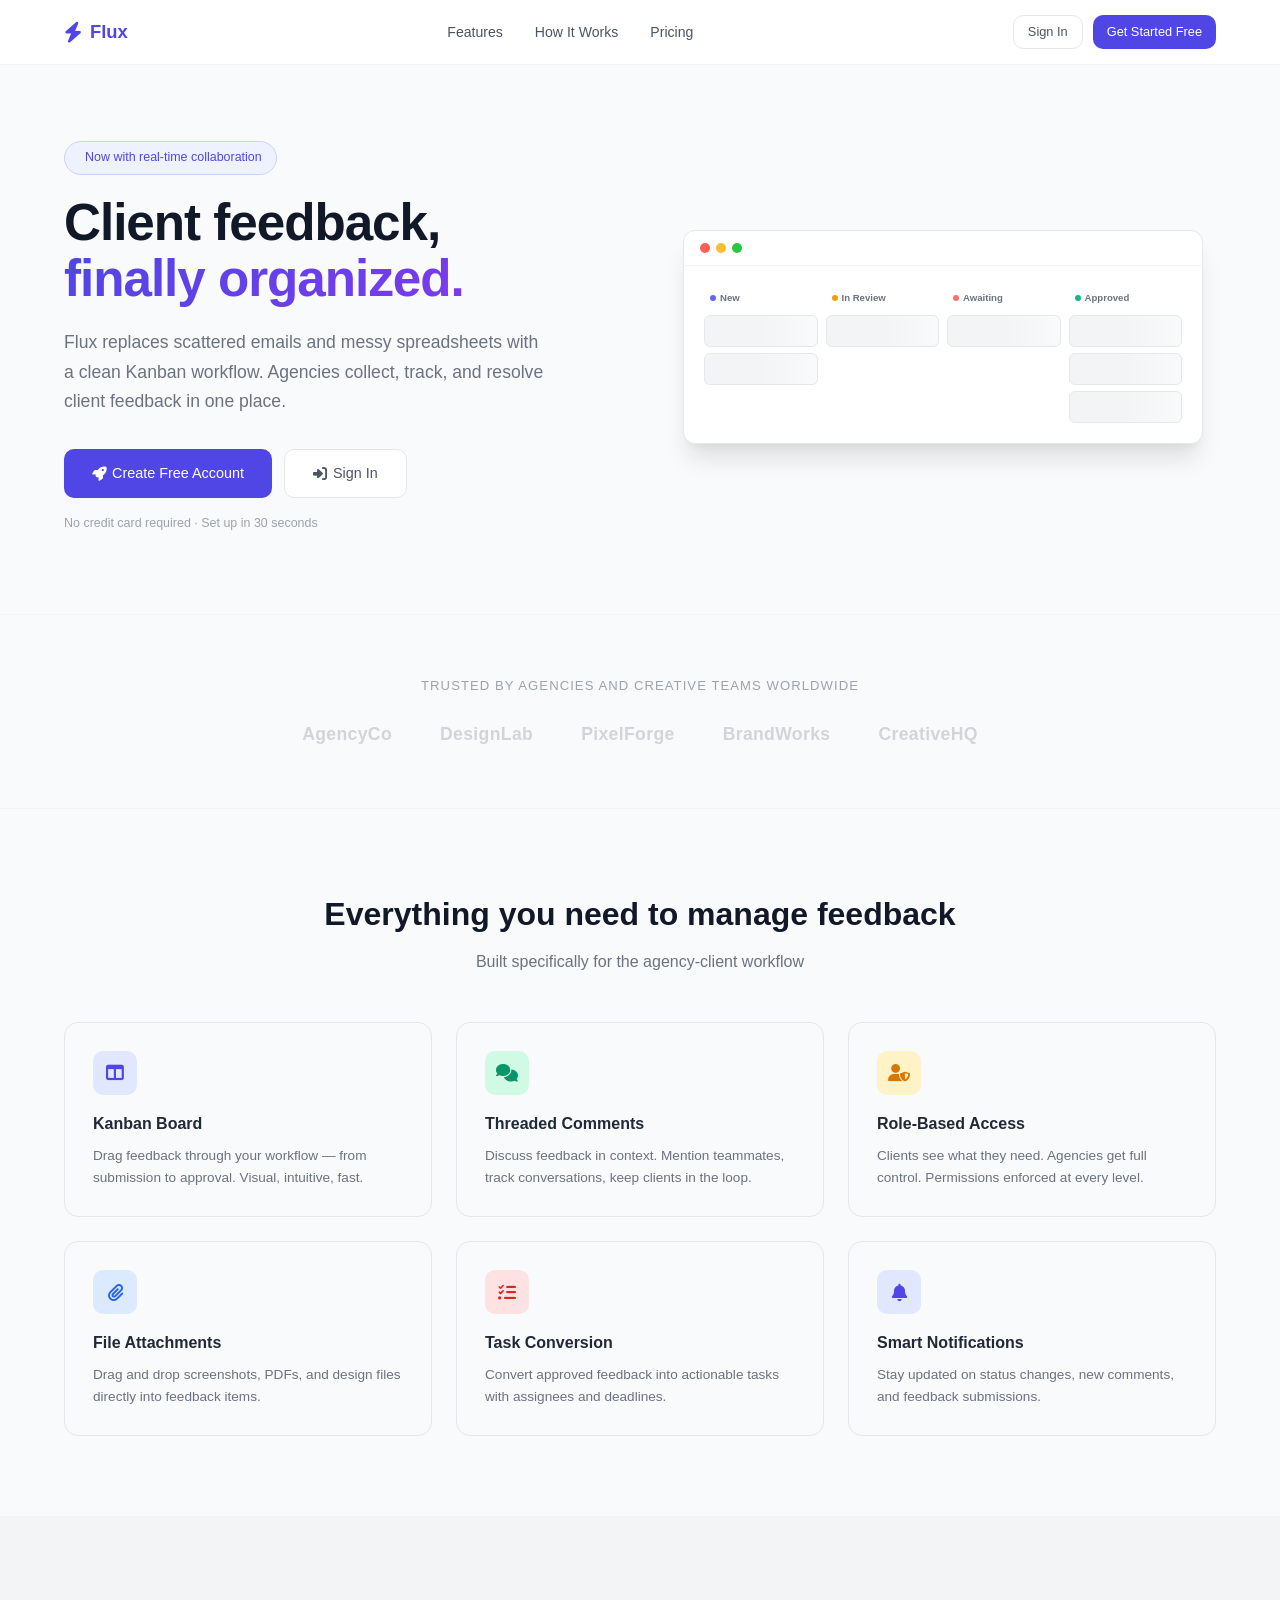
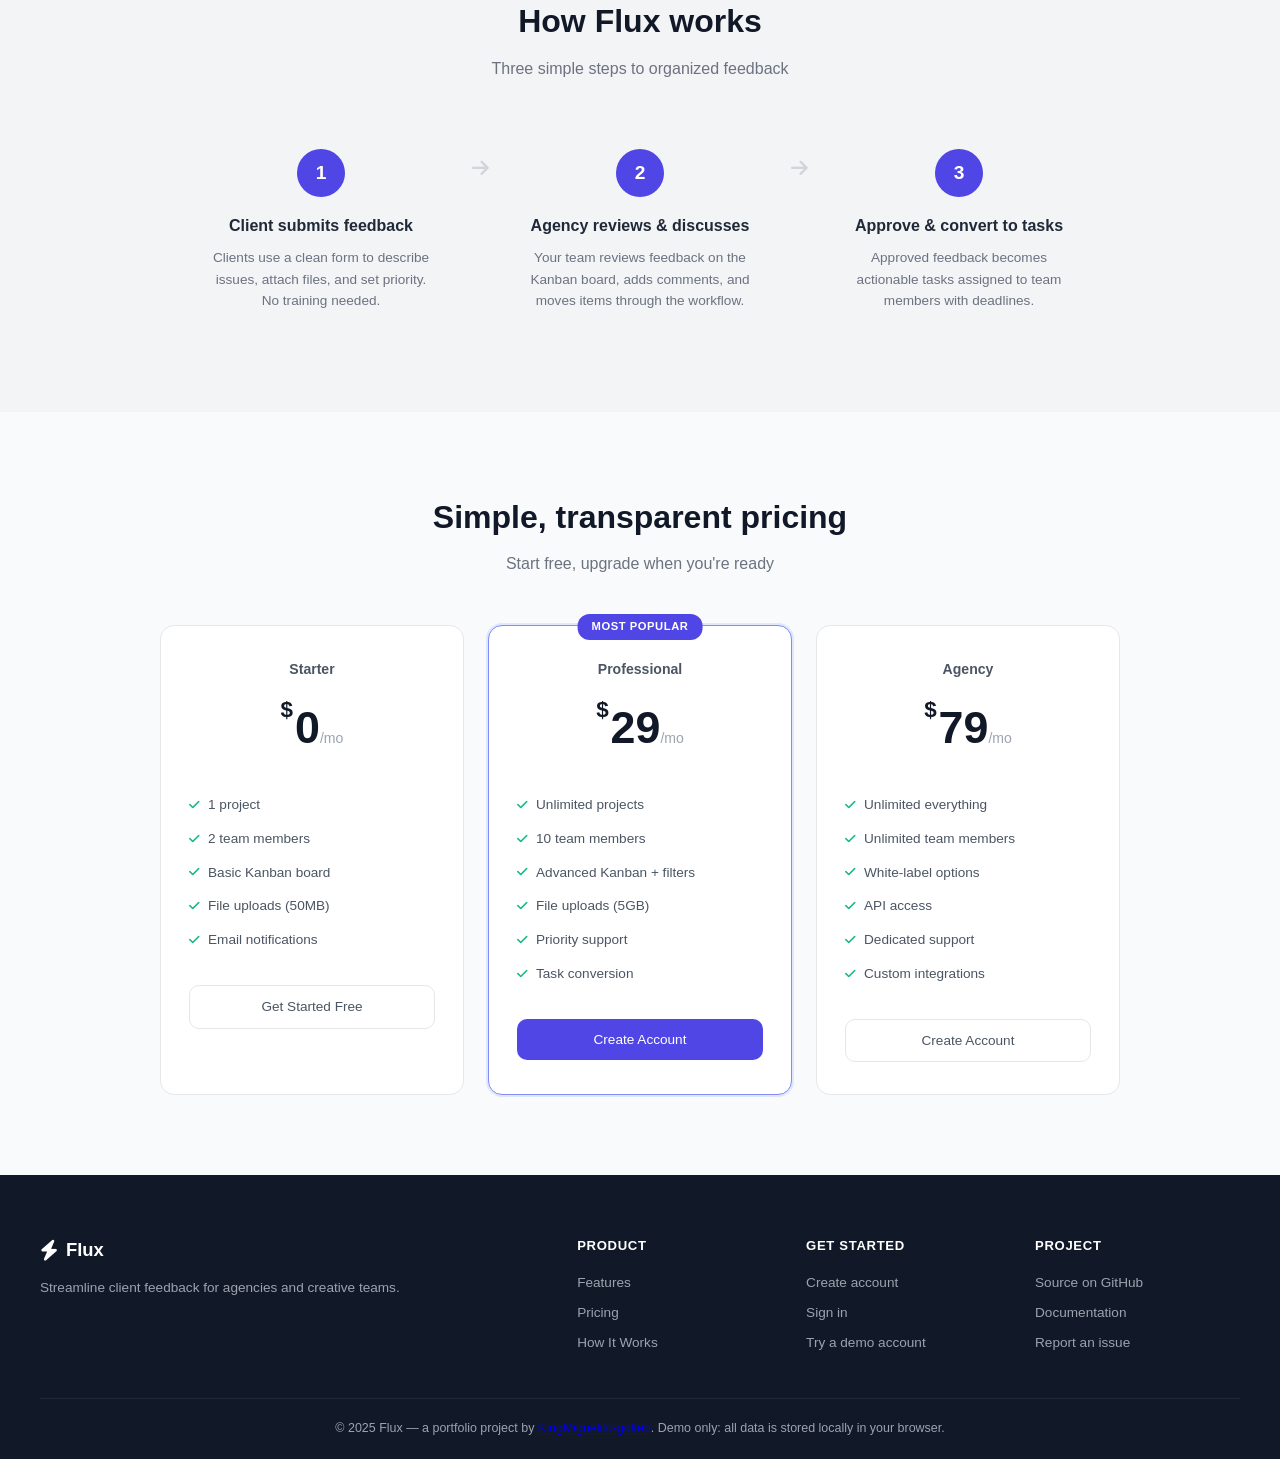
<file: index.html>
<!DOCTYPE html>
<html lang="en">
<head>
    <meta charset="UTF-8">
    <link rel="icon" type="image/svg+xml" href="data:image/svg+xml,<svg xmlns='http://www.w3.org/2000/svg' viewBox='0 0 100 100'><text y='.9em' font-size='90'>⚡</text></svg>">
    <meta name="viewport" content="width=device-width, initial-scale=1.0">
    <title>Flux — Feedback Portal</title>
    <meta name="description" content="Flux — A production-style SaaS client-agency feedback portal built with vanilla JavaScript.">

    <!-- Open Graph -->
    <meta property="og:title" content="Flux — Client-Agency Feedback Portal">
    <meta property="og:description" content="Production-style SaaS feedback management platform built with vanilla JS, HTML, and CSS. Zero dependencies.">
    <meta property="og:image" content="https://flux1-portal.vercel.app/screenshots/dashboard.png">
    <meta property="og:url" content="https://flux1-portal.vercel.app/">
    <meta property="og:type" content="website">

    <!-- Twitter Card -->
    <meta name="twitter:card" content="summary_large_image">
    <meta name="twitter:title" content="Flux — Client-Agency Feedback Portal">
    <meta name="twitter:description" content="SaaS feedback portal with Kanban, RBAC, analytics — zero dependencies.">
    <meta name="twitter:image" content="https://flux1-portal.vercel.app/screenshots/dashboard.png">

    <script>
        (function() {
            try {
                var session = localStorage.getItem('flux_session');
                if (session) {
                    window.location.replace('dashboard.html');
                } else {
                    window.location.replace('landing.html');
                }
            } catch(e) {
                window.location.replace('landing.html');
            }
        })();
    </script>
</head>
<body>
    <p>Redirecting...</p>
</body>
</html>
</file>
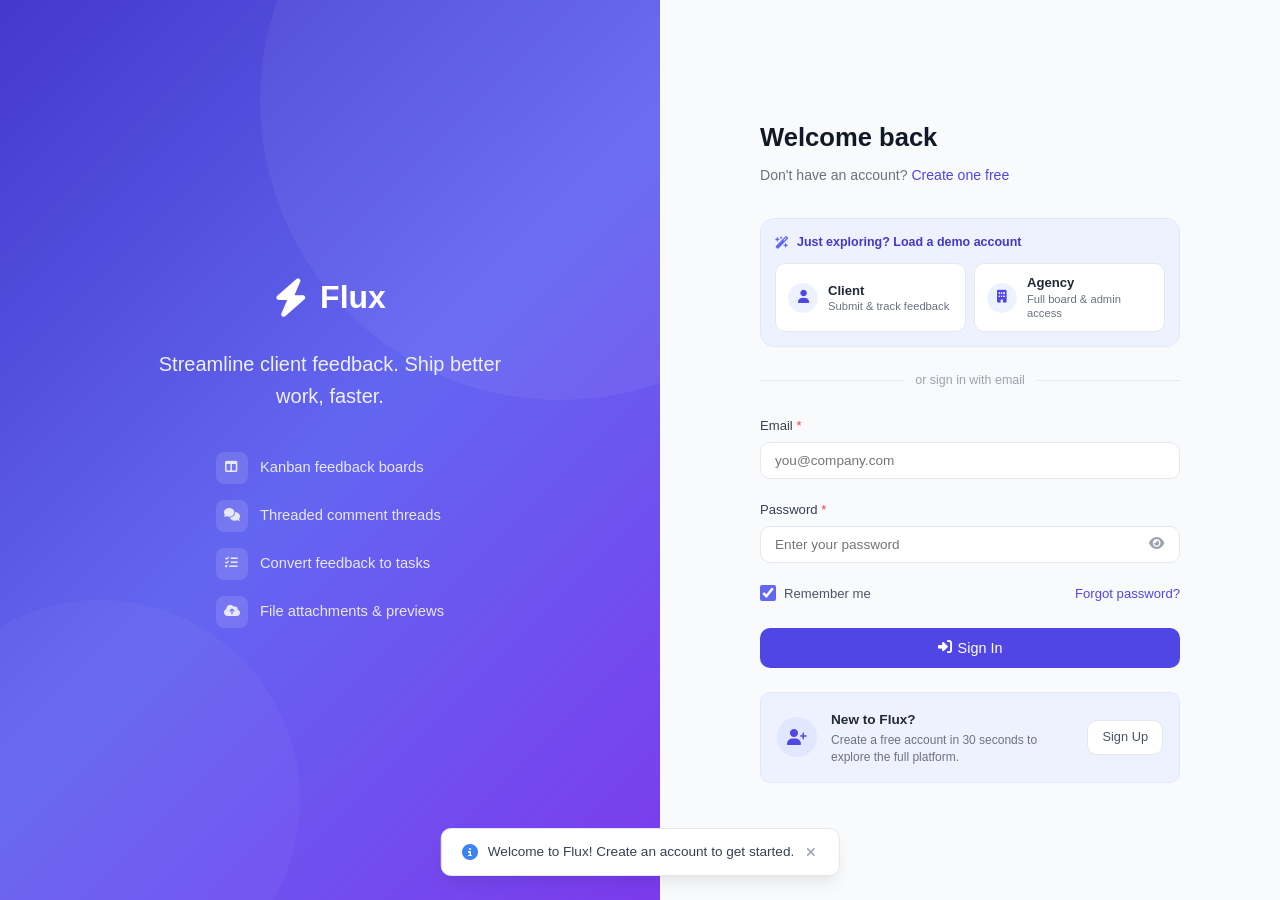
<file: account.html>
<!DOCTYPE html>
<html lang="en">
<head>
    <meta charset="UTF-8">
    <link rel="icon" type="image/svg+xml" href="data:image/svg+xml,<svg xmlns='http://www.w3.org/2000/svg' viewBox='0 0 100 100'><text y='.9em' font-size='90'>⚡</text></svg>">
    <meta name="viewport" content="width=device-width, initial-scale=1.0">
    <title>Flux — Account Settings</title>
    <meta name="description" content="Manage your Flux account settings, profile, security, and notification preferences.">

    <!-- Open Graph -->
    <meta property="og:title" content="Flux — Account Settings">
    <meta property="og:description" content="Manage your profile, security, and preferences in Flux.">
    <meta property="og:image" content="https://flux1-portal.vercel.app/screenshots/account.png">
    <meta property="og:url" content="https://flux1-portal.vercel.app/account">
    <meta property="og:type" content="website">

    <link rel="canonical" href="https://flux1-portal.vercel.app/account">
    <meta name="robots" content="noindex, nofollow">

    <!-- Stylesheets -->
    <link rel="stylesheet" href="css/common.css">
    <link rel="stylesheet" href="css/account.css">
    <link rel="stylesheet" href="https://cdnjs.cloudflare.com/ajax/libs/font-awesome/6.5.0/css/all.min.css">
</head>
<body>

<a href="#mainContent" class="skip-link">Skip to main content</a>

<!-- ===== SHARED HEADER ===== -->
<header class="flux-header" id="appHeader">
    <div class="flux-header-left">
        <a href="dashboard.html" class="flux-logo">
            <i class="fas fa-bolt"></i>
            <span>Flux</span>
        </a>
        <nav class="flux-nav" id="mainNav">
            <a href="dashboard.html" class="flux-nav-link">
                <i class="fas fa-columns"></i> Board
            </a>
            <a href="projects.html" class="flux-nav-link">
                <i class="fas fa-folder-open"></i> Projects
            </a>
            <a href="account.html" class="flux-nav-link active">
                <i class="fas fa-cog"></i> Settings
            </a>
        </nav>
    </div>
    <div class="flux-header-right">
        <!-- Notification bell -->
        <div class="flux-notif-wrapper" id="notifWrapper">
            <button class="flux-icon-btn" id="notifBell" type="button" title="Notifications" aria-label="Notifications" aria-haspopup="true" aria-expanded="false">
                <i class="fas fa-bell"></i>
                <span class="flux-notif-badge hidden" id="notifBadge">0</span>
            </button>
            <div class="flux-notif-dropdown hidden" id="notifDropdown">
                <div class="flux-notif-header">
                    <h3>Notifications</h3>
                    <button class="flux-notif-mark-all" id="markAllRead" type="button">Mark all read</button>
                </div>
                <div class="flux-notif-list" id="notifList"></div>
                <div class="flux-notif-empty hidden" id="notifEmpty">
                    <i class="fas fa-bell-slash"></i>
                    <p>No notifications</p>
                </div>
            </div>
        </div>
        <!-- User menu -->
        <div class="flux-user-menu" id="userMenu">
            <button class="flux-user-btn" id="userMenuBtn" type="button" aria-label="Account menu" aria-haspopup="true" aria-expanded="false">
                <div class="flux-avatar" id="headerAvatar">SC</div>
                <span class="flux-user-name" id="headerUserName">Sarah Chen</span>
                <i class="fas fa-chevron-down flux-user-chevron"></i>
            </button>
            <div class="flux-user-dropdown hidden" id="userDropdown">
                <div class="flux-user-dropdown-header">
                    <div class="flux-user-dropdown-name" id="dropdownName">Sarah Chen</div>
                    <div class="flux-user-dropdown-email" id="dropdownEmail">sarah@techco.com</div>
                </div>
                <a href="account.html" class="flux-user-dropdown-link">
                    <i class="fas fa-user-circle"></i> My Account
                </a>
                <a href="projects.html" class="flux-user-dropdown-link">
                    <i class="fas fa-folder-open"></i> Projects
                </a>
                <div class="flux-user-dropdown-divider"></div>
                <button class="flux-user-dropdown-link danger" id="logoutBtn" type="button">
                    <i class="fas fa-sign-out-alt"></i> Sign Out
                </button>
            </div>
        </div>
    </div>
</header>

<!-- ===== PAGE CONTENT ===== -->
<main class="flux-page" id="mainContent">
    <div class="flux-page-header">
        <h1>Account Settings</h1>
        <p>Manage your profile, security, and preferences</p>
    </div>

    <div class="flux-page-content">
        <div class="account-layout">
            <!-- Sidebar -->
            <aside class="account-sidebar">
                <nav class="account-sidebar-nav">
                    <button type="button" class="account-sidebar-link active" data-section="profile">
                        <i class="fas fa-user"></i> Profile
                    </button>
                    <button type="button" class="account-sidebar-link" data-section="security">
                        <i class="fas fa-shield-alt"></i> Security
                    </button>
                    <button type="button" class="account-sidebar-link" data-section="notifications">
                        <i class="fas fa-bell"></i> Notifications
                    </button>
                    <button type="button" class="account-sidebar-link" data-section="organization">
                        <i class="fas fa-building"></i> Organization
                    </button>
                    <button type="button" class="account-sidebar-link" data-section="danger">
                        <i class="fas fa-exclamation-triangle"></i> Danger Zone
                    </button>
                </nav>
            </aside>

            <!-- Sections -->
            <div class="account-sections" id="accountSections">

                <!-- PROFILE SECTION -->
                <section class="account-section flux-card" id="sectionProfile" data-section="profile">
                    <div class="flux-card-header">
                        <h3><i class="fas fa-user"></i> Profile Information</h3>
                        <p>Update your personal details and avatar</p>
                    </div>
                    <div class="flux-card-body">
                        <div class="account-avatar-area">
                            <div class="account-avatar-preview" id="avatarPreview">SC</div>
                            <div class="account-avatar-actions">
                                <button class="flux-btn flux-btn-secondary flux-btn-sm" id="uploadAvatarBtn">
                                    <i class="fas fa-camera"></i> Upload Photo
                                </button>
                                <button class="flux-btn flux-btn-sm" id="removeAvatarBtn" style="background:none;color:var(--gray-400);border:none;padding:4px 8px;font-size:0.78rem;">
                                    Remove
                                </button>
                                <input type="file" id="avatarInput" accept="image/*" hidden>
                                <p>JPG, PNG. Max 2MB.</p>
                            </div>
                        </div>

                        <form id="profileForm" novalidate>
                            <div class="flux-form-row">
                                <div class="flux-form-group">
                                    <label class="flux-form-label" for="profileFirstName">First name</label>
                                    <input class="flux-form-input" type="text" id="profileFirstName" value="Sarah">
                                </div>
                                <div class="flux-form-group">
                                    <label class="flux-form-label" for="profileLastName">Last name</label>
                                    <input class="flux-form-input" type="text" id="profileLastName" value="Chen">
                                </div>
                            </div>
                            <div class="flux-form-group">
                                <label class="flux-form-label" for="profileEmail">Email</label>
                                <input class="flux-form-input" type="email" id="profileEmail" value="sarah@techco.com">
                            </div>
                            <div class="flux-form-group">
                                <label class="flux-form-label" for="profileJobTitle">Job title</label>
                                <input class="flux-form-input" type="text" id="profileJobTitle" placeholder="e.g. Product Manager">
                            </div>
                        </form>
                    </div>
                    <div class="flux-card-footer">
                        <button class="flux-btn flux-btn-secondary" id="cancelProfile">Cancel</button>
                        <button class="flux-btn flux-btn-primary" id="saveProfile">
                            <i class="fas fa-check"></i> Save Changes
                        </button>
                    </div>
                </section>

                <!-- SECURITY SECTION -->
                <section class="account-section flux-card" id="sectionSecurity" data-section="security">
                    <div class="flux-card-header">
                        <h3><i class="fas fa-shield-alt"></i> Security</h3>
                        <p>Manage your password and account security</p>
                    </div>
                    <div class="flux-card-body">
                        <form id="securityForm" novalidate>
                            <div class="flux-form-group">
                                <label class="flux-form-label" for="currentPassword">Current password</label>
                                <div class="password-input-wrapper">
                                    <input class="flux-form-input" type="password" id="currentPassword" placeholder="Enter current password">
                                    <button type="button" class="password-toggle" data-target="currentPassword">
                                        <i class="fas fa-eye"></i>
                                    </button>
                                </div>
                            </div>
                            <div class="flux-form-row">
                                <div class="flux-form-group">
                                    <label class="flux-form-label" for="newPassword">New password</label>
                                    <div class="password-input-wrapper">
                                        <input class="flux-form-input" type="password" id="newPassword" placeholder="New password">
                                        <button type="button" class="password-toggle" data-target="newPassword">
                                            <i class="fas fa-eye"></i>
                                        </button>
                                    </div>
                                </div>
                                <div class="flux-form-group">
                                    <label class="flux-form-label" for="confirmPassword">Confirm password</label>
                                    <div class="password-input-wrapper">
                                        <input class="flux-form-input" type="password" id="confirmPassword" placeholder="Confirm password">
                                        <button type="button" class="password-toggle" data-target="confirmPassword">
                                            <i class="fas fa-eye"></i>
                                        </button>
                                    </div>
                                </div>
                            </div>
                            <div class="flux-form-hint">Password must be at least 8 characters with one number and one special character.</div>
                        </form>
                    </div>
                    <div class="flux-card-footer">
                        <button class="flux-btn flux-btn-primary" id="savePassword">
                            <i class="fas fa-lock"></i> Update Password
                        </button>
                    </div>
                </section>

                <!-- NOTIFICATION SETTINGS SECTION -->
                <section class="account-section flux-card" id="sectionNotifications" data-section="notifications">
                    <div class="flux-card-header">
                        <h3><i class="fas fa-bell"></i> Notification Preferences</h3>
                        <p>Choose how and when you receive notifications</p>
                    </div>
                    <div class="flux-card-body">
                        <div class="notification-setting-row">
                            <div class="notification-setting-info">
                                <h4>Email notifications</h4>
                                <p>Receive feedback updates via email</p>
                            </div>
                            <label class="flux-toggle">
                                <input type="checkbox" id="notifEmail" checked>
                                <span class="flux-toggle-slider"></span>
                            </label>
                        </div>
                        <div class="notification-setting-row">
                            <div class="notification-setting-info">
                                <h4>In-app notifications</h4>
                                <p>Show notifications in the bell icon dropdown</p>
                            </div>
                            <label class="flux-toggle">
                                <input type="checkbox" id="notifInApp" checked>
                                <span class="flux-toggle-slider"></span>
                            </label>
                        </div>
                        <div class="notification-setting-row">
                            <div class="notification-setting-info">
                                <h4>Comment replies</h4>
                                <p>Get notified when someone replies to your comments</p>
                            </div>
                            <label class="flux-toggle">
                                <input type="checkbox" id="notifReplies" checked>
                                <span class="flux-toggle-slider"></span>
                            </label>
                        </div>
                        <div class="notification-setting-row">
                            <div class="notification-setting-info">
                                <h4>Status changes</h4>
                                <p>Notify when feedback changes status</p>
                            </div>
                            <label class="flux-toggle">
                                <input type="checkbox" id="notifStatus" checked>
                                <span class="flux-toggle-slider"></span>
                            </label>
                        </div>
                        <div class="notification-setting-row">
                            <div class="notification-setting-info">
                                <h4>Weekly digest</h4>
                                <p>Receive a summary of activity every Monday</p>
                            </div>
                            <label class="flux-toggle">
                                <input type="checkbox" id="notifDigest">
                                <span class="flux-toggle-slider"></span>
                            </label>
                        </div>
                    </div>
                    <div class="flux-card-footer">
                        <button class="flux-btn flux-btn-primary" id="saveNotifications">
                            <i class="fas fa-check"></i> Save Preferences
                        </button>
                    </div>
                </section>

                <!-- ORGANIZATION SECTION -->
                <section class="account-section flux-card" id="sectionOrganization" data-section="organization">
                    <div class="flux-card-header">
                        <h3><i class="fas fa-building"></i> Organization</h3>
                        <p>Your team and organization settings</p>
                    </div>
                    <div class="flux-card-body">
                        <form id="orgForm" novalidate>
                            <div class="flux-form-group">
                                <label class="flux-form-label" for="orgName">Organization name</label>
                                <input class="flux-form-input" type="text" id="orgName" value="TechCo">
                            </div>
                            <div class="flux-form-group">
                                <label class="flux-form-label" for="orgRole">Your role</label>
                                <select class="flux-form-select" id="orgRole">
                                    <option value="client" selected>Client</option>
                                    <option value="agency">Agency</option>
                                </select>
                            </div>
                            <div class="flux-form-group">
                                <label class="flux-form-label" for="orgTeamName">Team name</label>
                                <input class="flux-form-input" type="text" id="orgTeamName" placeholder="e.g. Marketing Team">
                            </div>
                        </form>
                    </div>
                    <div class="flux-card-footer">
                        <button class="flux-btn flux-btn-primary" id="saveOrg">
                            <i class="fas fa-check"></i> Save Organization
                        </button>
                    </div>
                </section>

                <!-- DANGER ZONE -->
                <section class="account-section flux-card danger-zone" id="sectionDanger" data-section="danger">
                    <div class="flux-card-header">
                        <h3><i class="fas fa-exclamation-triangle"></i> Danger Zone</h3>
                    </div>
                    <div class="flux-card-body">
                        <div class="danger-item">
                            <div class="danger-item-info">
                                <h4>Export account data</h4>
                                <p>Download all your feedback and settings</p>
                            </div>
                            <button class="flux-btn flux-btn-secondary flux-btn-sm" id="exportData">
                                <i class="fas fa-download"></i> Export
                            </button>
                        </div>
                        <div class="danger-item">
                            <div class="danger-item-info">
                                <h4>Delete all data</h4>
                                <p>Remove all feedback, projects and settings permanently</p>
                            </div>
                            <button class="flux-btn flux-btn-danger flux-btn-sm" id="deleteAllData">
                                <i class="fas fa-trash"></i> Delete All
                            </button>
                        </div>
                        <div class="danger-item">
                            <div class="danger-item-info">
                                <h4>Delete account</h4>
                                <p>Permanently delete your Flux account</p>
                            </div>
                            <button class="flux-btn flux-btn-danger flux-btn-sm" id="deleteAccount">
                                <i class="fas fa-user-times"></i> Delete Account
                            </button>
                        </div>
                    </div>
                </section>

            </div>
        </div>
    </div>
</main>

<div class="flux-toast-container" id="toastContainer"></div>
<script src="js/ui/splash.js"></script>
<script src="js/core/storage.js" defer></script>
<script src="js/core/api.js" defer></script>
<script src="js/ui/toast.js" defer></script>
<script src="js/ui/nav.js" defer></script>
<script src="js/ui/notifications.js" defer></script>
<script src="js/pages/account.js" defer></script>
</body>
</html>
</file>
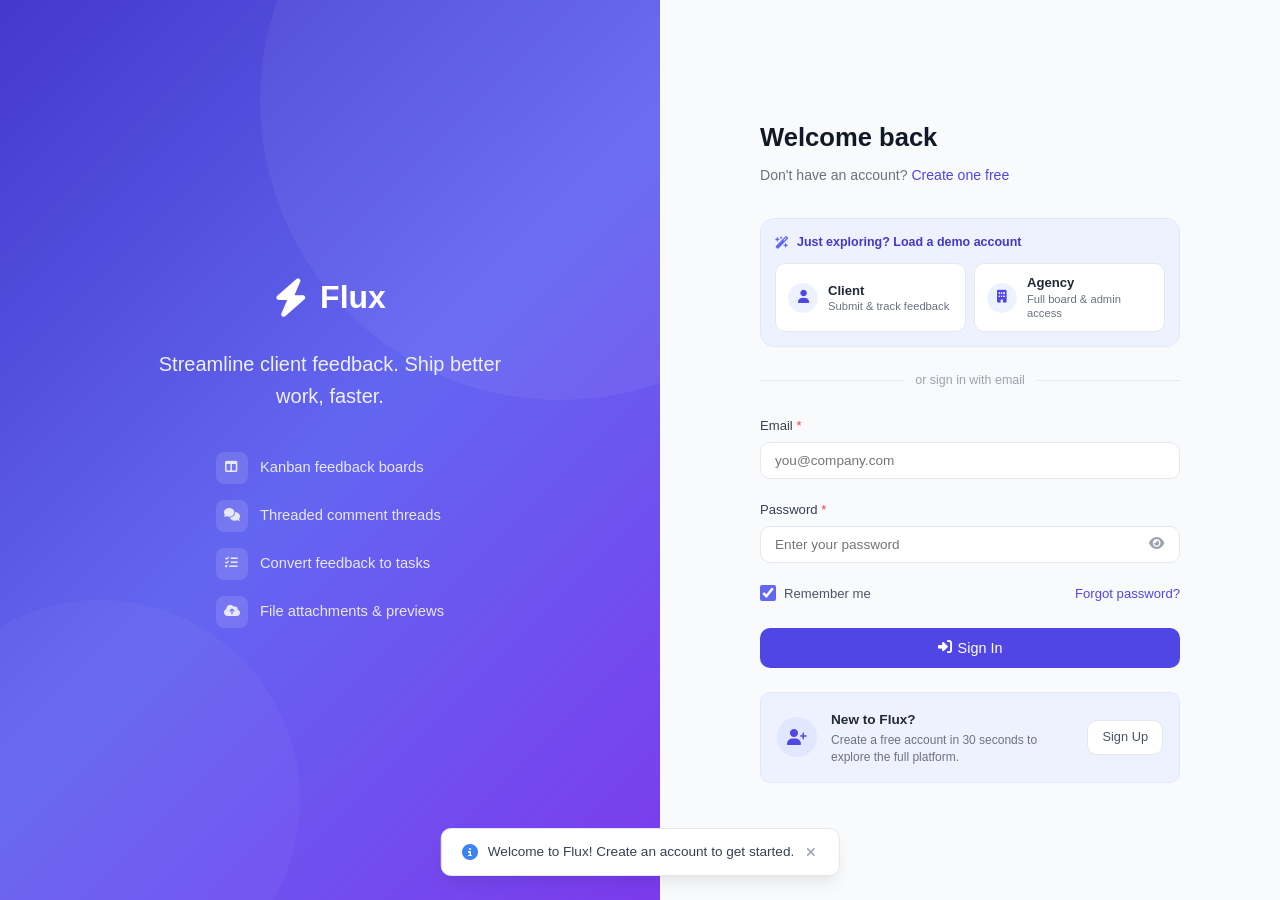
<file: dashboard.html>
<!DOCTYPE html>
<html lang="en">
<head>
    <meta charset="UTF-8">
    <link rel="icon" type="image/svg+xml" href="data:image/svg+xml,<svg xmlns='http://www.w3.org/2000/svg' viewBox='0 0 100 100'><text y='.9em' font-size='90'>⚡</text></svg>">
    <meta name="viewport" content="width=device-width, initial-scale=1.0">
    <title>Flux — Dashboard</title>
    <meta name="description" content="Flux feedback dashboard — Kanban board for managing client feedback with drag-and-drop, comments, and analytics.">

    <!-- Open Graph -->
    <meta property="og:title" content="Flux — Feedback Dashboard">
    <meta property="og:description" content="Kanban-style feedback management with role-based access, threaded comments, and analytics.">
    <meta property="og:image" content="https://flux1-portal.vercel.app/screenshots/dashboard.png">
    <meta property="og:url" content="https://flux1-portal.vercel.app/dashboard">
    <meta property="og:type" content="website">

    <link rel="canonical" href="https://flux1-portal.vercel.app/dashboard">
    <meta name="robots" content="noindex, nofollow">

    <!-- Stylesheets -->
    <link rel="stylesheet" href="css/common.css">
    <link rel="stylesheet" href="css/styles.css">
    <link rel="stylesheet" href="https://cdnjs.cloudflare.com/ajax/libs/font-awesome/6.5.0/css/all.min.css">
</head>
<body>

<a href="#kanbanWrapper" class="skip-link">Skip to main content</a>

<!-- ===== HEADER ===== -->
<header class="flux-header" id="appHeader">
    <div class="flux-header-left">
        <a href="dashboard.html" class="flux-logo">
            <i class="fas fa-bolt"></i>
            <span>Flux</span>
        </a>
        <nav class="flux-nav" id="mainNav">
            <a href="dashboard.html" class="flux-nav-link active">
                <i class="fas fa-columns"></i> Board
            </a>
            <!-- RBAC: Projects link is agency-only -->
            <a href="projects.html" class="flux-nav-link agency-only">
                <i class="fas fa-folder-open"></i> Projects
            </a>
            <a href="account.html" class="flux-nav-link">
                <i class="fas fa-cog"></i> Settings
            </a>
        </nav>

        <div class="project-selector" id="projectSelector">
            <i class="fas fa-folder-open"></i>
            <span id="currentProject">Loading…</span>
            <i class="fas fa-chevron-down"></i>
        </div>

        <!-- RBAC: Role badge shown in header -->
        <div id="roleBadgeContainer"></div>
    </div>

    <div class="header-center">
        <div class="search-bar" id="searchBar">
            <i class="fas fa-search search-icon"></i>
            <input type="text" id="searchInput" placeholder="Search feedback… (F)" autocomplete="off">
            <span class="search-shortcut" id="searchShortcutHint">F</span>
            <button class="search-clear hidden" id="searchClear" title="Clear search">
                <i class="fas fa-times"></i>
            </button>
        </div>
    </div>

    <div class="flux-header-right">
        <!-- RBAC: Filters are available to both roles -->
        <div class="filter-group" id="filterGroup">
            <div class="filter-dropdown" id="filterType">
                <button class="filter-btn" id="filterTypeBtn">
                    <i class="fas fa-tag"></i><span>Type</span><i class="fas fa-chevron-down"></i>
                </button>
                <div class="filter-menu hidden" id="filterTypeMenu">
                    <div class="filter-menu-header">Filter by Type</div>
                    <label class="filter-option"><input type="checkbox" value="design" checked> Design</label>
                    <label class="filter-option"><input type="checkbox" value="technical" checked> Technical</label>
                    <label class="filter-option"><input type="checkbox" value="copy" checked> Copy/Text</label>
                    <label class="filter-option"><input type="checkbox" value="bug" checked> Bug Report</label>
                    <div class="filter-menu-actions">
                        <button class="filter-action" data-action="all">All</button>
                        <button class="filter-action" data-action="none">None</button>
                    </div>
                </div>
            </div>
            <div class="filter-dropdown" id="filterPriority">
                <button class="filter-btn" id="filterPriorityBtn">
                    <i class="fas fa-flag"></i><span>Priority</span><i class="fas fa-chevron-down"></i>
                </button>
                <div class="filter-menu hidden" id="filterPriorityMenu">
                    <div class="filter-menu-header">Filter by Priority</div>
                    <label class="filter-option"><input type="checkbox" value="urgent" checked> Urgent</label>
                    <label class="filter-option"><input type="checkbox" value="high" checked> High</label>
                    <label class="filter-option"><input type="checkbox" value="normal" checked> Normal</label>
                    <label class="filter-option"><input type="checkbox" value="low" checked> Low</label>
                    <div class="filter-menu-actions">
                        <button class="filter-action" data-action="all">All</button>
                        <button class="filter-action" data-action="none">None</button>
                    </div>
                </div>
            </div>
            <button class="filter-reset hidden" id="filterReset" title="Reset all filters">
                <i class="fas fa-times-circle"></i><span>Reset</span>
            </button>
        </div>

        <!-- Notification bell -->
        <div class="flux-notif-wrapper" id="notifWrapper">
            <button class="flux-icon-btn" id="notifBell" type="button" title="Notifications" aria-label="Notifications" aria-haspopup="true" aria-expanded="false">
                <i class="fas fa-bell"></i>
                <span class="flux-notif-badge hidden" id="notifBadge">0</span>
            </button>
            <div class="flux-notif-dropdown hidden" id="notifDropdown">
                <div class="flux-notif-header">
                    <h3>Notifications</h3>
                    <button class="flux-notif-mark-all" id="markAllRead" type="button">Mark all read</button>
                </div>
                <div class="flux-notif-list" id="notifList"></div>
                <div class="flux-notif-empty hidden" id="notifEmpty">
                    <i class="fas fa-bell-slash"></i><p>No notifications</p>
                </div>
            </div>
        </div>

        <!-- RBAC: View mode switch — agency-only class on the Agency button -->
        <div class="view-switch" id="viewSwitch">
            <button class="view-btn active" data-view="client" id="clientViewBtn">
                <i class="fas fa-user"></i> Client View
            </button>
            <!-- RBAC: Agency view button hidden for client role -->
            <button class="view-btn agency-only" data-view="agency" id="agencyViewBtn">
                <i class="fas fa-building"></i> Agency View
            </button>
        </div>

        <!-- User menu -->
        <div class="flux-user-menu" id="userMenu">
            <button class="flux-user-btn" id="userMenuBtn" type="button" aria-label="Account menu" aria-haspopup="true" aria-expanded="false">
                <div class="flux-avatar" id="headerAvatar">SC</div>
                <span class="flux-user-name" id="headerUserName">Sarah Chen</span>
                <i class="fas fa-chevron-down flux-user-chevron"></i>
            </button>
            <div class="flux-user-dropdown hidden" id="userDropdown">
                <div class="flux-user-dropdown-header">
                    <div class="flux-user-dropdown-name" id="dropdownName">Sarah Chen</div>
                    <div class="flux-user-dropdown-email" id="dropdownEmail">sarah@techco.com</div>
                </div>
                <a href="account.html" class="flux-user-dropdown-link">
                    <i class="fas fa-user-circle"></i> My Account
                </a>
                <!-- RBAC: Projects link agency-only in dropdown too -->
                <a href="projects.html" class="flux-user-dropdown-link agency-only">
                    <i class="fas fa-folder-open"></i> Projects
                </a>
                <div class="flux-user-dropdown-divider"></div>
                <button class="flux-user-dropdown-link danger" id="logoutBtn" type="button">
                    <i class="fas fa-sign-out-alt"></i> Sign Out
                </button>
            </div>
        </div>
    </div>
</header>

<!-- ===== DASHBOARD METRICS ===== -->
<section class="dashboard-metrics" id="dashboardMetrics">
    <div class="metric-card">
        <div class="metric-icon total"><i class="fas fa-comments"></i></div>
        <div class="metric-data">
            <span class="metric-value" id="metricTotal">0</span>
            <span class="metric-label">Total Feedback</span>
        </div>
    </div>
    <div class="metric-card">
        <div class="metric-icon resolved"><i class="fas fa-check-circle"></i></div>
        <div class="metric-data">
            <span class="metric-value" id="metricResolved">0</span>
            <span class="metric-label">Resolved</span>
        </div>
    </div>
    <div class="metric-card">
        <div class="metric-icon pending"><i class="fas fa-clock"></i></div>
        <div class="metric-data">
            <span class="metric-value" id="metricPending">0</span>
            <span class="metric-label">Pending</span>
        </div>
    </div>
    <div class="metric-card">
        <div class="metric-icon files"><i class="fas fa-paperclip"></i></div>
        <div class="metric-data">
            <span class="metric-value" id="metricFiles">0</span>
            <span class="metric-label">Files Attached</span>
        </div>
    </div>
</section>
<!-- ===== ANALYTICS PANEL (expandable) ===== -->
<div class="analytics-panel" id="analyticsPanel">
    <button class="analytics-toggle" id="analyticsToggle">
        <i class="fas fa-chart-bar"></i>
        <span>Analytics</span>
        <i class="fas fa-chevron-down analytics-chevron" id="analyticsChevron"></i>
    </button>
    <div class="analytics-content hidden" id="analyticsContent">
        <div class="analytics-grid">
            <!-- Resolution Rate -->
            <div class="analytics-card">
                <div class="analytics-card-header">
                    <h4>Resolution Rate</h4>
                    <span class="analytics-trend up" id="analyticsTrend">
                        <i class="fas fa-arrow-up"></i> 12%
                    </span>
                </div>
                <div class="analytics-ring-container">
                    <svg class="analytics-ring" viewBox="0 0 100 100">
                        <circle class="ring-bg" cx="50" cy="50" r="42" />
                        <circle class="ring-fill" cx="50" cy="50" r="42"
                                id="resolutionRing"
                                stroke-dasharray="264"
                                stroke-dashoffset="264" />
                    </svg>
                    <div class="ring-label" id="resolutionPercent">0%</div>
                </div>
                <p class="analytics-sub">of feedback has been resolved</p>
            </div>

            <!-- Feedback by Type -->
            <div class="analytics-card">
                <div class="analytics-card-header">
                    <h4>Feedback by Type</h4>
                </div>
                <div class="analytics-bars" id="feedbackByType">
                    <!-- rendered by JS -->
                </div>
            </div>

            <!-- Feedback by Priority -->
            <div class="analytics-card">
                <div class="analytics-card-header">
                    <h4>By Priority</h4>
                </div>
                <div class="analytics-bars" id="feedbackByPriority">
                    <!-- rendered by JS -->
                </div>
            </div>

            <!-- Average Resolution Time -->
            <div class="analytics-card">
                <div class="analytics-card-header">
                    <h4>Avg. Resolution Time</h4>
                </div>
                <div class="analytics-big-number" id="avgResolutionTime">
                    <span class="big-num">—</span>
                    <span class="big-unit">days</span>
                </div>
                <div class="analytics-mini-stats" id="miniStats">
                    <!-- rendered by JS -->
                </div>
            </div>
        </div>
    </div>
</div>

<!-- RBAC: Bulk actions bar — entire bar is agency-only -->
<div class="bulk-actions-bar hidden agency-only" id="bulkActionsBar">
    <div class="bulk-info">
        <i class="fas fa-check-square"></i>
        <span id="bulkCount">0</span> items selected
    </div>
    <div class="bulk-btns">
        <button class="bulk-btn approve" id="bulkApprove"><i class="fas fa-check"></i> Approve</button>
        <button class="bulk-btn convert" id="bulkConvert"><i class="fas fa-tasks"></i> Convert</button>
        <button class="bulk-btn delete" id="bulkDelete"><i class="fas fa-trash"></i> Delete</button>
        <button class="bulk-btn deselect" id="bulkDeselect"><i class="fas fa-times"></i> Deselect</button>
    </div>
</div>

<!-- ===== KANBAN BOARD ===== -->
<main class="kanban-wrapper" id="kanbanWrapper">
    <div class="kanban-board" id="kanbanBoard">
        <div class="kanban-column" data-status="new" id="columnNew">
            <div class="column-header"><div class="column-title"><span class="column-dot new"></span><h2>New Feedback</h2><span class="column-count" id="countNew">0</span></div></div>
            <div class="column-cards" id="cardsNew"></div>
        </div>
        <div class="kanban-column" data-status="review" id="columnReview">
            <div class="column-header"><div class="column-title"><span class="column-dot review"></span><h2>In Review</h2><span class="column-count" id="countReview">0</span></div></div>
            <div class="column-cards" id="cardsReview"></div>
        </div>
        <div class="kanban-column" data-status="awaiting" id="columnAwaiting">
            <div class="column-header"><div class="column-title"><span class="column-dot awaiting"></span><h2>Awaiting Client</h2><span class="column-count" id="countAwaiting">0</span></div></div>
            <div class="column-cards" id="cardsAwaiting"></div>
        </div>
        <div class="kanban-column" data-status="approved" id="columnApproved">
            <div class="column-header"><div class="column-title"><span class="column-dot approved"></span><h2>Approved</h2><span class="column-count" id="countApproved">0</span></div></div>
            <div class="column-cards" id="cardsApproved"></div>
        </div>
    </div>
</main>

<!-- FAB — Submit feedback (available to BOTH roles) -->
<button class="fab" id="fabNewFeedback" type="button" title="Submit new feedback (N)" aria-label="Submit new feedback"><i class="fas fa-plus"></i></button>

<!-- ===== MODAL: Submit Feedback ===== -->
<div class="modal-overlay hidden" id="modalSubmitFeedback">
    <div class="modal" role="dialog">
        <div class="modal-header">
            <h2><i class="fas fa-paper-plane"></i> Submit Feedback</h2>
            <button class="modal-close" id="closeSubmitModal"><i class="fas fa-times"></i></button>
        </div>
        <div class="modal-body">
            <form id="feedbackForm" novalidate>
                <div class="form-group">
                    <label for="feedbackTitle">Title <span class="required">*</span></label>
                    <input type="text" id="feedbackTitle" placeholder="Brief summary" required maxlength="120">
                    <span class="char-count"><span id="titleCharCount">0</span>/120</span>
                </div>
                <div class="form-group">
                    <label>Feedback Type <span class="required">*</span></label>
                    <div class="radio-group" id="feedbackTypeGroup">
                        <label class="radio-card"><input type="radio" name="feedbackType" value="design"><div class="radio-card-content"><i class="fas fa-palette"></i><span>Design</span></div></label>
                        <label class="radio-card"><input type="radio" name="feedbackType" value="technical"><div class="radio-card-content"><i class="fas fa-code"></i><span>Technical</span></div></label>
                        <label class="radio-card"><input type="radio" name="feedbackType" value="copy"><div class="radio-card-content"><i class="fas fa-font"></i><span>Copy/Text</span></div></label>
                        <label class="radio-card"><input type="radio" name="feedbackType" value="bug"><div class="radio-card-content"><i class="fas fa-bug"></i><span>Bug Report</span></div></label>
                    </div>
                </div>
                <div class="form-group">
                    <label for="feedbackPriority">Priority</label>
                    <select id="feedbackPriority"><option value="low">Low</option><option value="normal" selected>Normal</option><option value="high">High</option><option value="urgent">Urgent</option></select>
                </div>
                <div class="form-group">
                    <label for="feedbackDescription">Description <span class="required">*</span></label>
                    <textarea id="feedbackDescription" rows="4" placeholder="Detailed feedback…" required></textarea>
                </div>
                <div class="form-group">
                    <label>Attachments</label>
                    <div class="file-upload-area" id="fileUploadArea">
                        <i class="fas fa-cloud-upload-alt"></i>
                        <p>Drag & drop or <span class="file-browse">browse</span></p>
                        <small>PDF, PNG, JPG, PSD, AI — Max 10MB</small>
                        <input type="file" id="fileInput" multiple accept=".pdf,.png,.jpg,.jpeg,.psd,.ai" hidden>
                    </div>
                    <div class="file-preview-list" id="filePreviewList"></div>
                </div>
            </form>
        </div>
        <div class="modal-footer">
            <button class="btn btn-secondary" id="cancelSubmitFeedback">Cancel</button>
            <button class="btn btn-primary" id="submitFeedback"><i class="fas fa-paper-plane"></i> Submit Feedback</button>
        </div>
    </div>
</div>

<!-- ===== MODAL: Feedback Detail ===== -->
<div class="modal-overlay hidden" id="modalFeedbackDetail">
    <div class="modal modal-large" role="dialog">
        <div class="modal-header">
            <h2><i class="fas fa-comment-dots"></i> <span id="detailTitle">Feedback Detail</span></h2>
            <button class="modal-close" id="closeDetailModal"><i class="fas fa-times"></i></button>
        </div>
        <div class="modal-body detail-body">
            <div class="detail-left">
                <div class="detail-meta">
                    <div class="detail-meta-row"><span class="meta-label">Status</span><span class="status-badge" id="detailStatus">New</span></div>
                    <div class="detail-meta-row"><span class="meta-label">Type</span><span class="type-tag" id="detailType">Design</span></div>
                    <div class="detail-meta-row"><span class="meta-label">Priority</span><span class="priority-badge" id="detailPriority">Normal</span></div>
                    <div class="detail-meta-row"><span class="meta-label">Client</span><span id="detailClient">TechCo</span></div>
                    <div class="detail-meta-row"><span class="meta-label">Submitted</span><span id="detailTimestamp">—</span></div>
                </div>

                <!-- RBAC: Status changer — agency-only -->
                <div class="detail-status-changer agency-only" id="detailStatusChanger">
                    <label class="flux-form-label">Change Status</label>
                    <select class="flux-form-select" id="detailStatusSelect">
                        <option value="new">New Feedback</option>
                        <option value="review">In Review</option>
                        <option value="awaiting">Awaiting Client</option>
                        <option value="approved">Approved</option>
                    </select>
                </div>

                <div class="detail-description"><h4>Description</h4><p id="detailDescription">—</p></div>
                <div class="detail-files" id="detailFilesSection"><h4>Attachments</h4><div class="detail-file-list" id="detailFileList"></div></div>
                <div class="detail-history"><h4><i class="fas fa-history"></i> Status History</h4><div class="history-timeline" id="detailHistory"></div></div>
            </div>
            <div class="detail-right">
                <div class="comments-section">
                    <h4><i class="fas fa-comments"></i> Comments</h4>
                    <div class="comments-thread" id="commentsThread"></div>
                    <div class="comment-input-area">
                        <div class="comment-input-row">
                            <div class="comment-avatar client" id="commentAvatar">SC</div>
                            <textarea id="commentInput" placeholder="Write a comment…" rows="3"></textarea>
                        </div>
                        <div class="comment-actions">
                            <button class="btn btn-sm btn-primary" id="postComment"><i class="fas fa-paper-plane"></i> Post Comment</button>
                        </div>
                    </div>
                </div>
            </div>
        </div>
    </div>
</div>

<!-- RBAC: Convert Task modal — agency-only (entire modal) -->
<div class="modal-overlay hidden agency-only" id="modalConvertTask">
    <div class="modal" role="dialog">
        <div class="modal-header">
            <h2><i class="fas fa-tasks"></i> Convert to Task</h2>
            <button class="modal-close" id="closeConvertModal"><i class="fas fa-times"></i></button>
        </div>
        <div class="modal-body">
            <form id="convertTaskForm" novalidate>
                <div class="form-group"><label for="taskTitle">Task Title <span class="required">*</span></label><input type="text" id="taskTitle" placeholder="Task title" required></div>
                <div class="form-group"><label for="taskAssignee">Assign To</label><select id="taskAssignee"><option value="">— Select —</option><option value="alex">Alex (Designer)</option><option value="jordan">Jordan (Developer)</option><option value="sam">Sam (PM)</option><option value="taylor">Taylor (QA)</option></select></div>
                <div class="form-row">
                    <div class="form-group"><label for="taskDeadline">Deadline</label><input type="date" id="taskDeadline"></div>
                    <div class="form-group"><label for="taskHours">Est. Hours</label><input type="number" id="taskHours" min="0" step="0.5" placeholder="0"></div>
                </div>
            </form>
        </div>
        <div class="modal-footer">
            <button class="btn btn-secondary" id="cancelConvertTask">Cancel</button>
            <button class="btn btn-primary" id="confirmConvertTask"><i class="fas fa-check"></i> Create Task</button>
        </div>
    </div>
</div>

<!-- Shortcuts help -->
<div class="shortcuts-help hidden" id="shortcutsHelp">
    <div class="shortcuts-content">
        <h3><i class="fas fa-keyboard"></i> Keyboard Shortcuts</h3>
        <div class="shortcut-row"><kbd>N</kbd> New feedback</div>
        <div class="shortcut-row"><kbd>F</kbd> Focus search</div>
        <div class="shortcut-row"><kbd>Esc</kbd> Close modal</div>
        <div class="shortcut-row"><kbd>?</kbd> Toggle shortcuts</div>
        <!-- RBAC: These shortcuts only shown to agency -->
        <div class="shortcut-row agency-only"><kbd>1</kbd> Client view</div>
        <div class="shortcut-row agency-only"><kbd>2</kbd> Agency view</div>
    </div>
</div>

<!-- Toast -->
<div class="flux-toast-container" id="toastContainer"></div>

<!-- Scripts -->
<script src="js/ui/splash.js"></script>
<script src="js/core/storage.js" defer></script>
<script src="js/core/api.js" defer></script>
<script src="js/ui/toast.js" defer></script>
<script src="js/ui/nav.js" defer></script>
<script src="js/ui/notifications.js" defer></script>
<script src="js/app.js" defer></script>
</body>
</html>
</file>
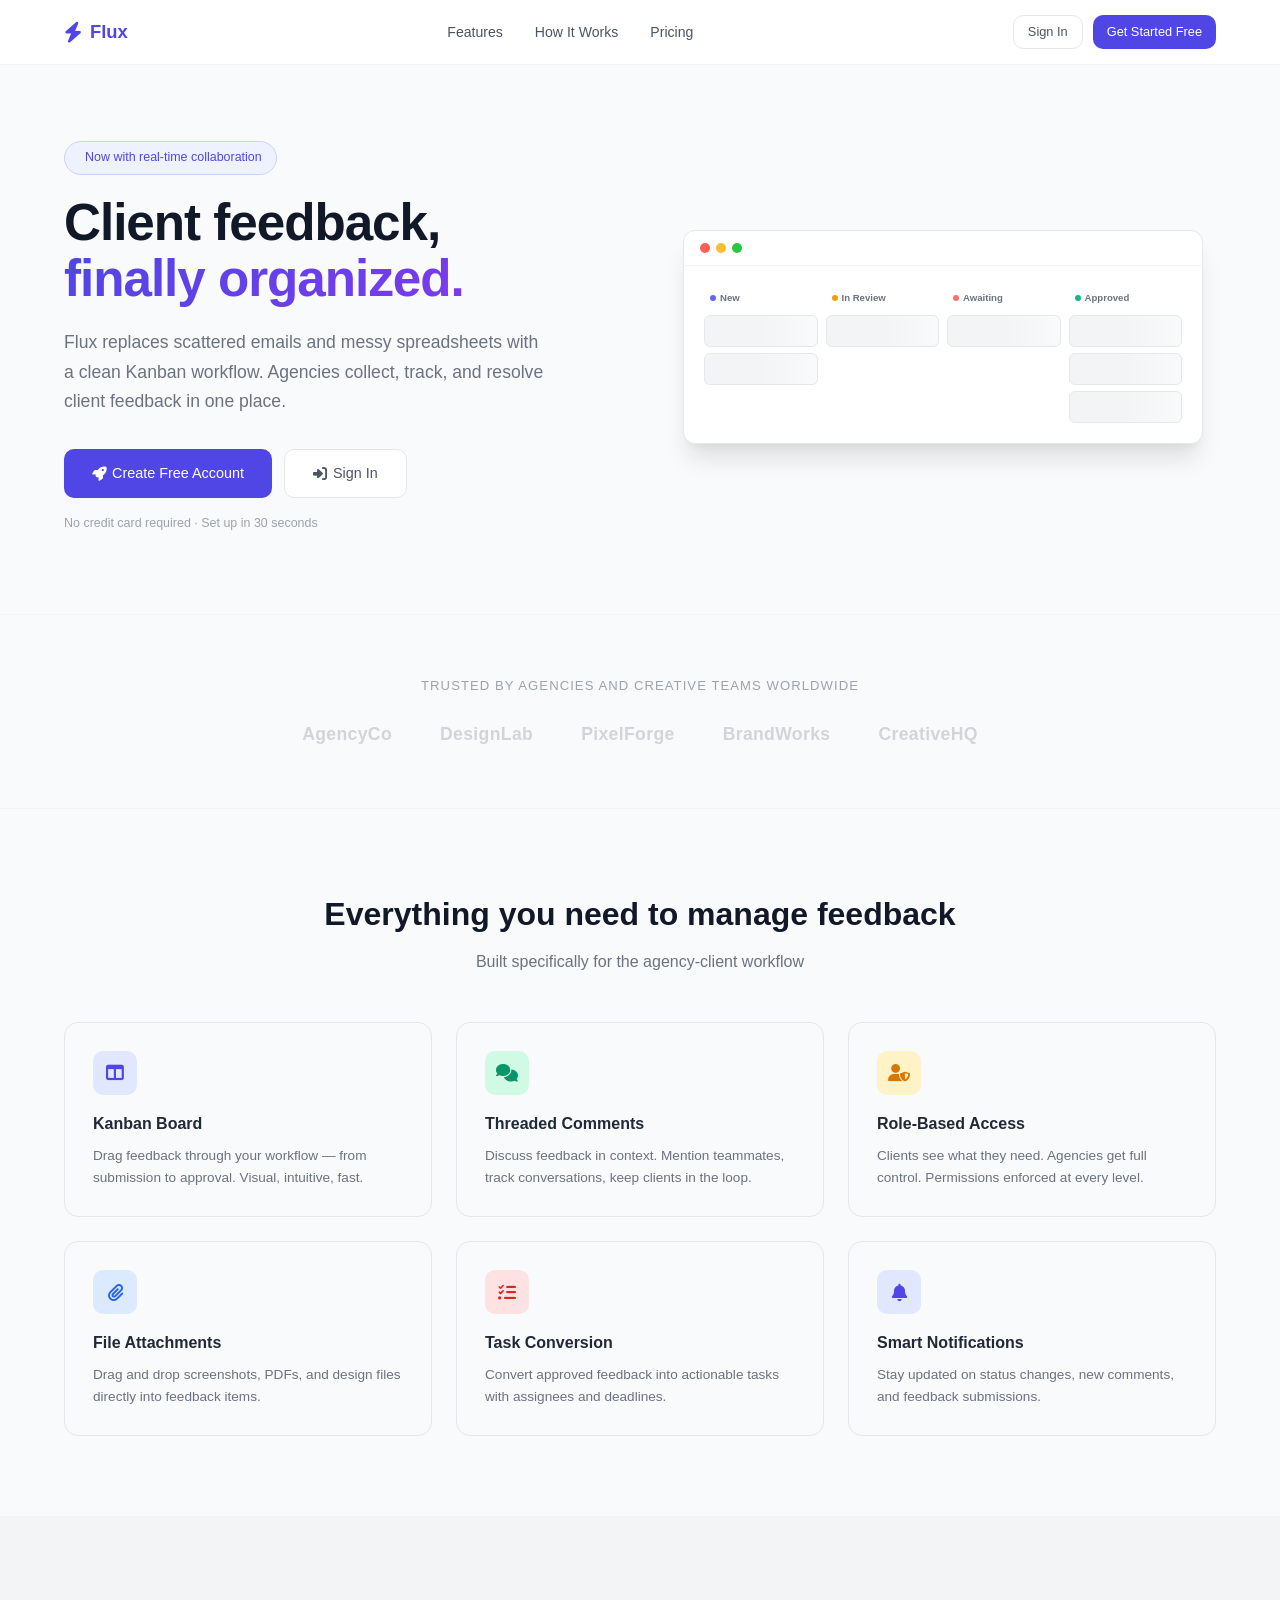
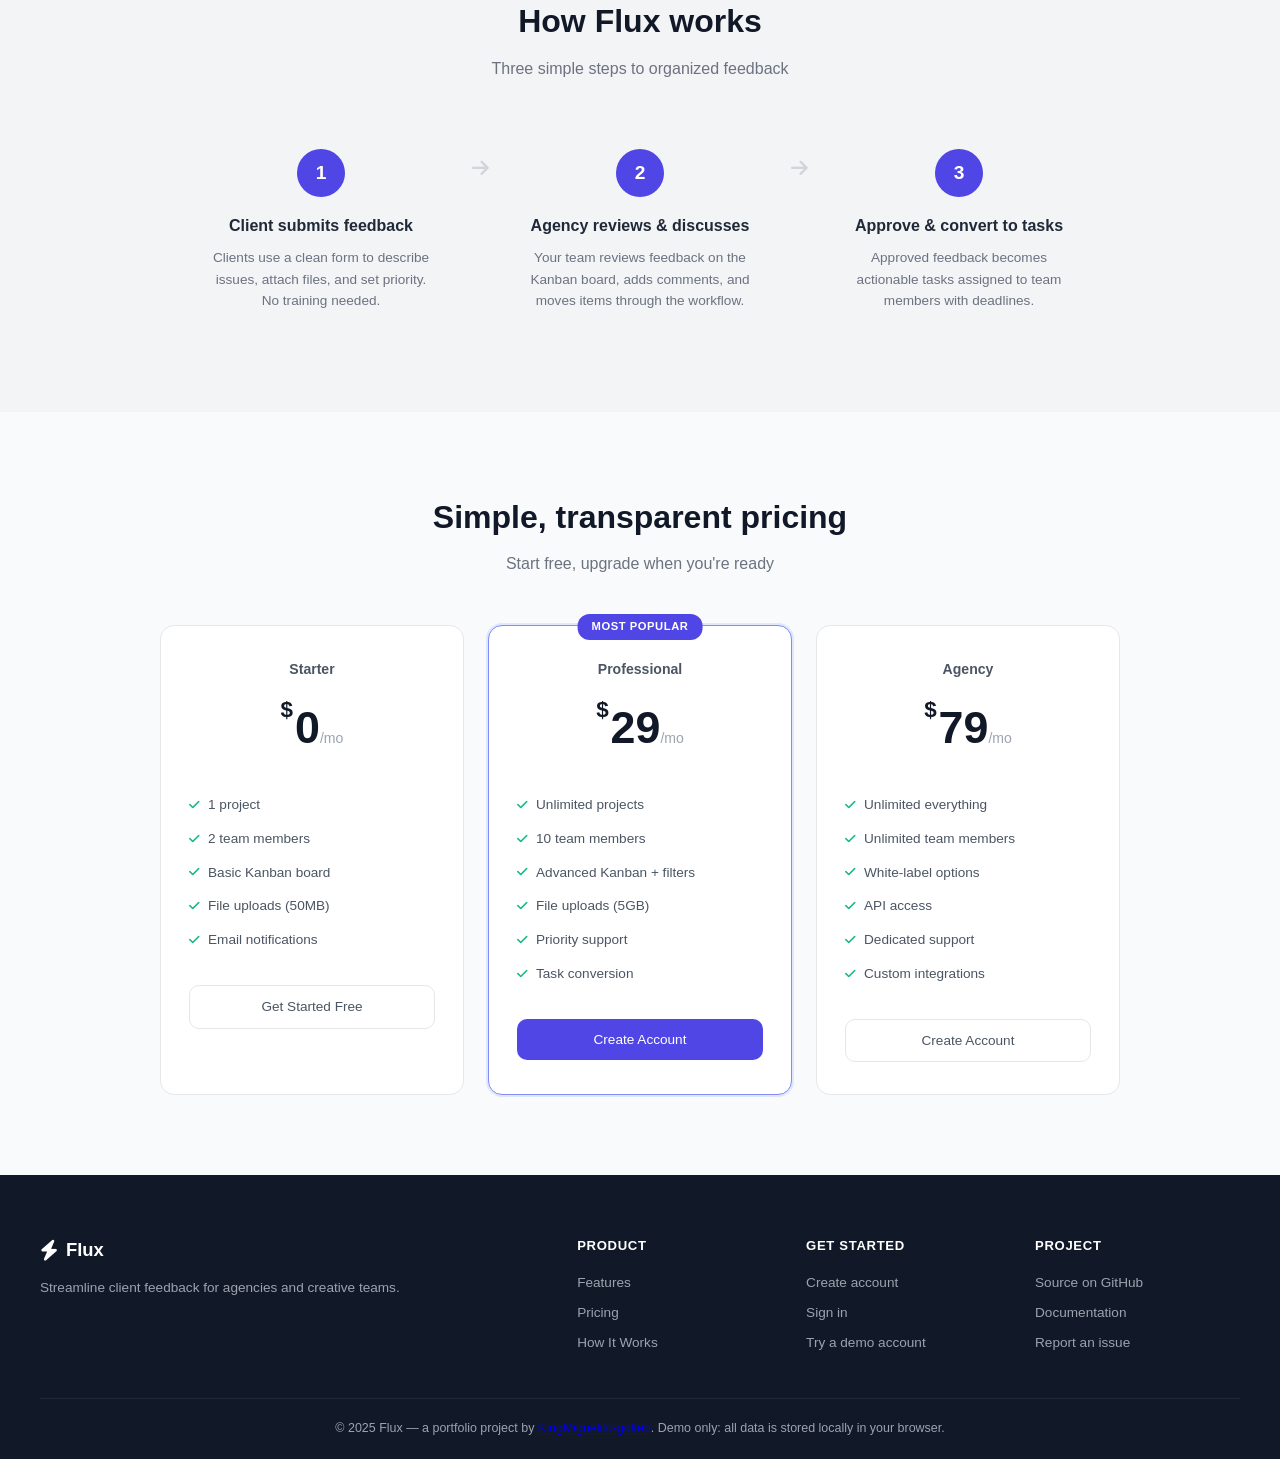
<file: landing.html>
<!DOCTYPE html>
<html lang="en">
<head>
    <meta charset="UTF-8">
    <link rel="icon" type="image/svg+xml" href="data:image/svg+xml,<svg xmlns='http://www.w3.org/2000/svg' viewBox='0 0 100 100'><text y='.9em' font-size='90'>⚡</text></svg>">
    <meta name="viewport" content="width=device-width, initial-scale=1.0">
    <title>Flux — Streamline Client Feedback</title>
    <meta name="description" content="Flux replaces scattered emails and messy spreadsheets with a clean Kanban workflow. Agencies collect, track, and resolve client feedback in one place.">
    <meta name="author" content="KingMiguelito-golteb">

    <!-- Open Graph -->
    <meta property="og:title" content="Flux — Client-Agency Feedback Portal">
    <meta property="og:description" content="A production-style SaaS feedback management platform built entirely with vanilla JS, HTML, and CSS. Kanban boards, RBAC, threaded comments, analytics — zero dependencies.">
    <meta property="og:image" content="https://flux1-portal.vercel.app/screenshots/dashboard.png">
    <meta property="og:url" content="https://flux1-portal.vercel.app/">
    <meta property="og:type" content="website">
    <meta property="og:site_name" content="Flux Feedback Portal">

    <!-- Twitter Card -->
    <meta name="twitter:card" content="summary_large_image">
    <meta name="twitter:title" content="Flux — Client-Agency Feedback Portal">
    <meta name="twitter:description" content="SaaS feedback portal with Kanban, RBAC, analytics — built with zero dependencies.">
    <meta name="twitter:image" content="https://flux1-portal.vercel.app/screenshots/dashboard.png">

    <link rel="canonical" href="https://flux1-portal.vercel.app/">

    <!-- Stylesheets -->
    <link rel="stylesheet" href="css/common.css">
    <link rel="stylesheet" href="css/landing.css">
    <link rel="stylesheet" href="https://cdnjs.cloudflare.com/ajax/libs/font-awesome/6.5.0/css/all.min.css">
</head>
<body>

<!-- ===== LANDING NAV ===== -->
<nav class="landing-nav">
    <div class="landing-nav-inner">
        <a href="landing.html" class="flux-logo">
            <i class="fas fa-bolt"></i>
            <span>Flux</span>
        </a>
        <div class="landing-nav-links">
            <a href="#features">Features</a>
            <a href="#how-it-works">How It Works</a>
            <a href="#pricing">Pricing</a>
        </div>
        <div class="landing-nav-actions">
            <a href="login.html" class="flux-btn flux-btn-secondary flux-btn-sm">Sign In</a>
            <a href="signup.html" class="flux-btn flux-btn-primary flux-btn-sm">Get Started Free</a>
        </div>
    </div>
</nav>

<!-- ===== HERO ===== -->
<section class="hero">
    <div class="hero-content">
        <div class="hero-badge">
            <i class="fas fa-sparkles"></i>
            Now with real-time collaboration
        </div>
        <h1>Client feedback,<br><span class="hero-gradient">finally organized.</span></h1>
        <p class="hero-sub">
            Flux replaces scattered emails and messy spreadsheets with a clean 
            Kanban workflow. Agencies collect, track, and resolve client feedback 
            in one place.
        </p>
      <!-- In the hero section, update the buttons -->
<div class="hero-actions">
    <a href="signup.html" class="flux-btn flux-btn-primary flux-btn-lg">
        <i class="fas fa-rocket"></i>
        Create Free Account
    </a>
    <a href="login.html" class="flux-btn flux-btn-secondary flux-btn-lg">
        <i class="fas fa-sign-in-alt"></i>
        Sign In
    </a>
</div>
<p class="hero-note">No credit card required · Set up in 30 seconds</p>
    </div>
    <div class="hero-visual">
        <div class="hero-browser">
            <div class="browser-dots">
                <span></span><span></span><span></span>
            </div>
            <div class="browser-content">
                <div class="mini-board">
                    <div class="mini-col">
                        <div class="mini-col-header new-dot">New</div>
                        <div class="mini-card shimmer"></div>
                        <div class="mini-card shimmer"></div>
                    </div>
                    <div class="mini-col">
                        <div class="mini-col-header review-dot">In Review</div>
                        <div class="mini-card shimmer"></div>
                    </div>
                    <div class="mini-col">
                        <div class="mini-col-header await-dot">Awaiting</div>
                        <div class="mini-card shimmer"></div>
                    </div>
                    <div class="mini-col">
                        <div class="mini-col-header done-dot">Approved</div>
                        <div class="mini-card shimmer"></div>
                        <div class="mini-card shimmer"></div>
                        <div class="mini-card shimmer"></div>
                    </div>
                </div>
            </div>
        </div>
    </div>
</section>

<!-- ===== LOGOS / SOCIAL PROOF ===== -->
<section class="social-proof">
    <p>Trusted by agencies and creative teams worldwide</p>
    <div class="logo-row">
        <div class="fake-logo">AgencyCo</div>
        <div class="fake-logo">DesignLab</div>
        <div class="fake-logo">PixelForge</div>
        <div class="fake-logo">BrandWorks</div>
        <div class="fake-logo">CreativeHQ</div>
    </div>
</section>

<!-- ===== FEATURES ===== -->
<section class="features" id="features">
    <div class="section-header">
        <h2>Everything you need to manage feedback</h2>
        <p>Built specifically for the agency-client workflow</p>
    </div>
    <div class="features-grid">
        <div class="feature-card">
            <div class="feature-icon" style="background:var(--primary-100);color:var(--primary-600);">
                <i class="fas fa-columns"></i>
            </div>
            <h3>Kanban Board</h3>
            <p>Drag feedback through your workflow — from submission to approval. Visual, intuitive, fast.</p>
        </div>
        <div class="feature-card">
            <div class="feature-icon" style="background:var(--emerald-100);color:var(--emerald-600);">
                <i class="fas fa-comments"></i>
            </div>
            <h3>Threaded Comments</h3>
            <p>Discuss feedback in context. Mention teammates, track conversations, keep clients in the loop.</p>
        </div>
        <div class="feature-card">
            <div class="feature-icon" style="background:var(--amber-100);color:var(--amber-600);">
                <i class="fas fa-user-shield"></i>
            </div>
            <h3>Role-Based Access</h3>
            <p>Clients see what they need. Agencies get full control. Permissions enforced at every level.</p>
        </div>
        <div class="feature-card">
            <div class="feature-icon" style="background:var(--blue-100);color:var(--blue-600);">
                <i class="fas fa-paperclip"></i>
            </div>
            <h3>File Attachments</h3>
            <p>Drag and drop screenshots, PDFs, and design files directly into feedback items.</p>
        </div>
        <div class="feature-card">
            <div class="feature-icon" style="background:var(--red-100);color:var(--red-600);">
                <i class="fas fa-tasks"></i>
            </div>
            <h3>Task Conversion</h3>
            <p>Convert approved feedback into actionable tasks with assignees and deadlines.</p>
        </div>
        <div class="feature-card">
            <div class="feature-icon" style="background:var(--primary-100);color:var(--primary-600);">
                <i class="fas fa-bell"></i>
            </div>
            <h3>Smart Notifications</h3>
            <p>Stay updated on status changes, new comments, and feedback submissions.</p>
        </div>
    </div>
</section>

<!-- ===== HOW IT WORKS ===== -->
<section class="how-it-works" id="how-it-works">
    <div class="section-header">
        <h2>How Flux works</h2>
        <p>Three simple steps to organized feedback</p>
    </div>
    <div class="steps">
        <div class="step">
            <div class="step-number">1</div>
            <h3>Client submits feedback</h3>
            <p>Clients use a clean form to describe issues, attach files, and set priority. No training needed.</p>
        </div>
        <div class="step-arrow"><i class="fas fa-arrow-right"></i></div>
        <div class="step">
            <div class="step-number">2</div>
            <h3>Agency reviews & discusses</h3>
            <p>Your team reviews feedback on the Kanban board, adds comments, and moves items through the workflow.</p>
        </div>
        <div class="step-arrow"><i class="fas fa-arrow-right"></i></div>
        <div class="step">
            <div class="step-number">3</div>
            <h3>Approve & convert to tasks</h3>
            <p>Approved feedback becomes actionable tasks assigned to team members with deadlines.</p>
        </div>
    </div>
</section>

<!-- ===== PRICING ===== -->
<section class="pricing" id="pricing">
    <div class="section-header">
        <h2>Simple, transparent pricing</h2>
        <p>Start free, upgrade when you're ready</p>
    </div>
    <div class="pricing-grid">
        <div class="pricing-card">
            <div class="pricing-name">Starter</div>
            <div class="pricing-price"><span class="price-currency">$</span>0<span class="price-period">/mo</span></div>
            <ul class="pricing-features">
                <li><i class="fas fa-check"></i> 1 project</li>
                <li><i class="fas fa-check"></i> 2 team members</li>
                <li><i class="fas fa-check"></i> Basic Kanban board</li>
                <li><i class="fas fa-check"></i> File uploads (50MB)</li>
                <li><i class="fas fa-check"></i> Email notifications</li>
            </ul>
            <a href="signup.html" class="flux-btn flux-btn-secondary flux-btn-block">Get Started Free</a>
        </div>
        <div class="pricing-card popular">
            <div class="pricing-popular-badge">Most Popular</div>
            <div class="pricing-name">Professional</div>
            <div class="pricing-price"><span class="price-currency">$</span>29<span class="price-period">/mo</span></div>
            <ul class="pricing-features">
                <li><i class="fas fa-check"></i> Unlimited projects</li>
                <li><i class="fas fa-check"></i> 10 team members</li>
                <li><i class="fas fa-check"></i> Advanced Kanban + filters</li>
                <li><i class="fas fa-check"></i> File uploads (5GB)</li>
                <li><i class="fas fa-check"></i> Priority support</li>
                <li><i class="fas fa-check"></i> Task conversion</li>
            </ul>
           <a href="signup.html" class="flux-btn flux-btn-primary flux-btn-block">Create Account</a>
        </div>
        <div class="pricing-card">
            <div class="pricing-name">Agency</div>
            <div class="pricing-price"><span class="price-currency">$</span>79<span class="price-period">/mo</span></div>
            <ul class="pricing-features">
                <li><i class="fas fa-check"></i> Unlimited everything</li>
                <li><i class="fas fa-check"></i> Unlimited team members</li>
                <li><i class="fas fa-check"></i> White-label options</li>
                <li><i class="fas fa-check"></i> API access</li>
                <li><i class="fas fa-check"></i> Dedicated support</li>
                <li><i class="fas fa-check"></i> Custom integrations</li>
            </ul>
            <a href="signup.html" class="flux-btn flux-btn-secondary flux-btn-block">Create Account</a>
        </div>
    </div>
</section>

<!-- ===== FOOTER ===== -->
<footer class="landing-footer">
    <div class="footer-inner">
        <div class="footer-brand">
            <div class="flux-logo">
                <i class="fas fa-bolt"></i>
                <span>Flux</span>
            </div>
            <p>Streamline client feedback for agencies and creative teams.</p>
        </div>
        <div class="footer-links">
            <div class="footer-col">
                <h4>Product</h4>
                <a href="#features">Features</a>
                <a href="#pricing">Pricing</a>
                <a href="#how-it-works">How It Works</a>
            </div>
            <div class="footer-col">
                <h4>Get started</h4>
                <a href="signup.html">Create account</a>
                <a href="login.html">Sign in</a>
                <a href="login.html">Try a demo account</a>
            </div>
            <div class="footer-col">
                <h4>Project</h4>
                <a href="https://github.com/KingMiguelito-golteb/flux" target="_blank" rel="noopener">Source on GitHub</a>
                <a href="https://github.com/KingMiguelito-golteb/flux#readme" target="_blank" rel="noopener">Documentation</a>
                <a href="https://github.com/KingMiguelito-golteb/flux/issues" target="_blank" rel="noopener">Report an issue</a>
            </div>
        </div>
    </div>
    <div class="footer-bottom">
        <p>&copy; 2025 Flux — a portfolio project by <a href="https://github.com/KingMiguelito-golteb" target="_blank" rel="noopener">KingMiguelito-golteb</a>. Demo only: all data is stored locally in your browser.</p>
    </div>
</footer>

</body>
</html>
</file>
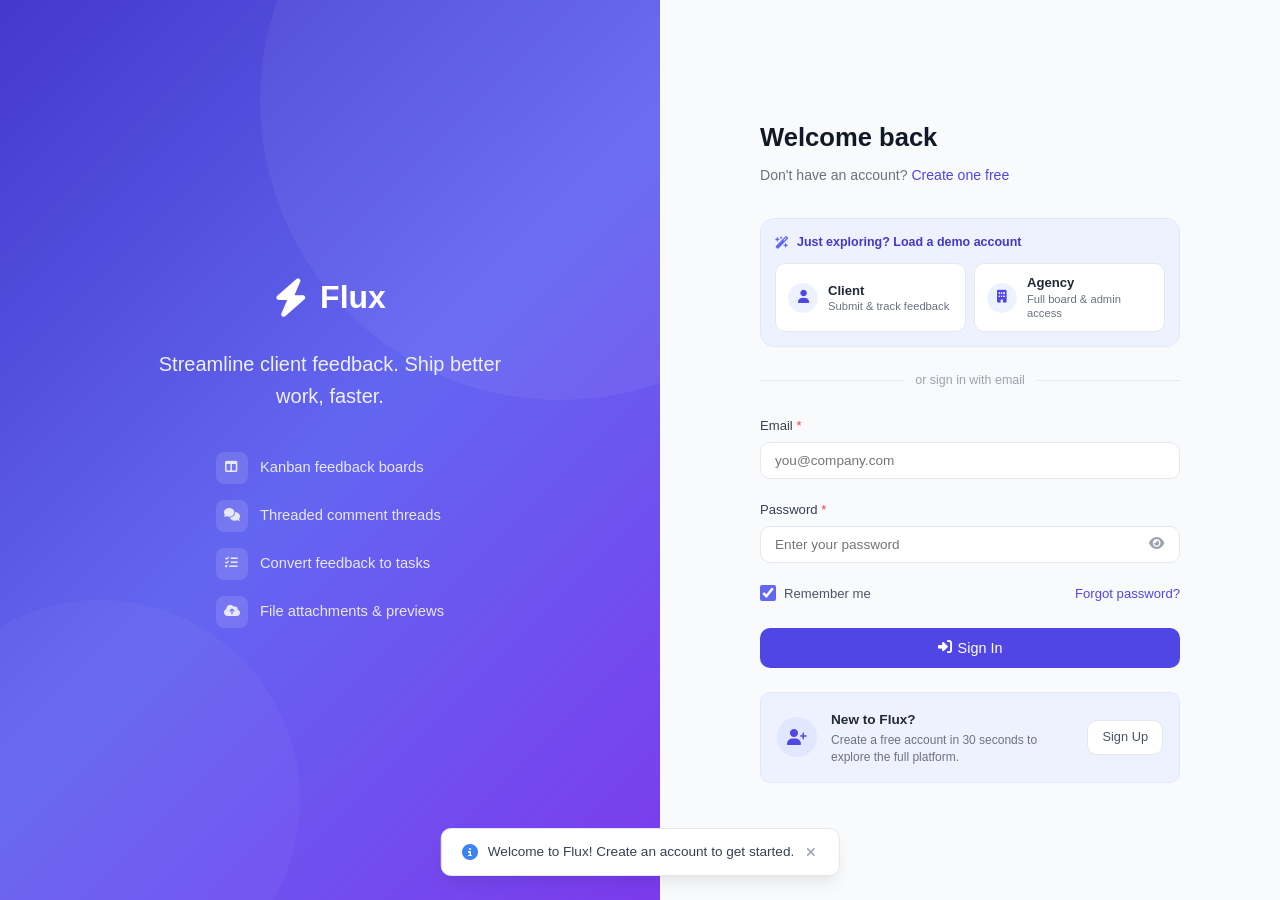
<file: login.html>
<!DOCTYPE html>
<html lang="en">
<head>
    <meta charset="UTF-8">
    <link rel="icon" type="image/svg+xml" href="data:image/svg+xml,<svg xmlns='http://www.w3.org/2000/svg' viewBox='0 0 100 100'><text y='.9em' font-size='90'>⚡</text></svg>">
    <meta name="viewport" content="width=device-width, initial-scale=1.0">
    <title>Flux — Sign In</title>
    <meta name="description" content="Sign in to your Flux feedback portal account.">

    <meta property="og:title" content="Flux — Sign In">
    <meta property="og:description" content="Sign in to manage your client feedback with Flux.">
    <meta property="og:image" content="https://flux1-portal.vercel.app/screenshots/login.png">
    <meta property="og:url" content="https://flux1-portal.vercel.app/login">
    <meta property="og:type" content="website">

    <link rel="canonical" href="https://flux1-portal.vercel.app/login">

    <link rel="stylesheet" href="css/common.css">
    <link rel="stylesheet" href="css/auth.css">
    <link rel="stylesheet" href="https://cdnjs.cloudflare.com/ajax/libs/font-awesome/6.5.0/css/all.min.css">
</head>
<body>

<div class="auth-page">
    <!-- ===== LEFT BRAND PANEL ===== -->
    <div class="auth-brand">
        <div class="auth-brand-logo">
            <i class="fas fa-bolt"></i>
            <span>Flux</span>
        </div>
        <p class="auth-brand-tagline">
            Streamline client feedback. Ship better work, faster.
        </p>
        <div class="auth-brand-features">
            <div class="auth-brand-feature">
                <i class="fas fa-columns"></i>
                <span>Kanban feedback boards</span>
            </div>
            <div class="auth-brand-feature">
                <i class="fas fa-comments"></i>
                <span>Threaded comment threads</span>
            </div>
            <div class="auth-brand-feature">
                <i class="fas fa-tasks"></i>
                <span>Convert feedback to tasks</span>
            </div>
            <div class="auth-brand-feature">
                <i class="fas fa-cloud-upload-alt"></i>
                <span>File attachments & previews</span>
            </div>
        </div>
    </div>

    <!-- ===== RIGHT FORM PANEL ===== -->
    <div class="auth-form-panel">
        <div class="auth-form-container">
            <div class="auth-form-header">
                <h1>Welcome back</h1>
                <p>Don't have an account? <a href="signup.html">Create one free</a></p>
            </div>

            <div class="auth-demo-panel">
                <div class="auth-demo-label">
                    <i class="fas fa-wand-magic-sparkles"></i>
                    Just exploring? Load a demo account
                </div>
                <div class="auth-demo-btns">
                    <button type="button" class="auth-demo-btn" data-demo-role="client">
                        <i class="fas fa-user"></i>
                        <span><strong>Client</strong>Submit &amp; track feedback</span>
                    </button>
                    <button type="button" class="auth-demo-btn" data-demo-role="agency">
                        <i class="fas fa-building"></i>
                        <span><strong>Agency</strong>Full board &amp; admin access</span>
                    </button>
                </div>
            </div>

            <div class="auth-divider">or sign in with email</div>

            <form id="loginForm" novalidate>
                <div class="flux-form-group">
                    <label class="flux-form-label" for="loginEmail">
                        Email <span class="required">*</span>
                    </label>
                    <input
                        class="flux-form-input"
                        type="email"
                        id="loginEmail"
                        placeholder="you@company.com"
                        required
                        autocomplete="email"
                    >
                    <div class="flux-form-error" id="loginEmailError">Please enter a valid email</div>
                </div>

                <div class="flux-form-group">
                    <label class="flux-form-label" for="loginPassword">
                        Password <span class="required">*</span>
                    </label>
                    <div class="password-input-wrapper">
                        <input
                            class="flux-form-input"
                            type="password"
                            id="loginPassword"
                            placeholder="Enter your password"
                            required
                            autocomplete="current-password"
                        >
                        <button type="button" class="password-toggle" id="loginPasswordToggle" aria-label="Show password">
                            <i class="fas fa-eye"></i>
                        </button>
                    </div>
                    <div class="flux-form-error" id="loginPasswordError">Password is required</div>
                </div>

                <div class="auth-form-footer">
                    <label class="auth-checkbox">
                        <input type="checkbox" id="rememberMe" checked>
                        Remember me
                    </label>
                    <button type="button" class="auth-link-btn" id="forgotPassword">Forgot password?</button>
                </div>

                <div style="margin-top: 24px;">
                    <button type="submit" class="flux-btn flux-btn-primary flux-btn-lg flux-btn-block" id="loginSubmit">
                        <i class="fas fa-sign-in-alt"></i>
                        Sign In
                    </button>
                </div>
            </form>

            <!-- NEW: Friendly signup nudge instead of demo credentials -->
            <div class="auth-signup-nudge" id="signupNudge">
                <div class="nudge-icon">
                    <i class="fas fa-user-plus"></i>
                </div>
                <div class="nudge-text">
                    <strong>New to Flux?</strong>
                    <p>Create a free account in 30 seconds to explore the full platform.</p>
                </div>
                <a href="signup.html" class="flux-btn flux-btn-secondary flux-btn-sm">
                    Sign Up
                </a>
            </div>
        </div>
    </div>
</div>

<!-- Toast container -->
<div class="flux-toast-container" id="toastContainer"></div>

<script src="js/core/storage.js" defer></script>
<script src="js/core/api.js" defer></script>
<script src="js/ui/toast.js" defer></script>
<script src="js/core/demo.js" defer></script>
<script src="js/pages/login.js" defer></script>
</body>
</html>
</file>
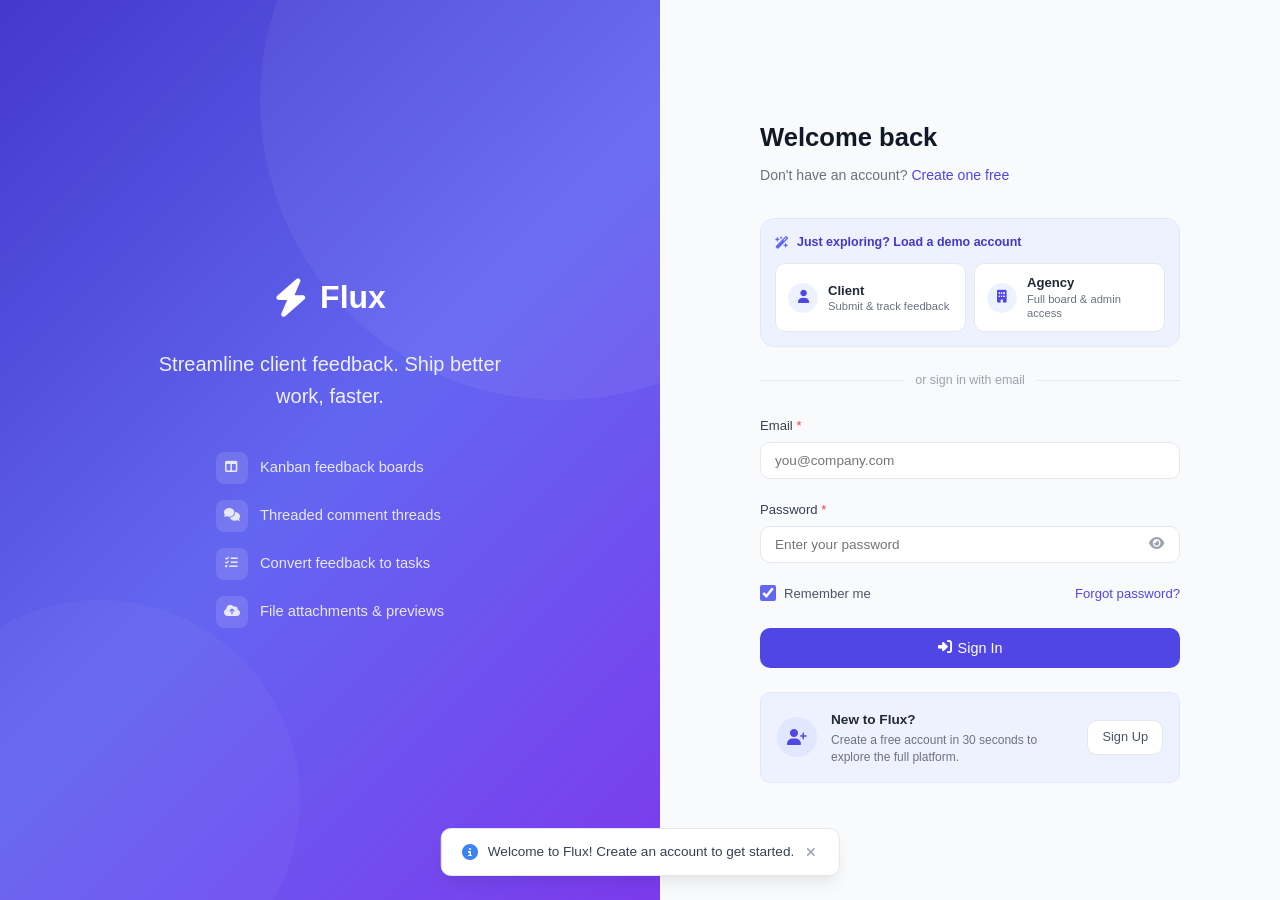
<file: projects.html>
<!DOCTYPE html>
<html lang="en">
<head>
    <meta charset="UTF-8">
    <link rel="icon" type="image/svg+xml" href="data:image/svg+xml,<svg xmlns='http://www.w3.org/2000/svg' viewBox='0 0 100 100'><text y='.9em' font-size='90'>⚡</text></svg>">
    <meta name="viewport" content="width=device-width, initial-scale=1.0">
    <title>Flux — Projects</title>
    <meta name="description" content="Manage your feedback projects in Flux. Create, edit, and organize client projects.">

    <!-- Open Graph -->
    <meta property="og:title" content="Flux — Project Management">
    <meta property="og:description" content="Organize client feedback by project with Flux.">
    <meta property="og:image" content="https://flux1-portal.vercel.app/screenshots/projects.png">
    <meta property="og:url" content="https://flux1-portal.vercel.app/projects">
    <meta property="og:type" content="website">

    <link rel="canonical" href="https://flux1-portal.vercel.app/projects">
    <meta name="robots" content="noindex, nofollow">

    <!-- Stylesheets -->
    <link rel="stylesheet" href="css/common.css">
    <link rel="stylesheet" href="css/projects.css">
    <link rel="stylesheet" href="https://cdnjs.cloudflare.com/ajax/libs/font-awesome/6.5.0/css/all.min.css">
</head>
<body>

<a href="#mainContent" class="skip-link">Skip to main content</a>

<!-- ===== SHARED HEADER ===== -->
<header class="flux-header" id="appHeader">
    <div class="flux-header-left">
        <a href="dashboard.html" class="flux-logo">
            <i class="fas fa-bolt"></i>
            <span>Flux</span>
        </a>
        <nav class="flux-nav" id="mainNav">
            <a href="dashboard.html" class="flux-nav-link">
                <i class="fas fa-columns"></i> Board
            </a>
            <a href="projects.html" class="flux-nav-link active">
                <i class="fas fa-folder-open"></i> Projects
            </a>
            <a href="account.html" class="flux-nav-link">
                <i class="fas fa-cog"></i> Settings
            </a>
        </nav>
    </div>
    <div class="flux-header-right">
        <div class="flux-notif-wrapper" id="notifWrapper">
            <button class="flux-icon-btn" id="notifBell" type="button" title="Notifications" aria-label="Notifications" aria-haspopup="true" aria-expanded="false">
                <i class="fas fa-bell"></i>
                <span class="flux-notif-badge hidden" id="notifBadge">0</span>
            </button>
            <div class="flux-notif-dropdown hidden" id="notifDropdown">
                <div class="flux-notif-header">
                    <h3>Notifications</h3>
                    <button class="flux-notif-mark-all" id="markAllRead" type="button">Mark all read</button>
                </div>
                <div class="flux-notif-list" id="notifList"></div>
                <div class="flux-notif-empty hidden" id="notifEmpty">
                    <i class="fas fa-bell-slash"></i>
                    <p>No notifications</p>
                </div>
            </div>
        </div>
        <div class="flux-user-menu" id="userMenu">
            <button class="flux-user-btn" id="userMenuBtn" type="button" aria-label="Account menu" aria-haspopup="true" aria-expanded="false">
                <div class="flux-avatar" id="headerAvatar">SC</div>
                <span class="flux-user-name" id="headerUserName">Sarah Chen</span>
                <i class="fas fa-chevron-down flux-user-chevron"></i>
            </button>
            <div class="flux-user-dropdown hidden" id="userDropdown">
                <div class="flux-user-dropdown-header">
                    <div class="flux-user-dropdown-name" id="dropdownName">Sarah Chen</div>
                    <div class="flux-user-dropdown-email" id="dropdownEmail">sarah@techco.com</div>
                </div>
                <a href="account.html" class="flux-user-dropdown-link">
                    <i class="fas fa-user-circle"></i> My Account
                </a>
                <a href="projects.html" class="flux-user-dropdown-link">
                    <i class="fas fa-folder-open"></i> Projects
                </a>
                <div class="flux-user-dropdown-divider"></div>
                <button class="flux-user-dropdown-link danger" id="logoutBtn" type="button">
                    <i class="fas fa-sign-out-alt"></i> Sign Out
                </button>
            </div>
        </div>
    </div>
</header>

<!-- ===== PAGE CONTENT ===== -->
<main class="flux-page" id="mainContent">
    <div class="flux-page-header">
        <h1>Projects</h1>
        <p>Manage your feedback projects</p>
    </div>

    <div class="flux-page-content">
        <div class="projects-header-bar">
            <div class="projects-search">
                <i class="fas fa-search"></i>
                <input type="text" id="projectSearch" placeholder="Search projects…">
            </div>
            <button class="flux-btn flux-btn-primary" id="newProjectBtn">
                <i class="fas fa-plus"></i> New Project
            </button>
        </div>

        <div class="projects-grid" id="projectsGrid">
            <!-- projects rendered by JS -->
        </div>
    </div>
</main>

<!-- ===== CREATE/EDIT PROJECT MODAL ===== -->
<div class="project-modal-overlay hidden" id="projectModalOverlay">
    <div class="project-modal">
        <div class="project-modal-header">
            <h2 id="projectModalTitle">New Project</h2>
            <button class="project-modal-close" id="projectModalClose">
                <i class="fas fa-times"></i>
            </button>
        </div>
        <div class="project-modal-body">
            <form id="projectForm" novalidate>
                <div class="flux-form-group">
                    <label class="flux-form-label" for="projectName">Project name <span class="required">*</span></label>
                    <input class="flux-form-input" type="text" id="projectName" placeholder="e.g. Website Redesign" required>
                </div>
                <div class="flux-form-group">
                    <label class="flux-form-label" for="projectClient">Client name</label>
                    <input class="flux-form-input" type="text" id="projectClient" placeholder="e.g. TechCo">
                </div>
                <div class="flux-form-group">
                    <label class="flux-form-label" for="projectDescription">Description</label>
                    <textarea class="flux-form-textarea" id="projectDescription" rows="3" placeholder="Brief project description…"></textarea>
                </div>
                <div class="flux-form-group">
                    <label class="flux-form-label">Color</label>
                    <div class="color-picker" id="colorPicker">
                        <div class="color-option c1 selected" data-color="1"></div>
                        <div class="color-option c2" data-color="2"></div>
                        <div class="color-option c3" data-color="3"></div>
                        <div class="color-option c4" data-color="4"></div>
                        <div class="color-option c5" data-color="5"></div>
                    </div>
                </div>
            </form>
        </div>
        <div class="project-modal-footer">
            <button class="flux-btn flux-btn-secondary" id="projectModalCancel">Cancel</button>
            <button class="flux-btn flux-btn-primary" id="projectModalSave">
                <i class="fas fa-check"></i> <span id="projectModalSaveText">Create Project</span>
            </button>
        </div>
    </div>
</div>

<div class="flux-toast-container" id="toastContainer"></div>
<script src="js/ui/splash.js"></script>
<script src="js/core/storage.js" defer></script>
<script src="js/core/api.js" defer></script>
<script src="js/ui/toast.js" defer></script>
<script src="js/ui/nav.js" defer></script>
<script src="js/ui/notifications.js" defer></script>
<script src="js/pages/projects.js" defer></script>
</body>
</html>
</file>
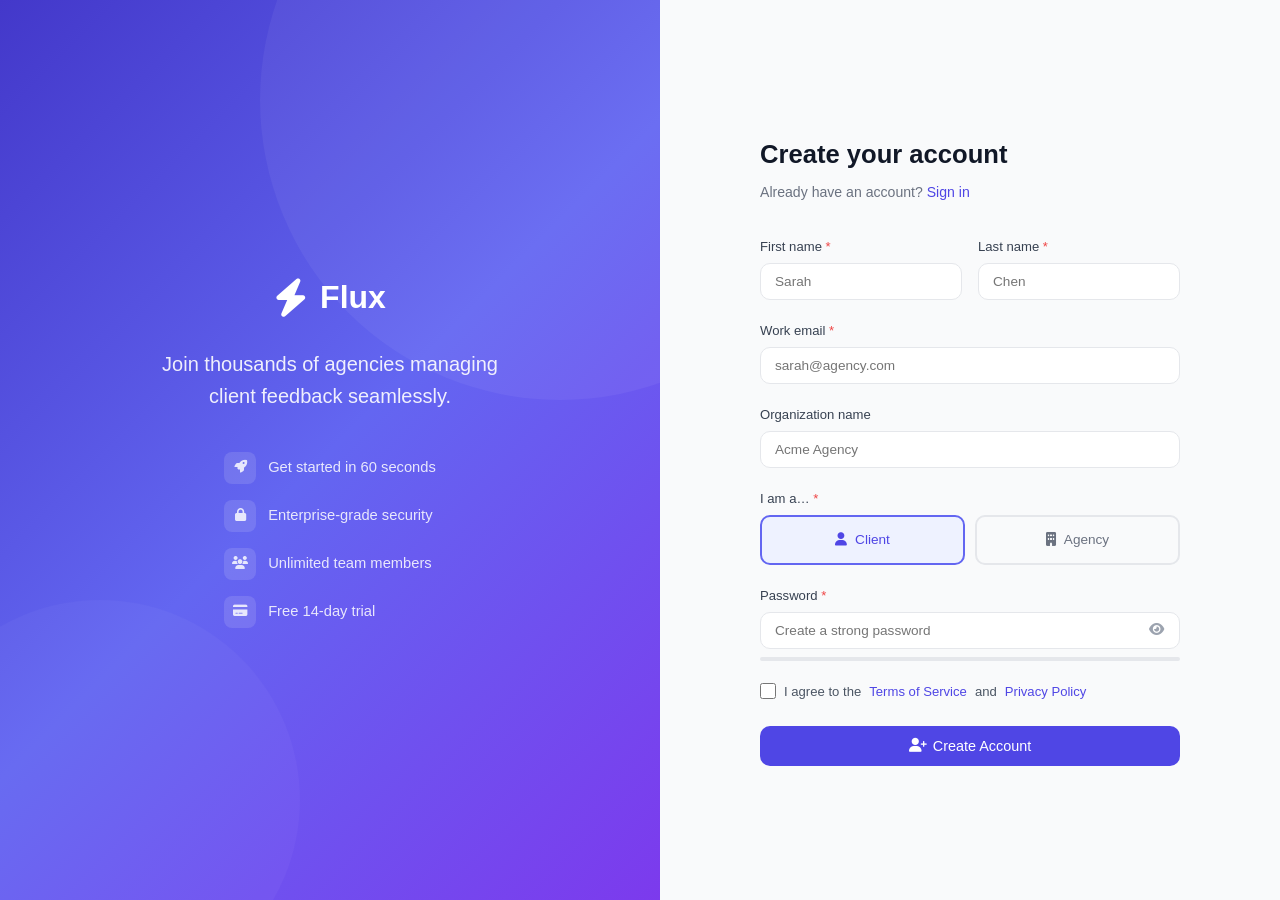
<file: signup.html>
<!DOCTYPE html>
<html lang="en">
<head>
    <meta charset="UTF-8">
    <link rel="icon" type="image/svg+xml" href="data:image/svg+xml,<svg xmlns='http://www.w3.org/2000/svg' viewBox='0 0 100 100'><text y='.9em' font-size='90'>⚡</text></svg>">
    <meta name="viewport" content="width=device-width, initial-scale=1.0">
    <title>Flux — Sign Up</title>
    <meta name="description" content="Create your Flux account and start managing client feedback.">

    <!-- Open Graph -->
    <meta property="og:title" content="Flux — Create Account">
    <meta property="og:description" content="Join Flux and streamline your agency's client feedback workflow.">
    <meta property="og:image" content="https://flux1-portal.vercel.app/screenshots/dashboard.png">
    <meta property="og:url" content="https://flux1-portal.vercel.app/signup">
    <meta property="og:type" content="website">

    <link rel="canonical" href="https://flux1-portal.vercel.app/signup">

    <!-- Stylesheets -->
    <link rel="stylesheet" href="css/common.css">
    <link rel="stylesheet" href="css/auth.css">
    <link rel="stylesheet" href="https://cdnjs.cloudflare.com/ajax/libs/font-awesome/6.5.0/css/all.min.css">
</head>
<body>

<div class="auth-page">
    <!-- ===== LEFT BRAND PANEL ===== -->
    <div class="auth-brand">
        <div class="auth-brand-logo">
            <i class="fas fa-bolt"></i>
            <span>Flux</span>
        </div>
        <p class="auth-brand-tagline">
            Join thousands of agencies managing client feedback seamlessly.
        </p>
        <div class="auth-brand-features">
            <div class="auth-brand-feature">
                <i class="fas fa-rocket"></i>
                <span>Get started in 60 seconds</span>
            </div>
            <div class="auth-brand-feature">
                <i class="fas fa-lock"></i>
                <span>Enterprise-grade security</span>
            </div>
            <div class="auth-brand-feature">
                <i class="fas fa-users"></i>
                <span>Unlimited team members</span>
            </div>
            <div class="auth-brand-feature">
                <i class="fas fa-credit-card"></i>
                <span>Free 14-day trial</span>
            </div>
        </div>
    </div>

    <!-- ===== RIGHT FORM PANEL ===== -->
    <div class="auth-form-panel">
        <div class="auth-form-container">
            <div class="auth-form-header">
                <h1>Create your account</h1>
                <p>Already have an account? <a href="login.html">Sign in</a></p>
            </div>


            <form id="signupForm" novalidate>
                <div class="flux-form-row">
                    <div class="flux-form-group">
                        <label class="flux-form-label" for="signupFirstName">
                            First name <span class="required">*</span>
                        </label>
                        <input
                            class="flux-form-input"
                            type="text"
                            id="signupFirstName"
                            placeholder="Sarah"
                            required
                        >
                    </div>
                    <div class="flux-form-group">
                        <label class="flux-form-label" for="signupLastName">
                            Last name <span class="required">*</span>
                        </label>
                        <input
                            class="flux-form-input"
                            type="text"
                            id="signupLastName"
                            placeholder="Chen"
                            required
                        >
                    </div>
                </div>

                <div class="flux-form-group">
                    <label class="flux-form-label" for="signupEmail">
                        Work email <span class="required">*</span>
                    </label>
                    <input
                        class="flux-form-input"
                        type="email"
                        id="signupEmail"
                        placeholder="sarah@agency.com"
                        required
                        autocomplete="email"
                    >
                    <div class="flux-form-error" id="signupEmailError">Please enter a valid email</div>
                </div>

                <div class="flux-form-group">
                    <label class="flux-form-label" for="signupOrg">
                        Organization name
                    </label>
                    <input
                        class="flux-form-input"
                        type="text"
                        id="signupOrg"
                        placeholder="Acme Agency"
                    >
                </div>

                <div class="flux-form-group">
                    <label class="flux-form-label">
                        I am a… <span class="required">*</span>
                    </label>
                    <div class="flux-form-row" style="gap: 10px;">
                        <label class="auth-role-card">
                            <input type="radio" name="signupRole" value="client" checked>
                            <div class="auth-role-content">
                                <i class="fas fa-user"></i>
                                <span>Client</span>
                            </div>
                        </label>
                        <label class="auth-role-card">
                            <input type="radio" name="signupRole" value="agency">
                            <div class="auth-role-content">
                                <i class="fas fa-building"></i>
                                <span>Agency</span>
                            </div>
                        </label>
                    </div>
                </div>

                <div class="flux-form-group">
                    <label class="flux-form-label" for="signupPassword">
                        Password <span class="required">*</span>
                    </label>
                    <div class="password-input-wrapper">
                        <input
                            class="flux-form-input"
                            type="password"
                            id="signupPassword"
                            placeholder="Create a strong password"
                            required
                            autocomplete="new-password"
                        >
                        <button type="button" class="password-toggle" id="signupPasswordToggle" aria-label="Show password">
                            <i class="fas fa-eye"></i>
                        </button>
                    </div>
                    <div class="password-strength" id="passwordStrength">
                        <div class="password-strength-bar">
                            <div class="password-strength-fill" id="passwordStrengthFill"></div>
                        </div>
                        <span class="password-strength-text" id="passwordStrengthText"></span>
                    </div>
                    <div class="flux-form-error" id="signupPasswordError">Password must be at least 8 characters</div>
                </div>

                <div style="margin-top: 8px;">
                    <label class="auth-checkbox">
                        <input type="checkbox" id="termsAgree" required>
                        I agree to the <button type="button" class="auth-link-btn" data-legal="terms">Terms of Service</button> and <button type="button" class="auth-link-btn" data-legal="privacy">Privacy Policy</button>
                    </label>
                </div>

                <div style="margin-top: 24px;">
                    <button type="submit" class="flux-btn flux-btn-primary flux-btn-lg flux-btn-block" id="signupSubmit">
                        <i class="fas fa-user-plus"></i>
                        Create Account
                    </button>
                </div>
            </form>
        </div>
    </div>
</div>

<div class="flux-toast-container" id="toastContainer"></div>

<script src="js/core/storage.js" defer></script>
<script src="js/core/api.js" defer></script>
<script src="js/ui/toast.js" defer></script>
<script src="js/pages/signup.js" defer></script>

</body>
</html>
</file>
<file: css/common.css>
/* ================================================
   FLUX — COMMON STYLES (shared across all pages)
   ================================================ */

/* --------------------------------
   CSS VARIABLES
   -------------------------------- */
:root {
    --primary-50: #eef2ff;
    --primary-100: #e0e7ff;
    --primary-200: #c7d2fe;
    --primary-300: #a5b4fc;
    --primary-400: #818cf8;
    --primary-500: #6366f1;
    --primary-600: #4f46e5;
    --primary-700: #4338ca;
    --primary-800: #3730a3;
    --primary-900: #312e81;

    --emerald-50: #ecfdf5;
    --emerald-100: #d1fae5;
    --emerald-200: #a7f3d0;
    --emerald-300: #6ee7b7;
    --emerald-400: #34d399;
    --emerald-500: #10b981;
    --emerald-600: #059669;

    --amber-50: #fffbeb;
    --amber-100: #fef3c7;
    --amber-200: #fde68a;
    --amber-400: #fbbf24;
    --amber-500: #f59e0b;
    --amber-600: #d97706;

    --red-50: #fef2f2;
    --red-100: #fee2e2;
    --red-200: #fecaca;
    --red-400: #f87171;
    --red-500: #ef4444;
    --red-600: #dc2626;

    --blue-50: #eff6ff;
    --blue-100: #dbeafe;
    --blue-400: #60a5fa;
    --blue-500: #3b82f6;
    --blue-600: #2563eb;

    --gray-50: #f9fafb;
    --gray-100: #f3f4f6;
    --gray-200: #e5e7eb;
    --gray-300: #d1d5db;
    --gray-400: #9ca3af;
    --gray-500: #6b7280;
    --gray-600: #4b5563;
    --gray-700: #374151;
    --gray-800: #1f2937;
    --gray-900: #111827;

    --header-height: 64px;
    --radius-sm: 6px;
    --radius-md: 10px;
    --radius-lg: 14px;
    --radius-xl: 20px;

    --shadow-sm: 0 1px 2px rgba(0, 0, 0, 0.05);
    --shadow-md: 0 4px 6px -1px rgba(0, 0, 0, 0.07), 0 2px 4px -2px rgba(0, 0, 0, 0.05);
    --shadow-lg: 0 10px 15px -3px rgba(0, 0, 0, 0.08), 0 4px 6px -4px rgba(0, 0, 0, 0.04);
    --shadow-xl: 0 20px 25px -5px rgba(0, 0, 0, 0.1), 0 8px 10px -6px rgba(0, 0, 0, 0.06);

    --transition-fast: 150ms ease;
    --transition-normal: 250ms ease;
    --transition-slow: 350ms cubic-bezier(0.4, 0, 0.2, 1);
}

/* --------------------------------
   RESET
   -------------------------------- */
*,
*::before,
*::after {
    box-sizing: border-box;
    margin: 0;
    padding: 0;
}

html {
    font-size: 16px;
    scroll-behavior: smooth;
}

body {
    font-family: 'Inter', -apple-system, BlinkMacSystemFont, 'Segoe UI', Roboto, sans-serif;
    background: var(--gray-50);
    color: var(--gray-800);
    line-height: 1.6;
    min-height: 100vh;
    overflow-x: hidden;
}

/* --------------------------------
   SCROLLBAR
   -------------------------------- */
::-webkit-scrollbar {
    width: 6px;
    height: 6px;
}

::-webkit-scrollbar-track {
    background: transparent;
}

::-webkit-scrollbar-thumb {
    background: var(--gray-300);
    border-radius: 3px;
}

::-webkit-scrollbar-thumb:hover {
    background: var(--gray-400);
}

/* --------------------------------
   UTILITY
   -------------------------------- */
.hidden {
    display: none !important;
}

.sr-only {
    position: absolute;
    width: 1px;
    height: 1px;
    padding: 0;
    margin: -1px;
    overflow: hidden;
    clip: rect(0, 0, 0, 0);
    border: 0;
}

/* --------------------------------
   SHARED NAV HEADER
   -------------------------------- */
.flux-header {
    position: fixed;
    top: 0;
    left: 0;
    right: 0;
    height: var(--header-height);
    background: white;
    border-bottom: 1px solid var(--gray-200);
    display: flex;
    align-items: center;
    justify-content: space-between;
    padding: 0 16px;
    z-index: 100;
    box-shadow: var(--shadow-sm);
    gap: 8px;
    overflow: visible;
}

.flux-header-left {
    display: flex;
    align-items: center;
    gap: 12px;
    flex-shrink: 0;
}

.flux-logo {
    display: flex;
    align-items: center;
    gap: 8px;
    font-weight: 700;
    font-size: 1.15rem;
    color: var(--primary-600);
    text-decoration: none;
    transition: opacity var(--transition-fast);
    flex-shrink: 0;
}

.flux-logo:hover {
    opacity: 0.85;
}

.flux-logo i {
    font-size: 1.3rem;
}

.flux-logo small {
    font-size: 0.7rem;
    color: var(--gray-400);
    font-weight: 400;
    margin-left: 4px;
}

/* Main navigation links */
.flux-nav {
    display: flex;
    align-items: center;
    gap: 2px;
    flex-shrink: 0;
}

.flux-nav-link {
    display: flex;
    align-items: center;
    gap: 5px;
    padding: 6px 10px;
    border-radius: var(--radius-md);
    font-size: 0.8rem;
    font-weight: 500;
    color: var(--gray-500);
    text-decoration: none;
    transition: all var(--transition-fast);
    white-space: nowrap;
    flex-shrink: 0;
}

.flux-nav-link:hover {
    background: var(--gray-100);
    color: var(--gray-700);
}

.flux-nav-link.active {
    background: var(--primary-50);
    color: var(--primary-600);
}

.flux-nav-link i {
    font-size: 0.82rem;
    width: 14px;
    text-align: center;
}


.flux-header-right {
    display: flex;
    align-items: center;
    gap: 8px;
    flex-shrink: 0;
    margin-left: auto;
}
/* --------------------------------
   NOTIFICATION BELL (shared)
   -------------------------------- */
.flux-notif-wrapper {
    position: relative;
    flex-shrink: 0;
}

.flux-icon-btn {
    width: 36px;
    height: 36px;
    border-radius: 50%;
    border: 1px solid var(--gray-200);
    background: white;
    cursor: pointer;
    display: flex;
    align-items: center;
    justify-content: center;
    color: var(--gray-500);
    transition: all var(--transition-fast);
    position: relative;
    flex-shrink: 0;
}

.flux-icon-btn:hover {
    background: var(--gray-50);
    color: var(--gray-700);
    border-color: var(--gray-300);
}

.flux-notif-badge {
    position: absolute;
    top: -4px;
    right: -4px;
    min-width: 18px;
    height: 18px;
    padding: 0 5px;
    background: var(--red-500);
    color: white;
    font-size: 0.65rem;
    font-weight: 700;
    border-radius: 9px;
    display: flex;
    align-items: center;
    justify-content: center;
    border: 2px solid white;
}

/* --------------------------------
   NOTIFICATION DROPDOWN
   -------------------------------- */
.flux-notif-dropdown {
    position: absolute;
    top: calc(100% + 8px);
    right: -8px;
    width: 360px;
    max-height: 480px;
    background: white;
    border: 1px solid var(--gray-200);
    border-radius: var(--radius-lg);
    box-shadow: var(--shadow-xl);
    z-index: 300;
    overflow: hidden;
    animation: fluxDropdownIn 0.25s ease;
}

.flux-notif-header {
    display: flex;
    justify-content: space-between;
    align-items: center;
    padding: 16px;
    border-bottom: 1px solid var(--gray-100);
}

.flux-notif-header h3 {
    font-size: 0.95rem;
    font-weight: 600;
}

.flux-notif-mark-all {
    background: none;
    border: none;
    color: var(--primary-500);
    cursor: pointer;
    font-size: 0.8rem;
    font-weight: 500;
}

.flux-notif-mark-all:hover {
    text-decoration: underline;
}

.flux-notif-list {
    max-height: 380px;
    overflow-y: auto;
}

.flux-notif-item {
    padding: 12px 16px;
    border-bottom: 1px solid var(--gray-50);
    cursor: pointer;
    transition: background var(--transition-fast);
    display: flex;
    gap: 12px;
    align-items: flex-start;
}

.flux-notif-item:hover {
    background: var(--gray-50);
}

.flux-notif-item.unread {
    background: var(--primary-50);
}

.flux-notif-item.unread:hover {
    background: var(--primary-100);
}

.flux-notif-icon {
    width: 32px;
    height: 32px;
    border-radius: 50%;
    display: flex;
    align-items: center;
    justify-content: center;
    flex-shrink: 0;
    font-size: 0.75rem;
}

.flux-notif-icon.success {
    background: var(--emerald-100);
    color: var(--emerald-600);
}

.flux-notif-icon.warning {
    background: var(--amber-100);
    color: var(--amber-600);
}

.flux-notif-icon.info {
    background: var(--blue-100);
    color: var(--blue-600);
}

.flux-notif-icon.danger {
    background: var(--red-100);
    color: var(--red-600);
}

.flux-notif-content {
    flex: 1;
    min-width: 0;
}

.flux-notif-text {
    font-size: 0.83rem;
    color: var(--gray-700);
    line-height: 1.4;
}

.flux-notif-time {
    font-size: 0.72rem;
    color: var(--gray-400);
    margin-top: 2px;
}

.flux-notif-empty {
    padding: 40px 16px;
    text-align: center;
    color: var(--gray-400);
}

.flux-notif-empty i {
    font-size: 2rem;
    margin-bottom: 8px;
    display: block;
}

/* --------------------------------
   USER MENU
   -------------------------------- */
.flux-user-menu {
    position: relative;
    flex-shrink: 0;
}

.flux-user-btn {
    display: flex;
    align-items: center;
    gap: 8px;
    padding: 3px 8px 3px 3px;
    border: 1px solid var(--gray-200);
    border-radius: 50px;
    background: white;
    cursor: pointer;
    transition: all var(--transition-fast);
    white-space: nowrap;
    flex-shrink: 0;
}

.flux-user-btn:hover {
    border-color: var(--gray-300);
    background: var(--gray-50);
}

.flux-avatar {
    width: 30px;
    height: 30px;
    border-radius: 50%;
    background: var(--primary-100);
    color: var(--primary-700);
    display: flex;
    align-items: center;
    justify-content: center;
    font-weight: 600;
    font-size: 0.7rem;
    flex-shrink: 0;
    overflow: hidden;
}

.flux-avatar img {
    width: 100%;
    height: 100%;
    object-fit: cover;
}

.flux-user-name {
    font-size: 0.8rem;
    font-weight: 500;
    color: var(--gray-700);
    max-width: 100px;
    overflow: hidden;
    text-overflow: ellipsis;
}

.flux-user-chevron {
    font-size: 0.6rem;
    color: var(--gray-400);
    flex-shrink: 0;
}

.flux-user-dropdown {
    position: absolute;
    top: calc(100% + 6px);
    right: 0;
    width: 220px;
    background: white;
    border: 1px solid var(--gray-200);
    border-radius: var(--radius-md);
    box-shadow: var(--shadow-lg);
    z-index: 300;
    padding: 6px;
    animation: fluxDropdownIn 0.2s ease;
}

.flux-user-dropdown-header {
    padding: 10px 12px;
    border-bottom: 1px solid var(--gray-100);
    margin-bottom: 4px;
}

.flux-user-dropdown-name {
    font-size: 0.85rem;
    font-weight: 600;
    color: var(--gray-800);
}

.flux-user-dropdown-email {
    font-size: 0.72rem;
    color: var(--gray-400);
    overflow: hidden;
    text-overflow: ellipsis;
}

.flux-user-dropdown-link {
    display: flex;
    align-items: center;
    gap: 10px;
    padding: 8px 12px;
    border-radius: var(--radius-sm);
    font-size: 0.83rem;
    color: var(--gray-600);
    text-decoration: none;
    transition: all var(--transition-fast);
    cursor: pointer;
    border: none;
    background: none;
    width: 100%;
    text-align: left;
    font-family: inherit;
}

.flux-user-dropdown-link:hover {
    background: var(--gray-100);
    color: var(--gray-800);
}

.flux-user-dropdown-link.danger {
    color: var(--red-500);
}

.flux-user-dropdown-link.danger:hover {
    background: var(--red-50);
    color: var(--red-600);
}

.flux-user-dropdown-link i {
    width: 16px;
    text-align: center;
    font-size: 0.85rem;
}

.flux-user-dropdown-divider {
    height: 1px;
    background: var(--gray-100);
    margin: 4px 0;
}

/* --------------------------------
   SHARED BUTTONS
   -------------------------------- */
.flux-btn {
    display: inline-flex;
    align-items: center;
    justify-content: center;
    gap: 6px;
    padding: 10px 20px;
    border-radius: var(--radius-md);
    font-size: 0.85rem;
    font-weight: 500;
    font-family: inherit;
    cursor: pointer;
    border: none;
    transition: all var(--transition-fast);
    text-decoration: none;
    white-space: nowrap;
}

.flux-btn:disabled {
    opacity: 0.5;
    cursor: not-allowed;
}

.flux-btn-primary {
    background: var(--primary-600);
    color: white;
}

.flux-btn-primary:hover:not(:disabled) {
    background: var(--primary-700);
}

.flux-btn-secondary {
    background: white;
    color: var(--gray-600);
    border: 1px solid var(--gray-200);
}

.flux-btn-secondary:hover:not(:disabled) {
    background: var(--gray-50);
    border-color: var(--gray-300);
}

.flux-btn-danger {
    background: var(--red-50);
    color: var(--red-600);
    border: 1px solid var(--red-200);
}

.flux-btn-danger:hover:not(:disabled) {
    background: var(--red-100);
}

.flux-btn-sm {
    padding: 6px 14px;
    font-size: 0.8rem;
}

.flux-btn-lg {
    padding: 12px 28px;
    font-size: 0.9rem;
}

.flux-btn-block {
    width: 100%;
}

/* --------------------------------
   SHARED FORM STYLES
   -------------------------------- */
.flux-form-group {
    margin-bottom: 20px;
}

.flux-form-label {
    display: block;
    font-size: 0.82rem;
    font-weight: 500;
    color: var(--gray-700);
    margin-bottom: 6px;
}

.flux-form-label .required {
    color: var(--red-500);
}

.flux-form-input,
.flux-form-select,
.flux-form-textarea {
    width: 100%;
    padding: 10px 14px;
    border: 1px solid var(--gray-200);
    border-radius: var(--radius-md);
    font-size: 0.85rem;
    font-family: inherit;
    outline: none;
    transition: all var(--transition-fast);
    background: white;
    color: var(--gray-800);
}

.flux-form-input:focus,
.flux-form-select:focus,
.flux-form-textarea:focus {
    border-color: var(--primary-400);
    box-shadow: 0 0 0 3px var(--primary-100);
}

.flux-form-input.error,
.flux-form-textarea.error {
    border-color: var(--red-400);
    box-shadow: 0 0 0 3px var(--red-100);
}

.flux-form-textarea {
    resize: vertical;
    min-height: 80px;
}

.flux-form-hint {
    font-size: 0.72rem;
    color: var(--gray-400);
    margin-top: 4px;
}

.flux-form-error {
    font-size: 0.75rem;
    color: var(--red-500);
    margin-top: 4px;
    display: none;
}

.flux-form-error.visible {
    display: block;
}

.flux-form-row {
    display: grid;
    grid-template-columns: 1fr 1fr;
    gap: 16px;
}

/* --------------------------------
   SHARED CARD CONTAINER
   -------------------------------- */
.flux-card {
    background: white;
    border: 1px solid var(--gray-200);
    border-radius: var(--radius-lg);
    box-shadow: var(--shadow-sm);
}

.flux-card-header {
    padding: 20px 24px;
    border-bottom: 1px solid var(--gray-100);
}

.flux-card-header h3 {
    font-size: 1rem;
    font-weight: 600;
    color: var(--gray-800);
    display: flex;
    align-items: center;
    gap: 8px;
}

.flux-card-header h3 i {
    color: var(--primary-500);
}

.flux-card-header p {
    font-size: 0.8rem;
    color: var(--gray-500);
    margin-top: 2px;
}

.flux-card-body {
    padding: 24px;
}

.flux-card-footer {
    padding: 16px 24px;
    border-top: 1px solid var(--gray-100);
    display: flex;
    justify-content: flex-end;
    gap: 10px;
}

/* --------------------------------
   TOAST CONTAINER (shared)
   -------------------------------- */
.flux-toast-container {
    position: fixed;
    bottom: 24px;
    left: 50%;
    transform: translateX(-50%);
    z-index: 1000;
    display: flex;
    flex-direction: column-reverse;
    gap: 8px;
    pointer-events: none;
}

.flux-toast {
    display: flex;
    align-items: center;
    gap: 10px;
    padding: 12px 20px;
    background: white;
    border-radius: var(--radius-md);
    box-shadow: var(--shadow-lg);
    border: 1px solid var(--gray-200);
    font-size: 0.85rem;
    pointer-events: auto;
    min-width: 280px;
    max-width: 440px;
    animation: fluxToastIn 0.4s cubic-bezier(0.34, 1.56, 0.64, 1);
}

.flux-toast.removing {
    animation: fluxToastOut 0.3s ease forwards;
}

.flux-toast-icon {
    font-size: 1rem;
    flex-shrink: 0;
}

.flux-toast.success .flux-toast-icon {
    color: var(--emerald-500);
}

.flux-toast.error .flux-toast-icon {
    color: var(--red-500);
}

.flux-toast.warning .flux-toast-icon {
    color: var(--amber-500);
}

.flux-toast.info .flux-toast-icon {
    color: var(--blue-500);
}

.flux-toast-msg {
    flex: 1;
    color: var(--gray-700);
    font-weight: 500;
}

.flux-toast-close {
    background: none;
    border: none;
    color: var(--gray-400);
    cursor: pointer;
    padding: 2px;
    font-size: 0.8rem;
}

/* --------------------------------
   PAGE CONTENT AREA
   -------------------------------- */
.flux-page {
    margin-top: var(--header-height);
    min-height: calc(100vh - var(--header-height));
}

.flux-page-header {
    padding: 24px 32px 0;
}

.flux-page-header h1 {
    font-size: 1.5rem;
    font-weight: 700;
    color: var(--gray-900);
}

.flux-page-header p {
    font-size: 0.88rem;
    color: var(--gray-500);
    margin-top: 4px;
}

.flux-page-content {
    padding: 24px 32px;
}

/* --------------------------------
   TOGGLE SWITCH
   -------------------------------- */
.flux-toggle {
    position: relative;
    width: 44px;
    height: 24px;
    flex-shrink: 0;
}

.flux-toggle input {
    opacity: 0;
    width: 0;
    height: 0;
    position: absolute;
}

.flux-toggle-slider {
    position: absolute;
    inset: 0;
    background: var(--gray-300);
    border-radius: 12px;
    cursor: pointer;
    transition: background var(--transition-fast);
}

.flux-toggle-slider::before {
    content: '';
    position: absolute;
    left: 3px;
    top: 3px;
    width: 18px;
    height: 18px;
    background: white;
    border-radius: 50%;
    transition: transform var(--transition-fast);
    box-shadow: var(--shadow-sm);
}

.flux-toggle input:checked+.flux-toggle-slider {
    background: var(--primary-500);
}

.flux-toggle input:checked+.flux-toggle-slider::before {
    transform: translateX(20px);
}

/* --------------------------------
   ANIMATIONS
   -------------------------------- */
@keyframes fluxDropdownIn {
    from {
        opacity: 0;
        transform: translateY(-8px);
    }

    to {
        opacity: 1;
        transform: translateY(0);
    }
}

@keyframes fluxToastIn {
    from {
        opacity: 0;
        transform: translateY(20px) scale(0.95);
    }

    to {
        opacity: 1;
        transform: translateY(0) scale(1);
    }
}

@keyframes fluxToastOut {
    from {
        opacity: 1;
        transform: translateY(0) scale(1);
    }

    to {
        opacity: 0;
        transform: translateY(20px) scale(0.9);
    }
}

@keyframes fluxFadeIn {
    from {
        opacity: 0;
    }

    to {
        opacity: 1;
    }
}

@keyframes fluxSlideUp {
    from {
        opacity: 0;
        transform: translateY(16px);
    }

    to {
        opacity: 1;
        transform: translateY(0);
    }
}

@keyframes fluxShake {

    0%,
    100% {
        transform: translateX(0);
    }

    25% {
        transform: translateX(-4px);
    }

    75% {
        transform: translateX(4px);
    }
}

@keyframes fluxSpin {
    to {
        transform: rotate(360deg);
    }
}

/* --------------------------------
   RESPONSIVE NAV
   -------------------------------- */
@media (max-width: 768px) {
    .flux-header {
        padding: 0 12px;
    }

    .flux-nav {
        display: none;
    }

    .flux-user-name {
        display: none;
    }

    .flux-page-header {
        padding: 16px;
    }

    .flux-page-content {
        padding: 16px;
    }

    .flux-form-row {
        grid-template-columns: 1fr;
    }
}
/* ================================================
   SPLASH / LOADING SCREEN
   ================================================ */
.flux-splash {
    position: fixed;
    inset: 0;
    z-index: 9999;
    background: white;
    display: flex;
    flex-direction: column;
    align-items: center;
    justify-content: center;
    transition: opacity 0.4s ease, visibility 0.4s ease;
}

.flux-splash.fade-out {
    opacity: 0;
    visibility: hidden;
}

.flux-splash-logo {
    display: flex;
    align-items: center;
    gap: 12px;
    font-size: 2rem;
    font-weight: 700;
    color: var(--primary-600);
    margin-bottom: 24px;
    animation: splashPulse 1.5s ease infinite;
}

.flux-splash-logo i {
    font-size: 2.4rem;
    animation: splashBolt 1.5s ease infinite;
}

.flux-splash-bar {
    width: 200px;
    height: 4px;
    background: var(--gray-200);
    border-radius: 2px;
    overflow: hidden;
    margin-bottom: 16px;
}

.flux-splash-bar-fill {
    height: 100%;
    background: linear-gradient(90deg, var(--primary-500), #7c3aed, var(--primary-500));
    background-size: 200% 100%;
    border-radius: 2px;
    animation: splashLoad 1.2s ease forwards, splashShimmer 1s linear infinite;
}

.flux-splash-text {
    font-size: 0.82rem;
    color: var(--gray-400);
    font-weight: 500;
}

@keyframes splashBolt {
    0%, 100% { transform: scale(1); opacity: 1; }
    50% { transform: scale(1.15); opacity: 0.8; }
}

@keyframes splashPulse {
    0%, 100% { transform: translateY(0); }
    50% { transform: translateY(-4px); }
}

@keyframes splashLoad {
    0% { width: 0%; }
    30% { width: 40%; }
    60% { width: 70%; }
    100% { width: 100%; }
}

@keyframes splashShimmer {
    0% { background-position: 200% 0; }
    100% { background-position: -200% 0; }
}
/* ================================================
   EMPTY STATES — Shared across all pages
   ================================================ */
.flux-empty-state {
    display: flex;
    flex-direction: column;
    align-items: center;
    justify-content: center;
    padding: 60px 24px;
    text-align: center;
    animation: fluxFadeIn 0.5s ease;
}

.flux-empty-icon {
    width: 80px;
    height: 80px;
    border-radius: 50%;
    background: var(--gray-100);
    display: flex;
    align-items: center;
    justify-content: center;
    font-size: 2rem;
    color: var(--gray-300);
    margin-bottom: 20px;
}

.flux-empty-title {
    font-size: 1.1rem;
    font-weight: 600;
    color: var(--gray-600);
    margin-bottom: 8px;
}

.flux-empty-text {
    font-size: 0.88rem;
    color: var(--gray-400);
    max-width: 360px;
    line-height: 1.6;
    margin-bottom: 20px;
}

.flux-empty-action {
    margin-top: 4px;
}

/* Specific empty state variations */
.flux-empty-state.compact {
    padding: 30px 16px;
}

.flux-empty-state.compact .flux-empty-icon {
    width: 56px;
    height: 56px;
    font-size: 1.4rem;
    margin-bottom: 12px;
}

.flux-empty-state.compact .flux-empty-title {
    font-size: 0.92rem;
}

.flux-empty-state.compact .flux-empty-text {
    font-size: 0.8rem;
}

/* --------------------------------
   PASSWORD INPUT + REVEAL TOGGLE
   (shared: auth pages + account settings)
   -------------------------------- */
.password-input-wrapper {
    position: relative;
}

.password-input-wrapper .flux-form-input {
    padding-right: 40px;
}

.password-toggle {
    position: absolute;
    right: 12px;
    top: 50%;
    transform: translateY(-50%);
    background: none;
    border: none;
    color: var(--gray-400);
    cursor: pointer;
    padding: 4px;
    font-size: 0.85rem;
    line-height: 1;
}

.password-toggle:hover {
    color: var(--gray-600);
}

/* --------------------------------
   ACCESSIBILITY BASELINE
   -------------------------------- */

/* Visible keyboard focus for every interactive element */
a:focus-visible,
button:focus-visible,
input:focus-visible,
select:focus-visible,
textarea:focus-visible,
[tabindex]:focus-visible {
    outline: 2px solid var(--primary-500);
    outline-offset: 2px;
    border-radius: var(--radius-sm);
}

/* Skip to content — visible only when focused */
.skip-link {
    position: absolute;
    left: 12px;
    top: -60px;
    z-index: 2000;
    padding: 10px 16px;
    background: var(--primary-600);
    color: white;
    font-size: 0.85rem;
    font-weight: 600;
    border-radius: var(--radius-md);
    text-decoration: none;
    box-shadow: var(--shadow-lg);
    transition: top var(--transition-fast);
}

.skip-link:focus {
    top: 12px;
}

/* Screen-reader-only utility */
.sr-only {
    position: absolute;
    width: 1px;
    height: 1px;
    padding: 0;
    margin: -1px;
    overflow: hidden;
    clip: rect(0, 0, 0, 0);
    white-space: nowrap;
    border: 0;
}

/* Respect reduced-motion preferences */
@media (prefers-reduced-motion: reduce) {
    *,
    *::before,
    *::after {
        animation-duration: 0.01ms !important;
        animation-iteration-count: 1 !important;
        transition-duration: 0.01ms !important;
        scroll-behavior: auto !important;
    }
}
</file>
<file: css/account.css>
/* ================================================
   FLUX — ACCOUNT SETTINGS PAGE
   Desktop/base styles. Mobile overrides for this
   page live at the bottom of this file.
   ================================================ */

/* --------------------------------
   LAYOUT — sidebar + sections
   -------------------------------- */
.account-layout {
    display: grid;
    grid-template-columns: 220px minmax(0, 1fr);
    gap: 28px;
    align-items: start;
    max-width: 1100px;
}

.account-sidebar {
    position: sticky;
    top: calc(var(--header-height) + 24px);
}

.account-sidebar-nav {
    display: flex;
    flex-direction: column;
    gap: 2px;
    background: white;
    border: 1px solid var(--gray-200);
    border-radius: var(--radius-lg);
    box-shadow: var(--shadow-sm);
    padding: 8px;
}

.account-sidebar-link {
    display: flex;
    align-items: center;
    gap: 10px;
    width: 100%;
    padding: 10px 12px;
    background: none;
    border: none;
    border-radius: var(--radius-md);
    font-family: inherit;
    font-size: 0.85rem;
    font-weight: 500;
    color: var(--gray-600);
    text-align: left;
    cursor: pointer;
    transition: background var(--transition-fast), color var(--transition-fast);
}

.account-sidebar-link i {
    width: 16px;
    text-align: center;
    font-size: 0.85rem;
    color: var(--gray-400);
    transition: color var(--transition-fast);
}

.account-sidebar-link:hover {
    background: var(--gray-50);
    color: var(--gray-800);
}

.account-sidebar-link:hover i {
    color: var(--gray-600);
}

.account-sidebar-link.active {
    background: var(--primary-50);
    color: var(--primary-700);
}

.account-sidebar-link.active i {
    color: var(--primary-600);
}

.account-sidebar-link:focus-visible {
    outline: 2px solid var(--primary-400);
    outline-offset: -2px;
}

/* Danger link tinting */
.account-sidebar-link[data-section="danger"] i {
    color: var(--red-400);
}

.account-sidebar-link[data-section="danger"].active {
    background: var(--red-50);
    color: var(--red-600);
}

.account-sidebar-link[data-section="danger"].active i {
    color: var(--red-500);
}

/* --------------------------------
   SECTIONS
   -------------------------------- */
.account-sections {
    display: flex;
    flex-direction: column;
    gap: 20px;
    min-width: 0;
}

.account-section {
    /* .flux-card supplies bg/border/radius/shadow */
    scroll-margin-top: calc(var(--header-height) + 24px);
    animation: fluxSlideUp 0.3s ease;
}

.account-section .flux-form-group + .flux-form-group,
.account-section .flux-form-row + .flux-form-group,
.account-section .flux-form-group + .flux-form-row {
    margin-top: 16px;
}

.account-section .flux-form-hint {
    margin-top: 14px;
}

/* --------------------------------
   AVATAR AREA
   -------------------------------- */
.account-avatar-area {
    display: flex;
    align-items: center;
    gap: 20px;
    padding-bottom: 24px;
    margin-bottom: 24px;
    border-bottom: 1px solid var(--gray-100);
}

.account-avatar-preview {
    width: 72px;
    height: 72px;
    flex-shrink: 0;
    border-radius: 50%;
    background: linear-gradient(135deg, var(--primary-500), var(--primary-700));
    color: white;
    display: flex;
    align-items: center;
    justify-content: center;
    font-size: 1.4rem;
    font-weight: 600;
    letter-spacing: 0.5px;
    overflow: hidden;
    box-shadow: var(--shadow-md);
    user-select: none;
}

.account-avatar-preview img {
    width: 100%;
    height: 100%;
    object-fit: cover;
    display: block;
}

.account-avatar-actions {
    display: flex;
    flex-wrap: wrap;
    align-items: center;
    gap: 8px;
    min-width: 0;
}

.account-avatar-actions p {
    flex-basis: 100%;
    margin: 0;
    font-size: 0.75rem;
    color: var(--gray-400);
}

/* --------------------------------
   NOTIFICATION PREFERENCE ROWS
   -------------------------------- */
.notification-setting-row {
    display: flex;
    align-items: center;
    justify-content: space-between;
    gap: 20px;
    padding: 14px 0;
    border-bottom: 1px solid var(--gray-100);
}

.notification-setting-row:first-child {
    padding-top: 0;
}

.notification-setting-row:last-child {
    padding-bottom: 0;
    border-bottom: none;
}

.notification-setting-info {
    min-width: 0;
}

.notification-setting-info h4 {
    font-size: 0.875rem;
    font-weight: 600;
    color: var(--gray-800);
    margin: 0;
}

.notification-setting-info p {
    font-size: 0.78rem;
    color: var(--gray-500);
    margin: 2px 0 0;
}

/* --------------------------------
   DANGER ZONE
   -------------------------------- */
.danger-zone {
    border-color: var(--red-200);
}

.danger-zone .flux-card-header {
    background: var(--red-50);
    border-bottom-color: var(--red-100);
    border-radius: var(--radius-lg) var(--radius-lg) 0 0;
}

.danger-zone .flux-card-header h3,
.danger-zone .flux-card-header h3 i {
    color: var(--red-600);
}

.danger-item {
    display: flex;
    align-items: center;
    justify-content: space-between;
    gap: 20px;
    padding: 14px 0;
    border-bottom: 1px solid var(--gray-100);
}

.danger-item:first-child {
    padding-top: 0;
}

.danger-item:last-child {
    padding-bottom: 0;
    border-bottom: none;
}

.danger-item-info {
    min-width: 0;
}

.danger-item-info h4 {
    font-size: 0.875rem;
    font-weight: 600;
    color: var(--gray-800);
    margin: 0;
}

.danger-item-info p {
    font-size: 0.78rem;
    color: var(--gray-500);
    margin: 2px 0 0;
}

.danger-item .flux-btn {
    flex-shrink: 0;
}

/* --------------------------------
   RESPONSIVE
   -------------------------------- */
@media (max-width: 900px) {
    .account-layout {
        grid-template-columns: 1fr;
        gap: 20px;
    }

    .account-sidebar {
        position: static;
    }

    .account-sidebar-nav {
        flex-direction: row;
        overflow-x: auto;
        -webkit-overflow-scrolling: touch;
        scrollbar-width: none;
    }

    .account-sidebar-nav::-webkit-scrollbar {
        display: none;
    }

    .account-sidebar-link {
        white-space: nowrap;
        width: auto;
        flex-shrink: 0;
    }
}

@media (max-width: 640px) {
    .account-avatar-area {
        flex-direction: column;
        align-items: flex-start;
        text-align: left;
    }

    .notification-setting-row,
    .danger-item {
        flex-direction: column;
        align-items: flex-start;
        gap: 10px;
    }
}
</file>
<file: css/styles.css>
/* ================================================
   FLUX FEEDBACK PORTAL — STYLES
   ================================================ */

/* --------------------------------
   CSS VARIABLES / DESIGN TOKENS
   -------------------------------- */
:root {
    /* Primary */
    --primary-50: #eef2ff;
    --primary-100: #e0e7ff;
    --primary-200: #c7d2fe;
    --primary-300: #a5b4fc;
    --primary-400: #818cf8;
    --primary-500: #6366f1;
    --primary-600: #4f46e5;
    --primary-700: #4338ca;
    --primary-800: #3730a3;
    --primary-900: #312e81;

    /* Emerald */
    --emerald-50: #ecfdf5;
    --emerald-100: #d1fae5;
    --emerald-200: #a7f3d0;
    --emerald-300: #6ee7b7;
    --emerald-400: #34d399;
    --emerald-500: #10b981;
    --emerald-600: #059669;

    /* Amber */
    --amber-50: #fffbeb;
    --amber-100: #fef3c7;
    --amber-200: #fde68a;
    --amber-400: #fbbf24;
    --amber-500: #f59e0b;
    --amber-600: #d97706;

    /* Red */
    --red-50: #fef2f2;
    --red-100: #fee2e2;
    --red-200: #fecaca;
    --red-400: #f87171;
    --red-500: #ef4444;
    --red-600: #dc2626;

    /* Blue */
    --blue-50: #eff6ff;
    --blue-100: #dbeafe;
    --blue-400: #60a5fa;
    --blue-500: #3b82f6;
    --blue-600: #2563eb;

    /* Gray */
    --gray-50: #f9fafb;
    --gray-100: #f3f4f6;
    --gray-200: #e5e7eb;
    --gray-300: #d1d5db;
    --gray-400: #9ca3af;
    --gray-500: #6b7280;
    --gray-600: #4b5563;
    --gray-700: #374151;
    --gray-800: #1f2937;
    --gray-900: #111827;

    /* Layout */
    --header-height: 64px;
    --sidebar-width: 0px;
    --radius-sm: 6px;
    --radius-md: 10px;
    --radius-lg: 14px;
    --radius-xl: 20px;

    /* Shadows */
    --shadow-sm: 0 1px 2px rgba(0,0,0,0.05);
    --shadow-md: 0 4px 6px -1px rgba(0,0,0,0.07), 0 2px 4px -2px rgba(0,0,0,0.05);
    --shadow-lg: 0 10px 15px -3px rgba(0,0,0,0.08), 0 4px 6px -4px rgba(0,0,0,0.04);
    --shadow-xl: 0 20px 25px -5px rgba(0,0,0,0.1), 0 8px 10px -6px rgba(0,0,0,0.06);

    /* Transitions */
    --transition-fast: 150ms ease;
    --transition-normal: 250ms ease;
    --transition-slow: 350ms cubic-bezier(0.4, 0, 0.2, 1);
}

/* --------------------------------
   RESET & BASE
   -------------------------------- */
*, *::before, *::after {
    box-sizing: border-box;
    margin: 0;
    padding: 0;
}

html {
    font-size: 16px;
    scroll-behavior: smooth;
}

body {
    font-family: 'Inter', -apple-system, BlinkMacSystemFont, 'Segoe UI', Roboto, sans-serif;
    background: var(--gray-50);
    color: var(--gray-800);
    line-height: 1.6;
    min-height: 100vh;
    overflow-x: hidden;
}

/* --------------------------------
   SCROLLBAR
   -------------------------------- */
::-webkit-scrollbar {
    width: 6px;
    height: 6px;
}
::-webkit-scrollbar-track {
    background: transparent;
}
::-webkit-scrollbar-thumb {
    background: var(--gray-300);
    border-radius: 3px;
}
::-webkit-scrollbar-thumb:hover {
    background: var(--gray-400);
}

/* --------------------------------
   UTILITY
   -------------------------------- */
.hidden {
    display: none !important;
}

.required {
    color: var(--red-500);
}

/* --------------------------------
   HEADER
   -------------------------------- */
.header {
    position: fixed;
    top: 0;
    left: 0;
    right: 0;
    height: var(--header-height);
    background: white;
    border-bottom: 1px solid var(--gray-200);
    display: flex;
    align-items: center;
    justify-content: space-between;
    padding: 0 24px;
    z-index: 100;
    box-shadow: var(--shadow-sm);
}

.header-left {
    display: flex;
    align-items: center;
    gap: 20px;
}

.logo {
    display: flex;
    align-items: center;
    gap: 8px;
    font-weight: 700;
    font-size: 1.25rem;
    color: var(--primary-600);
}
.logo i {
    font-size: 1.4rem;
}
.logo small {
    font-size: 0.7rem;
    color: var(--gray-400);
    font-weight: 400;
    margin-left: 4px;
}

.project-selector {
    display: flex;
    align-items: center;
    gap: 8px;
    padding: 6px 12px;
    border: 1px solid var(--gray-200);
    border-radius: var(--radius-md);
    cursor: pointer;
    font-size: 0.85rem;
    color: var(--gray-700);
    transition: all var(--transition-fast);
    white-space: nowrap;
}
.project-selector:hover {
    border-color: var(--primary-300);
    background: var(--primary-50);
}

.header-center {
    flex: 1;
    display: flex;
    justify-content: center;
    padding: 0 24px;
    max-width: 480px;
}

.header-right {
    display: flex;
    align-items: center;
    gap: 12px;
}

/* --------------------------------
   SEARCH BAR (Feature #7)
   -------------------------------- */
.search-bar {
    position: relative;
    width: 100%;
    max-width: 420px;
}
.search-bar .search-icon {
    position: absolute;
    left: 12px;
    top: 50%;
    transform: translateY(-50%);
    color: var(--gray-400);
    font-size: 0.85rem;
    pointer-events: none;
}
.search-bar input {
    width: 100%;
    padding: 8px 80px 8px 36px;
    border: 1px solid var(--gray-200);
    border-radius: var(--radius-md);
    font-size: 0.85rem;
    background: var(--gray-50);
    transition: all var(--transition-fast);
    outline: none;
}
.search-bar input:focus {
    border-color: var(--primary-400);
    background: white;
    box-shadow: 0 0 0 3px var(--primary-100);
}
.search-shortcut {
    position: absolute;
    right: 40px;
    top: 50%;
    transform: translateY(-50%);
    font-size: 0.7rem;
    font-weight: 600;
    color: var(--gray-400);
    background: var(--gray-100);
    padding: 2px 6px;
    border-radius: 4px;
    border: 1px solid var(--gray-200);
    pointer-events: none;
    transition: opacity var(--transition-fast);
}
.search-bar input:focus ~ .search-shortcut {
    opacity: 0;
}
.search-clear {
    position: absolute;
    right: 8px;
    top: 50%;
    transform: translateY(-50%);
    background: none;
    border: none;
    cursor: pointer;
    color: var(--gray-400);
    padding: 4px;
    font-size: 0.8rem;
    border-radius: 50%;
    transition: color var(--transition-fast);
}
.search-clear:hover {
    color: var(--gray-600);
}

/* --------------------------------
   FILTER CONTROLS (Feature #6)
   -------------------------------- */
.filter-group {
    display: flex;
    align-items: center;
    gap: 8px;
}

.filter-dropdown {
    position: relative;
}

.filter-btn {
    display: flex;
    align-items: center;
    gap: 6px;
    padding: 6px 12px;
    border: 1px solid var(--gray-200);
    border-radius: var(--radius-md);
    background: white;
    cursor: pointer;
    font-size: 0.8rem;
    color: var(--gray-600);
    transition: all var(--transition-fast);
    white-space: nowrap;
}
.filter-btn:hover {
    border-color: var(--primary-300);
    color: var(--primary-600);
}
.filter-btn.active {
    border-color: var(--primary-400);
    background: var(--primary-50);
    color: var(--primary-600);
}

.filter-menu {
    position: absolute;
    top: calc(100% + 6px);
    right: 0;
    background: white;
    border: 1px solid var(--gray-200);
    border-radius: var(--radius-md);
    box-shadow: var(--shadow-lg);
    min-width: 200px;
    z-index: 200;
    padding: 8px 0;
    animation: dropdownIn 0.2s ease;
}

.filter-menu-header {
    padding: 8px 14px;
    font-size: 0.75rem;
    font-weight: 600;
    color: var(--gray-400);
    text-transform: uppercase;
    letter-spacing: 0.05em;
    border-bottom: 1px solid var(--gray-100);
}

.filter-option {
    display: flex;
    align-items: center;
    gap: 10px;
    padding: 8px 14px;
    font-size: 0.85rem;
    cursor: pointer;
    transition: background var(--transition-fast);
}
.filter-option:hover {
    background: var(--gray-50);
}
.filter-option input[type="checkbox"] {
    accent-color: var(--primary-500);
    width: 16px;
    height: 16px;
}

.filter-menu-actions {
    display: flex;
    gap: 8px;
    padding: 8px 14px 4px;
    border-top: 1px solid var(--gray-100);
    margin-top: 4px;
}

.filter-action {
    font-size: 0.75rem;
    background: none;
    border: none;
    color: var(--primary-500);
    cursor: pointer;
    font-weight: 500;
    padding: 2px 4px;
}
.filter-action:hover {
    text-decoration: underline;
}

.filter-reset {
    display: flex;
    align-items: center;
    gap: 4px;
    padding: 6px 10px;
    border: none;
    background: var(--red-50);
    color: var(--red-500);
    border-radius: var(--radius-md);
    cursor: pointer;
    font-size: 0.8rem;
    font-weight: 500;
    transition: all var(--transition-fast);
}
.filter-reset:hover {
    background: var(--red-100);
}

/* --------------------------------
   NOTIFICATIONS (Feature #4)
   -------------------------------- */
.notification-wrapper {
    position: relative;
}

.icon-btn {
    width: 38px;
    height: 38px;
    border-radius: 50%;
    border: 1px solid var(--gray-200);
    background: white;
    cursor: pointer;
    display: flex;
    align-items: center;
    justify-content: center;
    color: var(--gray-500);
    transition: all var(--transition-fast);
    position: relative;
}
.icon-btn:hover {
    background: var(--gray-50);
    color: var(--gray-700);
    border-color: var(--gray-300);
}

.notification-badge {
    position: absolute;
    top: -4px;
    right: -4px;
    min-width: 18px;
    height: 18px;
    padding: 0 5px;
    background: var(--red-500);
    color: white;
    font-size: 0.65rem;
    font-weight: 700;
    border-radius: 9px;
    display: flex;
    align-items: center;
    justify-content: center;
    border: 2px solid white;
    animation: badgePop 0.3s ease;
}

.notification-dropdown {
    position: absolute;
    top: calc(100% + 8px);
    right: -8px;
    width: 360px;
    max-height: 480px;
    background: white;
    border: 1px solid var(--gray-200);
    border-radius: var(--radius-lg);
    box-shadow: var(--shadow-xl);
    z-index: 300;
    overflow: hidden;
    animation: dropdownIn 0.25s ease;
}

.notification-header {
    display: flex;
    justify-content: space-between;
    align-items: center;
    padding: 16px;
    border-bottom: 1px solid var(--gray-100);
}
.notification-header h3 {
    font-size: 0.95rem;
    font-weight: 600;
}
.notif-mark-all {
    background: none;
    border: none;
    color: var(--primary-500);
    cursor: pointer;
    font-size: 0.8rem;
    font-weight: 500;
}
.notif-mark-all:hover {
    text-decoration: underline;
}

.notification-list {
    max-height: 380px;
    overflow-y: auto;
}

.notification-item {
    padding: 12px 16px;
    border-bottom: 1px solid var(--gray-50);
    cursor: pointer;
    transition: background var(--transition-fast);
    display: flex;
    gap: 12px;
    align-items: flex-start;
}
.notification-item:hover {
    background: var(--gray-50);
}
.notification-item.unread {
    background: var(--primary-50);
}
.notification-item.unread:hover {
    background: var(--primary-100);
}

.notif-icon {
    width: 32px;
    height: 32px;
    border-radius: 50%;
    display: flex;
    align-items: center;
    justify-content: center;
    flex-shrink: 0;
    font-size: 0.75rem;
}
.notif-icon.success { background: var(--emerald-100); color: var(--emerald-600); }
.notif-icon.warning { background: var(--amber-100); color: var(--amber-600); }
.notif-icon.info    { background: var(--blue-100); color: var(--blue-600); }
.notif-icon.danger  { background: var(--red-100); color: var(--red-600); }

.notif-content {
    flex: 1;
    min-width: 0;
}
.notif-text {
    font-size: 0.83rem;
    color: var(--gray-700);
    line-height: 1.4;
}
.notif-time {
    font-size: 0.72rem;
    color: var(--gray-400);
    margin-top: 2px;
}

.notification-empty {
    padding: 40px 16px;
    text-align: center;
    color: var(--gray-400);
}
.notification-empty i {
    font-size: 2rem;
    margin-bottom: 8px;
}
.notification-empty p {
    font-size: 0.85rem;
}

/* --------------------------------
   VIEW SWITCH
   -------------------------------- */
.view-switch {
    display: flex;
    border: 1px solid var(--gray-200);
    border-radius: var(--radius-md);
    overflow: hidden;
}

.view-btn {
    display: flex;
    align-items: center;
    gap: 6px;
    padding: 6px 14px;
    border: none;
    background: white;
    cursor: pointer;
    font-size: 0.8rem;
    color: var(--gray-500);
    transition: all var(--transition-fast);
    white-space: nowrap;
}
.view-btn:first-child {
    border-right: 1px solid var(--gray-200);
}
.view-btn.active {
    background: var(--primary-600);
    color: white;
}
.view-btn:not(.active):hover {
    background: var(--gray-50);
    color: var(--gray-700);
}

/* --------------------------------
   USER CARD
   -------------------------------- */
.user-card {
    display: flex;
    align-items: center;
    gap: 10px;
    padding-left: 12px;
    border-left: 1px solid var(--gray-200);
}

.avatar {
    width: 36px;
    height: 36px;
    border-radius: 50%;
    background: var(--primary-100);
    color: var(--primary-700);
    display: flex;
    align-items: center;
    justify-content: center;
    font-weight: 600;
    font-size: 0.8rem;
}

.user-info {
    display: flex;
    flex-direction: column;
}
.user-name {
    font-size: 0.82rem;
    font-weight: 600;
    color: var(--gray-800);
    line-height: 1.2;
}
.user-role {
    font-size: 0.7rem;
    color: var(--gray-400);
}

/* --------------------------------
   DASHBOARD METRICS
   -------------------------------- */
.dashboard-metrics {
    display: grid;
    grid-template-columns: repeat(4, 1fr);
    gap: 16px;
    padding: 16px 24px;
    margin-top: var(--header-height);
}

.metric-card {
    background: white;
    border-radius: var(--radius-lg);
    padding: 20px;
    display: flex;
    align-items: center;
    gap: 16px;
    border: 1px solid var(--gray-100);
    box-shadow: var(--shadow-sm);
    transition: all var(--transition-normal);
}
.metric-card:hover {
    box-shadow: var(--shadow-md);
    transform: translateY(-1px);
}

.metric-icon {
    width: 48px;
    height: 48px;
    border-radius: var(--radius-md);
    display: flex;
    align-items: center;
    justify-content: center;
    font-size: 1.2rem;
    flex-shrink: 0;
}
.metric-icon.total    { background: var(--primary-100); color: var(--primary-600); }
.metric-icon.resolved { background: var(--emerald-100); color: var(--emerald-600); }
.metric-icon.pending  { background: var(--amber-100); color: var(--amber-600); }
.metric-icon.files    { background: var(--blue-100); color: var(--blue-600); }

.metric-data {
    display: flex;
    flex-direction: column;
}
.metric-value {
    font-size: 1.6rem;
    font-weight: 700;
    color: var(--gray-900);
    line-height: 1.1;
}
.metric-label {
    font-size: 0.78rem;
    color: var(--gray-500);
}

/* --------------------------------
   BULK ACTIONS BAR
   -------------------------------- */
.bulk-actions-bar {
    display: flex;
    align-items: center;
    justify-content: space-between;
    padding: 10px 24px;
    background: var(--primary-600);
    color: white;
    animation: slideDown 0.25s ease;
}

.bulk-info {
    display: flex;
    align-items: center;
    gap: 8px;
    font-size: 0.85rem;
    font-weight: 500;
}

.bulk-btns {
    display: flex;
    gap: 8px;
}

.bulk-btn {
    display: flex;
    align-items: center;
    gap: 6px;
    padding: 6px 14px;
    border: 1px solid rgba(255,255,255,0.3);
    border-radius: var(--radius-sm);
    background: rgba(255,255,255,0.1);
    color: white;
    cursor: pointer;
    font-size: 0.8rem;
    transition: all var(--transition-fast);
}
.bulk-btn:hover {
    background: rgba(255,255,255,0.2);
}

.bulk-btn.approve:hover {
    background: var(--emerald-500);
    border-color: var(--emerald-500);
}

.bulk-btn.convert:hover {
    background: var(--blue-500);
    border-color: var(--blue-500);
}

.bulk-btn.delete:hover {
    background: var(--red-500);
    border-color: var(--red-500);
}

.bulk-btn.deselect:hover {
    background: rgba(255,255,255,0.28);
}

/* --------------------------------
   KANBAN BOARD
   -------------------------------- */
.kanban-wrapper {
    padding: 0 24px 24px;
    overflow-x: auto;
}

.kanban-board {
    display: grid;
    grid-template-columns: repeat(4, 1fr);
    gap: 16px;
    min-height: calc(100vh - 260px);
}

.kanban-column {
    background: var(--gray-100);
    border-radius: var(--radius-lg);
    padding: 0;
    display: flex;
    flex-direction: column;
    min-height: 300px;
    transition: background var(--transition-normal);
}
.kanban-column.drag-over {
    background: var(--primary-50);
    outline: 2px dashed var(--primary-300);
    outline-offset: -2px;
}

.column-header {
    padding: 16px 16px 12px;
    position: sticky;
    top: 0;
}

.column-title {
    display: flex;
    align-items: center;
    gap: 8px;
}
.column-title h2 {
    font-size: 0.85rem;
    font-weight: 600;
    color: var(--gray-700);
}

.column-dot {
    width: 10px;
    height: 10px;
    border-radius: 50%;
}
.column-dot.new       { background: var(--primary-500); }
.column-dot.review    { background: var(--amber-500); }
.column-dot.awaiting  { background: var(--red-500); }
.column-dot.approved  { background: var(--emerald-500); }

.column-count {
    font-size: 0.72rem;
    font-weight: 600;
    background: var(--gray-300);
    color: var(--gray-700);
    min-width: 22px;
    height: 22px;
    border-radius: 11px;
    display: flex;
    align-items: center;
    justify-content: center;
    padding: 0 6px;
}

.column-cards {
    flex: 1;
    padding: 0 8px 8px;
    display: flex;
    flex-direction: column;
    gap: 8px;
    overflow-y: auto;
    min-height: 60px;
}

/* --------------------------------
   FEEDBACK CARD
   -------------------------------- */
.feedback-card {
    background: white;
    border-radius: var(--radius-md);
    padding: 14px;
    border: 1px solid var(--gray-200);
    box-shadow: var(--shadow-sm);
    cursor: pointer;
    transition: all var(--transition-normal);
    position: relative;
    overflow: hidden;
    animation: cardAppear 0.3s ease;
}

.feedback-card::before {
    content: '';
    position: absolute;
    left: 0;
    top: 0;
    bottom: 0;
    width: 4px;
    border-radius: 4px 0 0 4px;
}
.feedback-card.status-new::before      { background: var(--primary-500); }
.feedback-card.status-review::before   { background: var(--amber-500); }
.feedback-card.status-awaiting::before { background: var(--red-500); }
.feedback-card.status-approved::before { background: var(--emerald-500); }

.feedback-card:hover {
    box-shadow: var(--shadow-md);
    transform: translateY(-2px);
    border-color: var(--gray-300);
}

.feedback-card.selected {
    border-color: var(--primary-400);
    box-shadow: 0 0 0 2px var(--primary-200);
}

.feedback-card.dragging {
    opacity: 0.5;
    transform: rotate(2deg);
}

.card-tag {
    display: inline-flex;
    align-items: center;
    gap: 4px;
    padding: 3px 8px;
    border-radius: 4px;
    font-size: 0.68rem;
    font-weight: 600;
    text-transform: uppercase;
    letter-spacing: 0.03em;
    margin-bottom: 8px;
}
.card-tag.design     { background: var(--primary-100); color: var(--primary-700); }
.card-tag.technical  { background: var(--emerald-100); color: var(--emerald-600); }
.card-tag.copy       { background: var(--amber-100); color: var(--amber-600); }
.card-tag.bug        { background: var(--red-100); color: var(--red-600); }

.card-title {
    font-size: 0.88rem;
    font-weight: 600;
    color: var(--gray-800);
    margin-bottom: 4px;
    line-height: 1.3;
}

.card-desc {
    font-size: 0.78rem;
    color: var(--gray-500);
    line-height: 1.4;
    margin-bottom: 10px;
    display: -webkit-box;
    -webkit-line-clamp: 2;
    -webkit-box-orient: vertical;
    overflow: hidden;
}

.card-footer {
    display: flex;
    align-items: center;
    justify-content: space-between;
    gap: 8px;
}

.card-client {
    font-size: 0.72rem;
    color: var(--gray-500);
    display: flex;
    align-items: center;
    gap: 4px;
}

.card-meta {
    display: flex;
    align-items: center;
    gap: 10px;
}

.card-meta-item {
    display: flex;
    align-items: center;
    gap: 4px;
    font-size: 0.7rem;
    color: var(--gray-400);
}

.priority-dot {
    width: 8px;
    height: 8px;
    border-radius: 50%;
}
.priority-dot.urgent { background: var(--red-500); }
.priority-dot.high   { background: var(--amber-500); }
.priority-dot.normal { background: var(--blue-400); }
.priority-dot.low    { background: var(--gray-400); }

/* --------------------------------
   EMPTY STATE (Feature #8)
   -------------------------------- */
.empty-state {
    display: flex;
    flex-direction: column;
    align-items: center;
    justify-content: center;
    padding: 40px 20px;
    text-align: center;
    color: var(--gray-400);
    animation: fadeIn 0.5s ease;
}

.empty-state-icon {
    font-size: 2.5rem;
    margin-bottom: 12px;
    opacity: 0.4;
}

.empty-state-text {
    font-size: 0.85rem;
    font-weight: 500;
    margin-bottom: 4px;
}

.empty-state-sub {
    font-size: 0.75rem;
    opacity: 0.7;
}

.empty-board {
    grid-column: 1 / -1;
    display: flex;
    flex-direction: column;
    align-items: center;
    justify-content: center;
    padding: 80px 20px;
    text-align: center;
    color: var(--gray-400);
}
.empty-board-icon {
    font-size: 4rem;
    margin-bottom: 16px;
    opacity: 0.3;
}
.empty-board h3 {
    font-size: 1.1rem;
    color: var(--gray-500);
    margin-bottom: 8px;
}
.empty-board p {
    font-size: 0.85rem;
    max-width: 360px;
}
.empty-board .btn {
    margin-top: 16px;
}

/* --------------------------------
   FAB
   -------------------------------- */
.fab {
    position: fixed;
    bottom: 28px;
    right: 28px;
    width: 56px;
    height: 56px;
    border-radius: 50%;
    background: var(--primary-600);
    color: white;
    border: none;
    cursor: pointer;
    font-size: 1.3rem;
    box-shadow: var(--shadow-lg);
    transition: all var(--transition-normal);
    z-index: 90;
    display: flex;
    align-items: center;
    justify-content: center;
}
.fab:hover {
    background: var(--primary-700);
    transform: scale(1.08);
    box-shadow: var(--shadow-xl);
}
.fab:active {
    transform: scale(0.95);
}

/* --------------------------------
   MODALS
   -------------------------------- */
.modal-overlay {
    position: fixed;
    inset: 0;
    background: rgba(0,0,0,0.5);
    backdrop-filter: blur(4px);
    display: flex;
    align-items: center;
    justify-content: center;
    z-index: 500;
    padding: 20px;
    animation: overlayIn 0.2s ease;
}

.modal {
    background: white;
    border-radius: var(--radius-xl);
    width: 100%;
    max-width: 560px;
    max-height: 90vh;
    overflow-y: auto;
    box-shadow: var(--shadow-xl);
    animation: modalIn 0.3s cubic-bezier(0.34, 1.56, 0.64, 1);
}

.modal-large {
    max-width: 900px;
}

.modal-header {
    display: flex;
    align-items: center;
    justify-content: space-between;
    padding: 20px 24px;
    border-bottom: 1px solid var(--gray-100);
}
.modal-header h2 {
    font-size: 1.05rem;
    font-weight: 600;
    display: flex;
    align-items: center;
    gap: 8px;
    color: var(--gray-800);
}
.modal-header h2 i {
    color: var(--primary-500);
}

.modal-close {
    width: 32px;
    height: 32px;
    border-radius: 50%;
    border: none;
    background: var(--gray-100);
    color: var(--gray-500);
    cursor: pointer;
    display: flex;
    align-items: center;
    justify-content: center;
    transition: all var(--transition-fast);
}
.modal-close:hover {
    background: var(--gray-200);
    color: var(--gray-700);
}

.modal-body {
    padding: 24px;
}

.modal-footer {
    display: flex;
    justify-content: flex-end;
    gap: 10px;
    padding: 16px 24px;
    border-top: 1px solid var(--gray-100);
}

/* --------------------------------
   DETAIL MODAL LAYOUT (Features #1, #2)
   -------------------------------- */
.detail-body {
    display: grid;
    grid-template-columns: 1fr 1fr;
    gap: 0;
    padding: 0 !important;
}

.detail-left {
    padding: 24px;
    border-right: 1px solid var(--gray-100);
    max-height: 70vh;
    overflow-y: auto;
}

.detail-right {
    padding: 24px;
    max-height: 70vh;
    overflow-y: auto;
    display: flex;
    flex-direction: column;
}

.detail-meta {
    display: flex;
    flex-direction: column;
    gap: 10px;
    margin-bottom: 20px;
}

.detail-meta-row {
    display: flex;
    align-items: center;
    justify-content: space-between;
    font-size: 0.83rem;
}

.meta-label {
    color: var(--gray-500);
    font-weight: 500;
}

.status-badge {
    display: inline-flex;
    padding: 3px 10px;
    border-radius: 12px;
    font-size: 0.72rem;
    font-weight: 600;
}
.status-badge.new      { background: var(--primary-100); color: var(--primary-700); }
.status-badge.review   { background: var(--amber-100); color: var(--amber-600); }
.status-badge.awaiting { background: var(--red-100); color: var(--red-600); }
.status-badge.approved { background: var(--emerald-100); color: var(--emerald-600); }

.type-tag {
    display: inline-flex;
    align-items: center;
    gap: 4px;
    padding: 3px 8px;
    border-radius: 4px;
    font-size: 0.72rem;
    font-weight: 600;
}
.type-tag.design    { background: var(--primary-100); color: var(--primary-700); }
.type-tag.technical { background: var(--emerald-100); color: var(--emerald-600); }
.type-tag.copy      { background: var(--amber-100); color: var(--amber-600); }
.type-tag.bug       { background: var(--red-100); color: var(--red-600); }

.priority-badge {
    display: inline-flex;
    align-items: center;
    gap: 4px;
    padding: 3px 8px;
    border-radius: 4px;
    font-size: 0.72rem;
    font-weight: 600;
}
.priority-badge.urgent { background: var(--red-100); color: var(--red-600); }
.priority-badge.high   { background: var(--amber-100); color: var(--amber-600); }
.priority-badge.normal { background: var(--blue-100); color: var(--blue-600); }
.priority-badge.low    { background: var(--gray-100); color: var(--gray-500); }

.detail-description {
    margin-bottom: 20px;
}
.detail-description h4,
.detail-files h4,
.detail-history h4 {
    font-size: 0.82rem;
    font-weight: 600;
    color: var(--gray-600);
    margin-bottom: 8px;
    display: flex;
    align-items: center;
    gap: 6px;
}

.detail-description p {
    font-size: 0.85rem;
    color: var(--gray-600);
    line-height: 1.6;
    white-space: pre-wrap;
}

/* Detail Files (Feature #5) */
.detail-files {
    margin-bottom: 20px;
}

.detail-file-list {
    display: flex;
    flex-direction: column;
    gap: 6px;
}

.detail-file-item {
    display: flex;
    align-items: center;
    gap: 10px;
    padding: 8px 12px;
    background: var(--gray-50);
    border-radius: var(--radius-sm);
    font-size: 0.8rem;
    border: 1px solid var(--gray-100);
}

.file-type-icon {
    width: 32px;
    height: 32px;
    border-radius: var(--radius-sm);
    display: flex;
    align-items: center;
    justify-content: center;
    font-size: 0.75rem;
    font-weight: 700;
    flex-shrink: 0;
}
.file-type-icon.pdf { background: var(--red-100); color: var(--red-600); }
.file-type-icon.png,
.file-type-icon.jpg { background: var(--emerald-100); color: var(--emerald-600); }
.file-type-icon.psd { background: var(--blue-100); color: var(--blue-600); }
.file-type-icon.ai  { background: var(--amber-100); color: var(--amber-600); }
.file-type-icon.default { background: var(--gray-100); color: var(--gray-500); }

.file-info {
    flex: 1;
    min-width: 0;
}
.file-name {
    font-weight: 500;
    color: var(--gray-700);
    white-space: nowrap;
    overflow: hidden;
    text-overflow: ellipsis;
}
.file-size {
    font-size: 0.7rem;
    color: var(--gray-400);
}

/* Status History (Feature #2) */
.detail-history {
    margin-bottom: 0;
}

.history-timeline {
    position: relative;
    padding-left: 20px;
}
.history-timeline::before {
    content: '';
    position: absolute;
    left: 6px;
    top: 4px;
    bottom: 4px;
    width: 2px;
    background: var(--gray-200);
    border-radius: 1px;
}

.history-item {
    position: relative;
    padding-bottom: 14px;
    padding-left: 8px;
    animation: fadeSlideIn 0.3s ease;
}
.history-item:last-child {
    padding-bottom: 0;
}

.history-item::before {
    content: '';
    position: absolute;
    left: -17px;
    top: 6px;
    width: 10px;
    height: 10px;
    border-radius: 50%;
    background: var(--primary-400);
    border: 2px solid white;
    box-shadow: 0 0 0 2px var(--gray-200);
}

.history-text {
    font-size: 0.78rem;
    color: var(--gray-600);
    line-height: 1.4;
}
.history-text strong {
    color: var(--gray-800);
    font-weight: 600;
}

.history-time {
    font-size: 0.68rem;
    color: var(--gray-400);
    margin-top: 2px;
}

/* --------------------------------
   COMMENTS (Feature #1)
   -------------------------------- */
.comments-section {
    flex: 1;
    display: flex;
    flex-direction: column;
}

.comments-section h4 {
    font-size: 0.82rem;
    font-weight: 600;
    color: var(--gray-600);
    margin-bottom: 12px;
    display: flex;
    align-items: center;
    gap: 6px;
}

.comments-thread {
    flex: 1;
    display: flex;
    flex-direction: column;
    gap: 12px;
    margin-bottom: 16px;
    max-height: 340px;
    overflow-y: auto;
    padding-right: 4px;
}

.comment-item {
    display: flex;
    gap: 10px;
    animation: fadeSlideIn 0.3s ease;
}

.comment-avatar {
    width: 32px;
    height: 32px;
    border-radius: 50%;
    display: flex;
    align-items: center;
    justify-content: center;
    font-size: 0.68rem;
    font-weight: 600;
    flex-shrink: 0;
}
.comment-avatar.client {
    background: var(--primary-100);
    color: var(--primary-700);
}
.comment-avatar.agency {
    background: var(--emerald-100);
    color: var(--emerald-700);
}

.comment-bubble {
    flex: 1;
    min-width: 0;
}

.comment-header {
    display: flex;
    align-items: center;
    gap: 8px;
    margin-bottom: 4px;
}
.comment-author {
    font-size: 0.78rem;
    font-weight: 600;
    color: var(--gray-700);
}
.comment-role {
    font-size: 0.65rem;
    padding: 1px 6px;
    border-radius: 3px;
    font-weight: 500;
}
.comment-role.client {
    background: var(--primary-100);
    color: var(--primary-600);
}
.comment-role.agency {
    background: var(--emerald-100);
    color: var(--emerald-600);
}
.comment-time {
    font-size: 0.68rem;
    color: var(--gray-400);
    margin-left: auto;
}

.comment-text {
    font-size: 0.82rem;
    color: var(--gray-600);
    line-height: 1.5;
    background: var(--gray-50);
    padding: 10px 14px;
    border-radius: 0 var(--radius-md) var(--radius-md) var(--radius-md);
}

.comment-empty {
    text-align: center;
    color: var(--gray-400);
    font-size: 0.82rem;
    padding: 30px 0;
}
.comment-empty i {
    display: block;
    font-size: 1.6rem;
    margin-bottom: 8px;
    opacity: 0.4;
}

.comment-input-area {
    border-top: 1px solid var(--gray-100);
    padding-top: 12px;
}

.comment-input-row {
    display: flex;
    gap: 10px;
    margin-bottom: 8px;
}
.comment-input-row textarea {
    flex: 1;
    border: 1px solid var(--gray-200);
    border-radius: var(--radius-md);
    padding: 10px 12px;
    font-size: 0.82rem;
    font-family: inherit;
    resize: none;
    outline: none;
    transition: border var(--transition-fast);
}
.comment-input-row textarea:focus {
    border-color: var(--primary-400);
    box-shadow: 0 0 0 3px var(--primary-100);
}

.comment-actions {
    display: flex;
    justify-content: flex-end;
}

/* --------------------------------
   FORMS
   -------------------------------- */
.form-group {
    margin-bottom: 18px;
}
.form-group label {
    display: block;
    font-size: 0.82rem;
    font-weight: 500;
    color: var(--gray-700);
    margin-bottom: 6px;
}

.form-group input[type="text"],
.form-group input[type="number"],
.form-group input[type="date"],
.form-group select,
.form-group textarea {
    width: 100%;
    padding: 10px 14px;
    border: 1px solid var(--gray-200);
    border-radius: var(--radius-md);
    font-size: 0.85rem;
    font-family: inherit;
    outline: none;
    transition: all var(--transition-fast);
    background: white;
}
.form-group input:focus,
.form-group select:focus,
.form-group textarea:focus {
    border-color: var(--primary-400);
    box-shadow: 0 0 0 3px var(--primary-100);
}

.form-group textarea {
    resize: vertical;
    min-height: 80px;
}

.char-count {
    font-size: 0.7rem;
    color: var(--gray-400);
    text-align: right;
    margin-top: 4px;
}

.form-row {
    display: grid;
    grid-template-columns: 1fr 1fr;
    gap: 14px;
}

.radio-group {
    display: grid;
    grid-template-columns: repeat(4, 1fr);
    gap: 8px;
}

.radio-card {
    cursor: pointer;
}
.radio-card input {
    display: none;
}
.radio-card-content {
    display: flex;
    flex-direction: column;
    align-items: center;
    gap: 6px;
    padding: 14px 8px;
    border: 2px solid var(--gray-200);
    border-radius: var(--radius-md);
    transition: all var(--transition-fast);
    font-size: 0.78rem;
    font-weight: 500;
    color: var(--gray-500);
}
.radio-card-content i {
    font-size: 1.1rem;
}
.radio-card input:checked + .radio-card-content {
    border-color: var(--primary-500);
    background: var(--primary-50);
    color: var(--primary-600);
}
.radio-card-content:hover {
    border-color: var(--gray-300);
    background: var(--gray-50);
}

/* File Upload */
.file-upload-area {
    border: 2px dashed var(--gray-300);
    border-radius: var(--radius-md);
    padding: 30px;
    text-align: center;
    cursor: pointer;
    transition: all var(--transition-fast);
    color: var(--gray-400);
}
.file-upload-area i {
    font-size: 2rem;
    margin-bottom: 8px;
    color: var(--gray-300);
}
.file-upload-area p {
    font-size: 0.85rem;
}
.file-upload-area small {
    font-size: 0.72rem;
}
.file-browse {
    color: var(--primary-500);
    font-weight: 500;
    cursor: pointer;
}
.file-upload-area:hover,
.file-upload-area.dragover {
    border-color: var(--primary-400);
    background: var(--primary-50);
}

.file-preview-list {
    display: flex;
    flex-direction: column;
    gap: 6px;
    margin-top: 10px;
}

.file-preview-item {
    display: flex;
    align-items: center;
    gap: 10px;
    padding: 8px 12px;
    background: var(--gray-50);
    border-radius: var(--radius-sm);
    border: 1px solid var(--gray-100);
    font-size: 0.8rem;
    animation: fadeSlideIn 0.2s ease;
}

.file-preview-item .file-remove {
    margin-left: auto;
    background: none;
    border: none;
    color: var(--gray-400);
    cursor: pointer;
    padding: 4px;
    transition: color var(--transition-fast);
}
.file-preview-item .file-remove:hover {
    color: var(--red-500);
}

/* --------------------------------
   BUTTONS
   -------------------------------- */
.btn {
    display: inline-flex;
    align-items: center;
    gap: 6px;
    padding: 10px 20px;
    border-radius: var(--radius-md);
    font-size: 0.85rem;
    font-weight: 500;
    font-family: inherit;
    cursor: pointer;
    border: none;
    transition: all var(--transition-fast);
}

.btn-sm {
    padding: 6px 14px;
    font-size: 0.8rem;
}

.btn-primary {
    background: var(--primary-600);
    color: white;
}
.btn-primary:hover {
    background: var(--primary-700);
}

.btn-secondary {
    background: var(--gray-100);
    color: var(--gray-600);
    border: 1px solid var(--gray-200);
}
.btn-secondary:hover {
    background: var(--gray-200);
}

/* --------------------------------
   TOAST SYSTEM
   -------------------------------- */
.toast-container {
    position: fixed;
    bottom: 24px;
    left: 50%;
    transform: translateX(-50%);
    z-index: 1000;
    display: flex;
    flex-direction: column-reverse;
    gap: 8px;
    pointer-events: none;
}

.toast {
    display: flex;
    align-items: center;
    gap: 10px;
    padding: 12px 20px;
    background: white;
    border-radius: var(--radius-md);
    box-shadow: var(--shadow-lg);
    border: 1px solid var(--gray-200);
    font-size: 0.85rem;
    pointer-events: auto;
    min-width: 280px;
    max-width: 440px;
    animation: toastIn 0.4s cubic-bezier(0.34, 1.56, 0.64, 1);
}
.toast.removing {
    animation: toastOut 0.3s ease forwards;
}

.toast-icon {
    font-size: 1rem;
    flex-shrink: 0;
}
.toast.success .toast-icon { color: var(--emerald-500); }
.toast.error .toast-icon   { color: var(--red-500); }
.toast.warning .toast-icon { color: var(--amber-500); }
.toast.info .toast-icon    { color: var(--blue-500); }

.toast-msg {
    flex: 1;
    color: var(--gray-700);
    font-weight: 500;
}

.toast-close {
    background: none;
    border: none;
    color: var(--gray-400);
    cursor: pointer;
    padding: 2px;
    font-size: 0.8rem;
}

/* --------------------------------
   KEYBOARD SHORTCUTS HELP (Feature #9)
   -------------------------------- */
.shortcuts-help {
    position: fixed;
    bottom: 24px;
    left: 24px;
    background: white;
    border: 1px solid var(--gray-200);
    border-radius: var(--radius-lg);
    box-shadow: var(--shadow-xl);
    padding: 16px 20px;
    z-index: 400;
    animation: fadeSlideIn 0.3s ease;
    max-width: 240px;
}

.shortcuts-content h3 {
    font-size: 0.82rem;
    font-weight: 600;
    color: var(--gray-700);
    margin-bottom: 12px;
    display: flex;
    align-items: center;
    gap: 6px;
}

.shortcut-row {
    display: flex;
    align-items: center;
    gap: 10px;
    padding: 4px 0;
    font-size: 0.8rem;
    color: var(--gray-600);
}

kbd {
    display: inline-flex;
    align-items: center;
    justify-content: center;
    min-width: 26px;
    height: 24px;
    padding: 0 6px;
    background: var(--gray-100);
    border: 1px solid var(--gray-200);
    border-radius: 4px;
    font-size: 0.72rem;
    font-weight: 600;
    font-family: inherit;
    color: var(--gray-600);
    box-shadow: 0 1px 2px rgba(0,0,0,0.05);
}

/* --------------------------------
   ANIMATIONS (Feature #10)
   -------------------------------- */
@keyframes overlayIn {
    from { opacity: 0; }
    to   { opacity: 1; }
}

@keyframes modalIn {
    from {
        opacity: 0;
        transform: scale(0.9) translateY(20px);
    }
    to {
        opacity: 1;
        transform: scale(1) translateY(0);
    }
}

@keyframes modalOut {
    from {
        opacity: 1;
        transform: scale(1) translateY(0);
    }
    to {
        opacity: 0;
        transform: scale(0.95) translateY(10px);
    }
}

@keyframes cardAppear {
    from {
        opacity: 0;
        transform: translateY(10px) scale(0.97);
    }
    to {
        opacity: 1;
        transform: translateY(0) scale(1);
    }
}

@keyframes slideDown {
    from {
        opacity: 0;
        transform: translateY(-100%);
    }
    to {
        opacity: 1;
        transform: translateY(0);
    }
}

@keyframes dropdownIn {
    from {
        opacity: 0;
        transform: translateY(-8px);
    }
    to {
        opacity: 1;
        transform: translateY(0);
    }
}

@keyframes fadeIn {
    from { opacity: 0; }
    to   { opacity: 1; }
}

@keyframes fadeSlideIn {
    from {
        opacity: 0;
        transform: translateY(8px);
    }
    to {
        opacity: 1;
        transform: translateY(0);
    }
}

@keyframes toastIn {
    from {
        opacity: 0;
        transform: translateY(20px) scale(0.95);
    }
    to {
        opacity: 1;
        transform: translateY(0) scale(1);
    }
}

@keyframes toastOut {
    from {
        opacity: 1;
        transform: translateY(0) scale(1);
    }
    to {
        opacity: 0;
        transform: translateY(20px) scale(0.9);
    }
}

@keyframes badgePop {
    0%   { transform: scale(0); }
    60%  { transform: scale(1.3); }
    100% { transform: scale(1); }
}

@keyframes shake {
    0%, 100% { transform: translateX(0); }
    25%      { transform: translateX(-4px); }
    75%      { transform: translateX(4px); }
}

/* --------------------------------
   RESPONSIVE
   -------------------------------- */
@media (max-width: 1200px) {
    .header-center {
        display: none;
    }
    .filter-group {
        display: none;
    }
}

@media (max-width: 1024px) {
    .kanban-board {
        grid-template-columns: repeat(2, 1fr);
    }
    .dashboard-metrics {
        grid-template-columns: repeat(2, 1fr);
    }
    .detail-body {
        grid-template-columns: 1fr;
    }
    .detail-left {
        border-right: none;
        border-bottom: 1px solid var(--gray-100);
    }
}

@media (max-width: 768px) {
    .header {
        padding: 0 12px;
        gap: 8px;
    }
    .logo small,
    .project-selector,
    .user-info {
        display: none;
    }
    .view-switch .view-btn span:not(.fas) {
        display: none;
    }
    .kanban-board {
        grid-template-columns: 1fr;
    }
    .dashboard-metrics {
        grid-template-columns: repeat(2, 1fr);
        padding: 12px;
    }
    .radio-group {
        grid-template-columns: repeat(2, 1fr);
    }
    .modal {
        border-radius: var(--radius-lg);
    }
}

@media (max-width: 480px) {
    .dashboard-metrics {
        grid-template-columns: 1fr;
    }
}
/* ================================================
   FLUX — RBAC STYLES
   Add to css/common.css or css/styles.css
   ================================================ */

/* --------------------------------
   ROLE-BASED VISIBILITY
   When body has .role-client, hide agency elements
   -------------------------------- */
body.role-client .agency-only {
    display: none !important;
}

/* Disable drag cursor for clients */
body.role-client .feedback-card {
    cursor: pointer !important;
    user-select: auto !important;
}

body.role-client .feedback-card:active {
    cursor: pointer !important;
}

/* Remove drag-over visual feedback for clients */
body.role-client .kanban-column.drag-over {
    background: inherit !important;
    outline: none !important;
}

/* --------------------------------
   CLIENT ROLE BADGE
   -------------------------------- */
.role-badge {
    display: inline-flex;
    align-items: center;
    gap: 5px;
    padding: 4px 10px;
    border-radius: 20px;
    font-size: 0.7rem;
    font-weight: 600;
    letter-spacing: 0.03em;
    text-transform: uppercase;
    white-space: nowrap;
    animation: fluxSlideUp 0.3s ease;
}

.role-badge.client-badge {
    background: var(--amber-100);
    color: var(--amber-600);
    border: 1px solid var(--amber-200);
}

.role-badge.client-badge i {
    font-size: 0.65rem;
}

.role-badge.agency-badge {
    background: var(--emerald-100);
    color: var(--emerald-600);
    border: 1px solid var(--emerald-200);
}

.role-badge.agency-badge i {
    font-size: 0.65rem;
}

/* --------------------------------
   DISABLED ACTION STATES
   Visual feedback when client tries restricted actions
   -------------------------------- */
body.role-client .view-btn[data-view="agency"] {
    opacity: 0.4;
    cursor: not-allowed;
    position: relative;
}

body.role-client .view-btn[data-view="agency"]:hover::after {
    content: 'Agency access required';
    position: absolute;
    bottom: calc(100% + 6px);
    left: 50%;
    transform: translateX(-50%);
    background: var(--gray-800);
    color: white;
    font-size: 0.7rem;
    padding: 4px 10px;
    border-radius: 4px;
    white-space: nowrap;
    z-index: 999;
    pointer-events: none;
    animation: fluxFadeIn 0.15s ease;
}

/* Client-restricted card — no hover lift effect that suggests dragging */
body.role-client .feedback-card:hover {
    transform: none;
}

/* Subtle restricted indicator for project management */
body.role-client .flux-nav-link[href="projects.html"] {
    opacity: 0.4;
    cursor: not-allowed;
    pointer-events: none;
    position: relative;
}

/* Tooltip for restricted nav items */
.restricted-tooltip {
    position: absolute;
    bottom: calc(100% + 8px);
    left: 50%;
    transform: translateX(-50%);
    background: var(--gray-800);
    color: white;
    font-size: 0.72rem;
    padding: 6px 12px;
    border-radius: var(--radius-sm);
    white-space: nowrap;
    z-index: 999;
    pointer-events: none;
    opacity: 0;
    transition: opacity var(--transition-fast);
}

*:hover > .restricted-tooltip {
    opacity: 1;
}
/* ================================
   DETAIL STATUS CHANGER (agency-only)
   ================================ */
.detail-status-changer {
    margin-bottom: 20px;
    padding: 12px;
    background: var(--gray-50);
    border-radius: var(--radius-md);
    border: 1px solid var(--gray-100);
}

.detail-status-changer .flux-form-label {
    font-size: 0.75rem;
    color: var(--gray-500);
    margin-bottom: 4px;
    text-transform: uppercase;
    letter-spacing: 0.05em;
}

.detail-status-changer .flux-form-select {
    font-size: 0.82rem;
    padding: 8px 12px;
}
/* ================================================
   DASHBOARD HEADER LAYOUT FIXES
   These override common.css for the dashboard
   which has extra elements in the header
   ================================================ */

/* ================================
   HEADER CENTER — search bar
   Flexible width, collapses gracefully
   ================================ */
.header-center {
    flex: 1;
    display: flex;
    justify-content: center;
    padding: 0 12px;
    min-width: 0;
    max-width: 380px;
}

/* ================================
   SEARCH BAR
   ================================ */
.search-bar {
    position: relative;
    width: 100%;
}

.search-bar .search-icon {
    position: absolute;
    left: 10px;
    top: 50%;
    transform: translateY(-50%);
    color: var(--gray-400);
    font-size: 0.8rem;
    pointer-events: none;
}

.search-bar input {
    width: 100%;
    padding: 7px 60px 7px 32px;
    border: 1px solid var(--gray-200);
    border-radius: var(--radius-md);
    font-size: 0.82rem;
    background: var(--gray-50);
    transition: all var(--transition-fast);
    outline: none;
}

.search-bar input:focus {
    border-color: var(--primary-400);
    background: white;
    box-shadow: 0 0 0 3px var(--primary-100);
}

.search-shortcut {
    position: absolute;
    right: 36px;
    top: 50%;
    transform: translateY(-50%);
    font-size: 0.65rem;
    font-weight: 600;
    color: var(--gray-400);
    background: var(--gray-100);
    padding: 1px 5px;
    border-radius: 3px;
    border: 1px solid var(--gray-200);
    pointer-events: none;
    transition: opacity var(--transition-fast);
}

.search-bar input:focus ~ .search-shortcut {
    opacity: 0;
}

.search-clear {
    position: absolute;
    right: 6px;
    top: 50%;
    transform: translateY(-50%);
    background: none;
    border: none;
    cursor: pointer;
    color: var(--gray-400);
    padding: 4px;
    font-size: 0.75rem;
    border-radius: 50%;
}

.search-clear:hover {
    color: var(--gray-600);
}

/* ================================
   PROJECT SELECTOR
   ================================ */
.project-selector {
    display: flex;
    align-items: center;
    gap: 6px;
    padding: 5px 10px;
    border: 1px solid var(--gray-200);
    border-radius: var(--radius-md);
    cursor: pointer;
    font-size: 0.78rem;
    color: var(--gray-700);
    transition: all var(--transition-fast);
    white-space: nowrap;
    flex-shrink: 0;
    max-width: 200px;
    overflow: hidden;
}

.project-selector span {
    overflow: hidden;
    text-overflow: ellipsis;
}

.project-selector:hover {
    border-color: var(--primary-300);
    background: var(--primary-50);
}

/* ================================
   FILTER CONTROLS
   ================================ */
.filter-group {
    display: flex;
    align-items: center;
    gap: 4px;
    flex-shrink: 0;
}

.filter-dropdown {
    position: relative;
}

.filter-btn {
    display: flex;
    align-items: center;
    gap: 4px;
    padding: 5px 8px;
    border: 1px solid var(--gray-200);
    border-radius: var(--radius-md);
    background: white;
    cursor: pointer;
    font-size: 0.75rem;
    color: var(--gray-600);
    transition: all var(--transition-fast);
    white-space: nowrap;
    flex-shrink: 0;
}

.filter-btn:hover {
    border-color: var(--primary-300);
    color: var(--primary-600);
}

.filter-btn.active {
    border-color: var(--primary-400);
    background: var(--primary-50);
    color: var(--primary-600);
}

.filter-btn span {
    display: inline;
}

.filter-btn .fa-chevron-down {
    font-size: 0.55rem;
}

.filter-menu {
    position: absolute;
    top: calc(100% + 6px);
    right: 0;
    background: white;
    border: 1px solid var(--gray-200);
    border-radius: var(--radius-md);
    box-shadow: var(--shadow-lg);
    min-width: 200px;
    z-index: 200;
    padding: 8px 0;
    animation: dropdownIn 0.2s ease;
}

.filter-menu-header {
    padding: 8px 14px;
    font-size: 0.72rem;
    font-weight: 600;
    color: var(--gray-400);
    text-transform: uppercase;
    letter-spacing: 0.05em;
    border-bottom: 1px solid var(--gray-100);
}

.filter-option {
    display: flex;
    align-items: center;
    gap: 10px;
    padding: 8px 14px;
    font-size: 0.82rem;
    cursor: pointer;
    transition: background var(--transition-fast);
}

.filter-option:hover {
    background: var(--gray-50);
}

.filter-option input[type="checkbox"] {
    accent-color: var(--primary-500);
    width: 15px;
    height: 15px;
}

.filter-menu-actions {
    display: flex;
    gap: 8px;
    padding: 8px 14px 4px;
    border-top: 1px solid var(--gray-100);
    margin-top: 4px;
}

.filter-action {
    font-size: 0.72rem;
    background: none;
    border: none;
    color: var(--primary-500);
    cursor: pointer;
    font-weight: 500;
    padding: 2px 4px;
}

.filter-action:hover {
    text-decoration: underline;
}

.filter-reset {
    display: flex;
    align-items: center;
    gap: 3px;
    padding: 5px 8px;
    border: none;
    background: var(--red-50);
    color: var(--red-500);
    border-radius: var(--radius-md);
    cursor: pointer;
    font-size: 0.75rem;
    font-weight: 500;
    flex-shrink: 0;
}

.filter-reset:hover {
    background: var(--red-100);
}

/* ================================
   VIEW SWITCH — fixed width
   ================================ */
.view-switch {
    display: flex;
    border: 1px solid var(--gray-200);
    border-radius: var(--radius-md);
    overflow: hidden;
    flex-shrink: 0;
}

.view-btn {
    display: flex;
    align-items: center;
    gap: 4px;
    padding: 5px 10px;
    border: none;
    background: white;
    cursor: pointer;
    font-size: 0.75rem;
    color: var(--gray-500);
    transition: all var(--transition-fast);
    white-space: nowrap;
    flex-shrink: 0;
}

.view-btn:first-child {
    border-right: 1px solid var(--gray-200);
}

.view-btn.active {
    background: var(--primary-600);
    color: white;
}

.view-btn:not(.active):hover {
    background: var(--gray-50);
    color: var(--gray-700);
}

.view-btn i {
    font-size: 0.72rem;
}

/* ================================
   ROLE BADGE
   ================================ */
.role-badge {
    display: inline-flex;
    align-items: center;
    gap: 4px;
    padding: 3px 8px;
    border-radius: 20px;
    font-size: 0.65rem;
    font-weight: 600;
    letter-spacing: 0.03em;
    text-transform: uppercase;
    white-space: nowrap;
    flex-shrink: 0;
}

.role-badge.client-badge {
    background: var(--amber-100);
    color: var(--amber-600);
    border: 1px solid var(--amber-200);
}

.role-badge.agency-badge {
    background: var(--emerald-100);
    color: var(--emerald-600);
    border: 1px solid var(--emerald-200);
}

.role-badge i {
    font-size: 0.6rem;
}

/* ================================================
   RESPONSIVE BREAKPOINTS — PROGRESSIVE COLLAPSE
   ================================================ */

/* Large screens — hide filter text labels */
@media (max-width: 1400px) {
    .filter-btn span {
        display: none;
    }

    .header-center {
        max-width: 300px;
    }

    .project-selector {
        max-width: 160px;
    }
}

/* Medium-large — collapse search and project selector */
@media (max-width: 1200px) {
    .header-center {
        display: none;
    }

    .project-selector span {
        max-width: 120px;
    }
}

/* Medium — collapse filters and view switch text */
@media (max-width: 1024px) {
    .filter-group {
        display: none;
    }

    .view-btn span:not(.fas):not(.fa) {
        display: none;
    }

    /* Keep just the icons for view switch */
    .view-btn {
        padding: 6px 10px;
    }

    .project-selector span {
        display: none;
    }

    .project-selector .fa-chevron-down {
        display: none;
    }
}

/* Small — minimal header */
@media (max-width: 768px) {
    .flux-header {
        padding: 0 8px;
        gap: 6px;
    }

    .flux-nav {
        display: none;
    }

    .flux-logo small {
        display: none;
    }

    .flux-user-name {
        display: none;
    }

    .flux-user-chevron {
        display: none;
    }

    .flux-user-btn {
        padding: 3px;
        border-radius: 50%;
    }

    .project-selector {
        display: none;
    }

    .role-badge span {
        display: none;
    }

    .role-badge {
        padding: 4px 6px;
    }

    .view-switch {
        display: none;
    }
}
/* ================================================
   ACTIVITY TIMELINE (Feedback Detail Modal)
   Combines status changes and comments into
   one unified chronological view.
   ================================================ */
.activity-timeline {
    display: flex;
    flex-direction: column;
    gap: 0;
    position: relative;
    padding-left: 24px;
}

.activity-timeline::before {
    content: '';
    position: absolute;
    left: 8px;
    top: 12px;
    bottom: 12px;
    width: 2px;
    background: var(--gray-200);
    border-radius: 1px;
}

.activity-item {
    position: relative;
    padding: 10px 0 10px 12px;
    animation: fluxSlideUp 0.3s ease;
}

.activity-item::before {
    content: '';
    position: absolute;
    left: -19px;
    top: 16px;
    width: 12px;
    height: 12px;
    border-radius: 50%;
    border: 2px solid white;
    box-shadow: 0 0 0 2px var(--gray-200);
    z-index: 1;
}

/* Status change dot colors */
.activity-item.type-status::before {
    background: var(--primary-400);
}

.activity-item.type-created::before {
    background: var(--emerald-400);
}

.activity-item.type-comment::before {
    background: var(--blue-400);
}

.activity-item.type-file::before {
    background: var(--amber-400);
}

.activity-header {
    display: flex;
    align-items: center;
    gap: 8px;
    margin-bottom: 4px;
}

.activity-author {
    font-size: 0.78rem;
    font-weight: 600;
    color: var(--gray-700);
}

.activity-action {
    font-size: 0.78rem;
    color: var(--gray-500);
}

.activity-time {
    font-size: 0.68rem;
    color: var(--gray-400);
    margin-left: auto;
    white-space: nowrap;
}

.activity-body {
    font-size: 0.8rem;
    color: var(--gray-600);
    line-height: 1.5;
    background: var(--gray-50);
    border-radius: var(--radius-md);
    padding: 10px 14px;
    margin-top: 4px;
    border: 1px solid var(--gray-100);
}

.activity-status-change {
    display: inline-flex;
    align-items: center;
    gap: 6px;
    font-size: 0.78rem;
}

.activity-status-arrow {
    color: var(--gray-400);
    font-size: 0.65rem;
}

.activity-status-tag {
    display: inline-flex;
    padding: 2px 8px;
    border-radius: 10px;
    font-size: 0.68rem;
    font-weight: 600;
}

.activity-status-tag.new {
    background: var(--primary-100);
    color: var(--primary-700);
}

.activity-status-tag.review {
    background: var(--amber-100);
    color: var(--amber-600);
}

.activity-status-tag.awaiting {
    background: var(--red-100);
    color: var(--red-600);
}

.activity-status-tag.approved {
    background: var(--emerald-100);
    color: var(--emerald-600);
}

/* Timeline date separator */
.activity-date-sep {
    display: flex;
    align-items: center;
    gap: 8px;
    padding: 8px 0;
    font-size: 0.68rem;
    font-weight: 600;
    color: var(--gray-400);
    text-transform: uppercase;
    letter-spacing: 0.05em;
}

.activity-date-sep::after {
    content: '';
    flex: 1;
    height: 1px;
    background: var(--gray-200);
}

/* Tab switcher for detail modal */
.detail-tabs {
    display: flex;
    border-bottom: 1px solid var(--gray-200);
    margin-bottom: 16px;
    gap: 0;
}

.detail-tab {
    padding: 10px 16px;
    font-size: 0.8rem;
    font-weight: 500;
    color: var(--gray-500);
    cursor: pointer;
    border: none;
    background: none;
    font-family: inherit;
    border-bottom: 2px solid transparent;
    transition: all var(--transition-fast);
    display: flex;
    align-items: center;
    gap: 6px;
}

.detail-tab:hover {
    color: var(--gray-700);
}

.detail-tab.active {
    color: var(--primary-600);
    border-bottom-color: var(--primary-600);
}

.detail-tab-count {
    font-size: 0.65rem;
    font-weight: 600;
    background: var(--gray-200);
    color: var(--gray-600);
    min-width: 18px;
    height: 18px;
    border-radius: 9px;
    display: flex;
    align-items: center;
    justify-content: center;
    padding: 0 5px;
}

.detail-tab.active .detail-tab-count {
    background: var(--primary-100);
    color: var(--primary-600);
}
/* ================================================
   ANALYTICS PANEL
   ================================================ */
.analytics-panel {
    margin: 0 24px 8px;
}

.analytics-toggle {
    display: flex;
    align-items: center;
    gap: 8px;
    padding: 10px 16px;
    background: white;
    border: 1px solid var(--gray-200);
    border-radius: var(--radius-md);
    cursor: pointer;
    font-size: 0.82rem;
    font-weight: 500;
    color: var(--gray-600);
    font-family: inherit;
    transition: all var(--transition-fast);
    width: auto;
}

.analytics-toggle:hover {
    border-color: var(--primary-300);
    color: var(--primary-600);
}

.analytics-toggle i:first-child {
    color: var(--primary-500);
}

.analytics-chevron {
    margin-left: 4px;
    font-size: 0.65rem;
    transition: transform var(--transition-normal);
}

.analytics-chevron.rotated {
    transform: rotate(180deg);
}

.analytics-content {
    margin-top: 12px;
    animation: fluxSlideUp 0.3s ease;
}

.analytics-grid {
    display: grid;
    grid-template-columns: repeat(4, 1fr);
    gap: 16px;
}

.analytics-card {
    background: white;
    border: 1px solid var(--gray-200);
    border-radius: var(--radius-lg);
    padding: 20px;
    box-shadow: var(--shadow-sm);
}

.analytics-card-header {
    display: flex;
    align-items: center;
    justify-content: space-between;
    margin-bottom: 16px;
}

.analytics-card-header h4 {
    font-size: 0.8rem;
    font-weight: 600;
    color: var(--gray-600);
}

.analytics-trend {
    display: flex;
    align-items: center;
    gap: 4px;
    font-size: 0.72rem;
    font-weight: 600;
    padding: 2px 8px;
    border-radius: 10px;
}

.analytics-trend.up {
    background: var(--emerald-100);
    color: var(--emerald-600);
}

.analytics-trend.down {
    background: var(--red-100);
    color: var(--red-600);
}

/* Ring Chart */
.analytics-ring-container {
    position: relative;
    width: 100px;
    height: 100px;
    margin: 0 auto 12px;
}

.analytics-ring {
    width: 100%;
    height: 100%;
    transform: rotate(-90deg);
}

.ring-bg {
    fill: none;
    stroke: var(--gray-100);
    stroke-width: 8;
}

.ring-fill {
    fill: none;
    stroke: var(--primary-500);
    stroke-width: 8;
    stroke-linecap: round;
    transition: stroke-dashoffset 1s cubic-bezier(0.4, 0, 0.2, 1);
}

.ring-label {
    position: absolute;
    inset: 0;
    display: flex;
    align-items: center;
    justify-content: center;
    font-size: 1.3rem;
    font-weight: 700;
    color: var(--gray-800);
}

.analytics-sub {
    text-align: center;
    font-size: 0.72rem;
    color: var(--gray-400);
}

/* Bar Chart */
.analytics-bars {
    display: flex;
    flex-direction: column;
    gap: 10px;
}

.analytics-bar-row {
    display: flex;
    align-items: center;
    gap: 10px;
}

.analytics-bar-label {
    font-size: 0.72rem;
    font-weight: 500;
    color: var(--gray-500);
    width: 64px;
    flex-shrink: 0;
    text-align: right;
}

.analytics-bar-track {
    flex: 1;
    height: 8px;
    background: var(--gray-100);
    border-radius: 4px;
    overflow: hidden;
}

.analytics-bar-fill {
    height: 100%;
    border-radius: 4px;
    transition: width 0.8s cubic-bezier(0.4, 0, 0.2, 1);
    min-width: 4px;
}

.analytics-bar-fill.design {
    background: var(--primary-400);
}

.analytics-bar-fill.technical {
    background: var(--emerald-400);
}

.analytics-bar-fill.copy {
    background: var(--amber-400);
}

.analytics-bar-fill.bug {
    background: var(--red-400);
}

.analytics-bar-fill.urgent {
    background: var(--red-500);
}

.analytics-bar-fill.high {
    background: var(--amber-500);
}

.analytics-bar-fill.normal {
    background: var(--blue-400);
}

.analytics-bar-fill.low {
    background: var(--gray-400);
}

.analytics-bar-value {
    font-size: 0.7rem;
    font-weight: 600;
    color: var(--gray-600);
    width: 24px;
    text-align: right;
    flex-shrink: 0;
}

/* Big Number */
.analytics-big-number {
    text-align: center;
    padding: 16px 0;
}

.big-num {
    font-size: 2.4rem;
    font-weight: 800;
    color: var(--gray-800);
    line-height: 1;
}

.big-unit {
    font-size: 0.85rem;
    font-weight: 500;
    color: var(--gray-400);
    margin-left: 4px;
}

.analytics-mini-stats {
    display: flex;
    justify-content: center;
    gap: 16px;
    margin-top: 12px;
}

.mini-stat {
    text-align: center;
}

.mini-stat-value {
    font-size: 0.88rem;
    font-weight: 700;
    color: var(--gray-700);
}

.mini-stat-label {
    font-size: 0.65rem;
    color: var(--gray-400);
    text-transform: uppercase;
    letter-spacing: 0.04em;
}

@media (max-width: 1024px) {
    .analytics-grid {
        grid-template-columns: repeat(2, 1fr);
    }
}

@media (max-width: 600px) {
    .analytics-grid {
        grid-template-columns: 1fr;
    }

    .analytics-panel {
        margin: 0 12px 8px;
    }
}
/* ================================================
   MOBILE RESPONSIVE — COMPLETE OVERHAUL
   ================================================ */

/* ---- Modals on mobile ---- */
@media (max-width: 768px) {
    .modal-overlay {
        padding: 0;
        align-items: flex-end;
    }

    .modal {
        border-radius: var(--radius-xl) var(--radius-xl) 0 0;
        max-height: 92vh;
        animation: mobileModalIn 0.3s ease;
    }

    .modal-large {
        max-width: 100%;
    }

    /* Detail modal stacks vertically on mobile */
    .detail-body {
        grid-template-columns: 1fr !important;
        max-height: 80vh;
        overflow-y: auto;
    }

    .detail-left {
        border-right: none !important;
        border-bottom: 1px solid var(--gray-100);
        max-height: none !important;
    }

    .detail-right {
        max-height: none !important;
    }

    .modal-header {
        padding: 16px 20px;
        position: sticky;
        top: 0;
        background: white;
        z-index: 1;
    }

    .modal-header h2 {
        font-size: 0.95rem;
    }

    .modal-body {
        padding: 16px 20px;
    }

    .modal-footer {
        padding: 12px 20px;
        position: sticky;
        bottom: 0;
        background: white;
    }

    .radio-group {
        grid-template-columns: repeat(2, 1fr) !important;
    }

    .form-row {
        grid-template-columns: 1fr !important;
    }
}

@keyframes mobileModalIn {
    from {
        opacity: 0;
        transform: translateY(40px);
    }
    to {
        opacity: 1;
        transform: translateY(0);
    }
}

/* ---- Kanban on mobile: horizontal scroll with snap ---- */
@media (max-width: 768px) {
    .kanban-wrapper {
        padding: 0 0 24px;
        overflow-x: auto;
        -webkit-overflow-scrolling: touch;
        scroll-snap-type: x mandatory;
        scroll-padding: 12px;
    }

    .kanban-board {
        display: flex !important;
        gap: 12px;
        padding: 0 12px;
        min-height: auto;
    }

    .kanban-column {
        min-width: 280px;
        max-width: 300px;
        flex-shrink: 0;
        scroll-snap-align: center;
        min-height: 200px;
    }

    /* Scrollbar for kanban on mobile */
    .kanban-wrapper::-webkit-scrollbar {
        height: 4px;
    }

    .kanban-wrapper::-webkit-scrollbar-thumb {
        background: var(--gray-300);
        border-radius: 2px;
    }
}

/* ---- Metrics on mobile ---- */
@media (max-width: 600px) {
    .dashboard-metrics {
        grid-template-columns: repeat(2, 1fr) !important;
        gap: 10px;
        padding: 12px;
    }

    .metric-card {
        padding: 14px;
        gap: 10px;
    }

    .metric-icon {
        width: 40px;
        height: 40px;
        font-size: 1rem;
    }

    .metric-value {
        font-size: 1.3rem;
    }

    .metric-label {
        font-size: 0.7rem;
    }
}

@media (max-width: 380px) {
    .dashboard-metrics {
        grid-template-columns: 1fr !important;
    }
}

/* ---- Bulk actions on mobile ---- */
@media (max-width: 768px) {
    .bulk-actions-bar {
        flex-direction: column;
        gap: 8px;
        padding: 10px 12px;
    }

    .bulk-btns {
        width: 100%;
        display: grid;
        grid-template-columns: repeat(4, 1fr);
        gap: 6px;
    }

    .bulk-btn {
        justify-content: center;
        padding: 8px 4px;
        font-size: 0.72rem;
    }

    .bulk-btn span {
        display: none;
    }
}

/* ---- FAB on mobile ---- */
@media (max-width: 768px) {
    .fab {
        bottom: 20px;
        right: 20px;
        width: 50px;
        height: 50px;
        font-size: 1.1rem;
    }
}

/* ---- Notifications dropdown on mobile ---- */
@media (max-width: 480px) {
    .flux-notif-dropdown {
        position: fixed !important;
        top: var(--header-height) !important;
        left: 8px !important;
        right: 8px !important;
        width: auto !important;
        max-height: calc(100vh - var(--header-height) - 16px);
        border-radius: var(--radius-lg);
    }

    .flux-user-dropdown {
        position: fixed !important;
        top: var(--header-height) !important;
        right: 8px !important;
        width: 200px !important;
    }
}

/* ---- Project cards on mobile ---- */
@media (max-width: 480px) {
    .project-card-stats {
        grid-template-columns: repeat(3, 1fr);
        gap: 4px;
    }

    .project-stat {
        padding: 6px 4px;
    }

    .project-stat-value {
        font-size: 0.95rem;
    }
}

/* ---- Feedback card touch improvements ---- */
@media (hover: none) {
    .feedback-card:hover {
        transform: none;
        box-shadow: var(--shadow-sm);
    }

    .feedback-card:active {
        transform: scale(0.98);
        transition: transform 0.1s ease;
    }

    .project-card:hover {
        transform: none;
    }

    .project-card:active {
        transform: scale(0.98);
    }
}

/* ---- Shortcuts help — hide on mobile ---- */
@media (max-width: 768px) {
    .shortcuts-help {
        display: none !important;
    }
}
/* ================================================
   UI POLISH — CONSISTENCY FIXES
   ================================================ */

/* Consistent card spacing in columns */
.column-cards {
    padding: 0 8px 12px;
    gap: 10px;
}

/* Card bottom margin consistency */
.feedback-card {
    margin-bottom: 0;
}

/* Consistent border radius on all interactive elements */
.flux-btn,
.filter-btn,
.view-btn,
.search-bar input,
.flux-form-input,
.flux-form-select,
.flux-form-textarea {
    border-radius: var(--radius-md);
}

/* Smoother transitions on all cards */
.feedback-card,
.metric-card,
.analytics-card,
.project-card,
.flux-card {
    transition: all 0.2s cubic-bezier(0.4, 0, 0.2, 1);
}

/* Focus states for accessibility */
.feedback-card:focus-visible,
.flux-btn:focus-visible,
.flux-nav-link:focus-visible,
.view-btn:focus-visible {
    outline: 2px solid var(--primary-400);
    outline-offset: 2px;
}

/* Agent view selected card polish */
.feedback-card.selected {
    border-color: var(--primary-400);
    box-shadow: 0 0 0 3px var(--primary-100);
    background: var(--primary-50);
}

/* Column hover state when dragging */
.kanban-column.drag-over {
    background: var(--primary-50);
    outline: 2px dashed var(--primary-300);
    outline-offset: -4px;
    border-radius: var(--radius-lg);
}

/* Toast container z-index fix */
.flux-toast-container {
    z-index: 10000;
}

/* Consistent scrollbar in modals */
.detail-left::-webkit-scrollbar,
.detail-right::-webkit-scrollbar,
.comments-thread::-webkit-scrollbar {
    width: 4px;
}

.detail-left::-webkit-scrollbar-thumb,
.detail-right::-webkit-scrollbar-thumb,
.comments-thread::-webkit-scrollbar-thumb {
    background: var(--gray-300);
    border-radius: 2px;
}

/* Notification dropdown proper layering */
.flux-notif-dropdown,
.flux-user-dropdown {
    z-index: 500;
}

/* Print styles — hide interactive elements */
@media print {
    .flux-header,
    .fab,
    .bulk-actions-bar,
    .analytics-panel,
    .modal-overlay,
    .flux-toast-container,
    .shortcuts-help {
        display: none !important;
    }

    .kanban-wrapper {
        padding: 0;
    }

    .dashboard-metrics {
        margin-top: 0;
    }
}
</file>
<file: css/landing.css>
/* ================================================
   css/landing.css — Landing Page Styles
   ================================================ */

/* ---- Nav ---- */
.landing-nav {
    position: fixed;
    top: 0;
    left: 0;
    right: 0;
    z-index: 100;
    background: rgba(255, 255, 255, 0.9);
    backdrop-filter: blur(12px);
    border-bottom: 1px solid var(--gray-100);
}

.landing-nav-inner {
    max-width: 1200px;
    margin: 0 auto;
    padding: 0 24px;
    height: 64px;
    display: flex;
    align-items: center;
    justify-content: space-between;
}

.landing-nav-links {
    display: flex;
    gap: 32px;
}

.landing-nav-links a {
    font-size: 0.88rem;
    color: var(--gray-600);
    text-decoration: none;
    font-weight: 500;
    transition: color var(--transition-fast);
}

.landing-nav-links a:hover {
    color: var(--primary-600);
}

.landing-nav-actions {
    display: flex;
    gap: 10px;
}

/* ---- Hero ---- */
.hero {
    max-width: 1200px;
    margin: 0 auto;
    padding: 140px 24px 80px;
    display: grid;
    grid-template-columns: 1fr 1fr;
    gap: 60px;
    align-items: center;
}

.hero-content {
    min-width: 0;
}

.hero-badge {
    display: inline-flex;
    align-items: center;
    gap: 6px;
    padding: 6px 14px;
    background: var(--primary-50);
    border: 1px solid var(--primary-200);
    border-radius: 20px;
    font-size: 0.78rem;
    font-weight: 500;
    color: var(--primary-600);
    margin-bottom: 20px;
}

.hero h1 {
    font-size: 3.2rem;
    font-weight: 800;
    line-height: 1.1;
    color: var(--gray-900);
    margin-bottom: 20px;
    letter-spacing: -0.02em;
}

.hero-gradient {
    background: linear-gradient(135deg, var(--primary-600), #7c3aed);
    -webkit-background-clip: text;
    -webkit-text-fill-color: transparent;
    background-clip: text;
}

.hero-sub {
    font-size: 1.1rem;
    color: var(--gray-500);
    line-height: 1.7;
    margin-bottom: 32px;
    max-width: 480px;
}

.hero-actions {
    display: flex;
    gap: 12px;
    margin-bottom: 16px;
}

.hero-note {
    font-size: 0.78rem;
    color: var(--gray-400);
}

/* Hero visual — fake browser */
.hero-visual {
    display: flex;
    justify-content: center;
}

.hero-browser {
    background: white;
    border: 1px solid var(--gray-200);
    border-radius: 12px;
    box-shadow: var(--shadow-xl);
    overflow: hidden;
    width: 100%;
    max-width: 520px;
    animation: fluxSlideUp 0.8s ease;
}

.browser-dots {
    display: flex;
    gap: 6px;
    padding: 12px 16px;
    border-bottom: 1px solid var(--gray-100);
}

.browser-dots span {
    width: 10px;
    height: 10px;
    border-radius: 50%;
    background: var(--gray-200);
}

.browser-dots span:first-child {
    background: #ff5f57;
}

.browser-dots span:nth-child(2) {
    background: #ffbd2e;
}

.browser-dots span:nth-child(3) {
    background: #28c840;
}

.browser-content {
    padding: 20px;
}

.mini-board {
    display: grid;
    grid-template-columns: repeat(4, 1fr);
    gap: 8px;
}

.mini-col {
    display: flex;
    flex-direction: column;
    gap: 6px;
}

.mini-col-header {
    font-size: 0.6rem;
    font-weight: 600;
    color: var(--gray-500);
    padding: 4px 6px;
    display: flex;
    align-items: center;
    gap: 4px;
}

.mini-col-header::before {
    content: '';
    width: 6px;
    height: 6px;
    border-radius: 50%;
}

.new-dot::before {
    background: var(--primary-500);
}

.review-dot::before {
    background: var(--amber-500);
}

.await-dot::before {
    background: var(--red-400);
}

.done-dot::before {
    background: var(--emerald-500);
}

.mini-card {
    height: 32px;
    background: var(--gray-100);
    border-radius: 6px;
    border: 1px solid var(--gray-200);
}

.shimmer {
    background: linear-gradient(90deg, var(--gray-100) 25%, var(--gray-50) 50%, var(--gray-100) 75%);
    background-size: 200% 100%;
    animation: shimmer 2s infinite;
}

@keyframes shimmer {
    0% {
        background-position: 200% 0;
    }

    100% {
        background-position: -200% 0;
    }
}

/* ---- Social proof ---- */
.social-proof {
    text-align: center;
    padding: 60px 24px;
    border-top: 1px solid var(--gray-100);
    border-bottom: 1px solid var(--gray-100);
}

.social-proof p {
    font-size: 0.82rem;
    color: var(--gray-400);
    text-transform: uppercase;
    letter-spacing: 0.08em;
    font-weight: 500;
    margin-bottom: 24px;
}

.logo-row {
    display: flex;
    justify-content: center;
    gap: 48px;
    flex-wrap: wrap;
}

.fake-logo {
    font-size: 1.1rem;
    font-weight: 700;
    color: var(--gray-300);
    letter-spacing: 0.02em;
}

/* ---- Section headers ---- */
.section-header {
    text-align: center;
    margin-bottom: 48px;
}

.section-header h2 {
    font-size: 2rem;
    font-weight: 700;
    color: var(--gray-900);
    margin-bottom: 8px;
}

.section-header p {
    font-size: 1rem;
    color: var(--gray-500);
}

/* ---- Features ---- */
.features {
    max-width: 1200px;
    margin: 0 auto;
    padding: 80px 24px;
}

.features-grid {
    display: grid;
    grid-template-columns: repeat(3, 1fr);
    gap: 24px;
}

.feature-card {
    padding: 28px;
    border: 1px solid var(--gray-200);
    border-radius: var(--radius-lg);
    transition: all var(--transition-normal);
}

.feature-card:hover {
    border-color: var(--primary-200);
    box-shadow: var(--shadow-md);
    transform: translateY(-2px);
}

.feature-icon {
    width: 44px;
    height: 44px;
    border-radius: var(--radius-md);
    display: flex;
    align-items: center;
    justify-content: center;
    font-size: 1.1rem;
    margin-bottom: 16px;
}

.feature-card h3 {
    font-size: 1rem;
    font-weight: 600;
    color: var(--gray-800);
    margin-bottom: 8px;
}

.feature-card p {
    font-size: 0.85rem;
    color: var(--gray-500);
    line-height: 1.6;
}

/* ---- How it works ---- */
.how-it-works {
    background: var(--gray-100);
    padding: 80px 24px;
}

.steps {
    max-width: 900px;
    margin: 0 auto;
    display: flex;
    align-items: flex-start;
    gap: 20px;
}

.step {
    flex: 1;
    text-align: center;
    padding: 20px;
}

.step-number {
    width: 48px;
    height: 48px;
    border-radius: 50%;
    background: var(--primary-600);
    color: white;
    font-size: 1.2rem;
    font-weight: 700;
    display: flex;
    align-items: center;
    justify-content: center;
    margin: 0 auto 16px;
}

.step h3 {
    font-size: 1rem;
    font-weight: 600;
    color: var(--gray-800);
    margin-bottom: 8px;
}

.step p {
    font-size: 0.85rem;
    color: var(--gray-500);
    line-height: 1.6;
}

.step-arrow {
    display: flex;
    align-items: center;
    padding-top: 30px;
    color: var(--gray-300);
    font-size: 1.2rem;
}

/* ---- Pricing ---- */
.pricing {
    max-width: 1200px;
    margin: 0 auto;
    padding: 80px 24px;
}

.pricing-grid {
    display: grid;
    grid-template-columns: repeat(3, 1fr);
    gap: 24px;
    max-width: 960px;
    margin: 0 auto;
}

.pricing-card {
    border: 1px solid var(--gray-200);
    border-radius: var(--radius-lg);
    padding: 32px 28px;
    text-align: center;
    position: relative;
    background: white;
    transition: all var(--transition-normal);
}

.pricing-card:hover {
    box-shadow: var(--shadow-lg);
}

.pricing-card.popular {
    border-color: var(--primary-400);
    box-shadow: 0 0 0 2px var(--primary-100);
}

.pricing-popular-badge {
    position: absolute;
    top: -12px;
    left: 50%;
    transform: translateX(-50%);
    background: var(--primary-600);
    color: white;
    font-size: 0.7rem;
    font-weight: 600;
    padding: 4px 14px;
    border-radius: 12px;
    text-transform: uppercase;
    letter-spacing: 0.05em;
}

.pricing-name {
    font-size: 0.88rem;
    font-weight: 600;
    color: var(--gray-600);
    margin-bottom: 12px;
}

.pricing-price {
    font-size: 2.8rem;
    font-weight: 800;
    color: var(--gray-900);
    margin-bottom: 24px;
}

.price-currency {
    font-size: 1.4rem;
    vertical-align: top;
    margin-right: 2px;
}

.price-period {
    font-size: 0.88rem;
    font-weight: 400;
    color: var(--gray-400);
}

.pricing-features {
    list-style: none;
    text-align: left;
    margin-bottom: 28px;
}

.pricing-features li {
    padding: 6px 0;
    font-size: 0.85rem;
    color: var(--gray-600);
    display: flex;
    align-items: center;
    gap: 8px;
}

.pricing-features li i {
    color: var(--emerald-500);
    font-size: 0.75rem;
}

/* ---- Footer ---- */
.landing-footer {
    background: var(--gray-900);
    color: var(--gray-400);
    padding: 60px 24px 0;
}

.footer-inner {
    max-width: 1200px;
    margin: 0 auto;
    display: grid;
    grid-template-columns: 1.5fr 2fr;
    gap: 40px;
    padding-bottom: 40px;
}

.footer-brand p {
    font-size: 0.85rem;
    margin-top: 12px;
    line-height: 1.6;
}

.footer-brand .flux-logo {
    color: white;
}

.footer-links {
    display: grid;
    grid-template-columns: repeat(3, 1fr);
    gap: 24px;
}

.footer-col h4 {
    font-size: 0.82rem;
    font-weight: 600;
    color: white;
    margin-bottom: 12px;
    text-transform: uppercase;
    letter-spacing: 0.05em;
}

.footer-col a {
    display: block;
    font-size: 0.85rem;
    color: var(--gray-400);
    text-decoration: none;
    padding: 4px 0;
    transition: color var(--transition-fast);
}

.footer-col a:hover {
    color: white;
}

.footer-bottom {
    border-top: 1px solid var(--gray-800);
    padding: 20px 0;
    text-align: center;
    max-width: 1200px;
    margin: 0 auto;
}

.footer-bottom p {
    font-size: 0.78rem;
}

/* ---- Responsive ---- */
@media (max-width: 900px) {
    .hero {
        grid-template-columns: 1fr;
        padding: 120px 24px 60px;
        text-align: center;
    }

    .hero h1 {
        font-size: 2.4rem;
    }

    .hero-sub {
        max-width: 100%;
    }

    .hero-actions {
        justify-content: center;
    }

    .hero-visual {
        display: none;
    }

    .features-grid {
        grid-template-columns: 1fr;
    }

    .steps {
        flex-direction: column;
    }

    .step-arrow {
        transform: rotate(90deg);
        justify-content: center;
        padding: 0;
    }

    .pricing-grid {
        grid-template-columns: 1fr;
        max-width: 400px;
    }

    .footer-inner {
        grid-template-columns: 1fr;
    }

    .landing-nav-links {
        display: none;
    }
}
</file>
<file: css/auth.css>
/* ================================================
   FLUX — AUTH PAGES (login.html, signup.html)
   ================================================ */

.auth-page {
    min-height: 100vh;
    display: flex;
    background: var(--gray-50);
}

/* Left branding panel */
.auth-brand {
    flex: 1;
    background: linear-gradient(135deg, var(--primary-700) 0%, var(--primary-500) 50%, #7c3aed 100%);
    display: flex;
    flex-direction: column;
    justify-content: center;
    align-items: center;
    padding: 60px;
    color: white;
    position: relative;
    overflow: hidden;
}

.auth-brand::before {
    content: '';
    position: absolute;
    width: 600px;
    height: 600px;
    border-radius: 50%;
    background: rgba(255, 255, 255, 0.05);
    top: -200px;
    right: -200px;
}

.auth-brand::after {
    content: '';
    position: absolute;
    width: 400px;
    height: 400px;
    border-radius: 50%;
    background: rgba(255, 255, 255, 0.03);
    bottom: -100px;
    left: -100px;
}

.auth-brand-logo {
    display: flex;
    align-items: center;
    gap: 12px;
    font-size: 2rem;
    font-weight: 700;
    margin-bottom: 24px;
    z-index: 1;
}

.auth-brand-logo i {
    font-size: 2.4rem;
}

.auth-brand-tagline {
    font-size: 1.25rem;
    font-weight: 300;
    opacity: 0.9;
    text-align: center;
    max-width: 360px;
    line-height: 1.6;
    z-index: 1;
}

.auth-brand-features {
    margin-top: 40px;
    z-index: 1;
    display: flex;
    flex-direction: column;
    gap: 16px;
}

.auth-brand-feature {
    display: flex;
    align-items: center;
    gap: 12px;
    font-size: 0.92rem;
    opacity: 0.85;
}

.auth-brand-feature i {
    width: 32px;
    height: 32px;
    border-radius: 8px;
    background: rgba(255, 255, 255, 0.15);
    display: flex;
    align-items: center;
    justify-content: center;
    font-size: 0.8rem;
}

/* Right form panel */
.auth-form-panel {
    flex: 1;
    display: flex;
    align-items: center;
    justify-content: center;
    padding: 40px;
}

.auth-form-container {
    width: 100%;
    max-width: 420px;
    animation: fluxSlideUp 0.5s ease;
}

.auth-form-header {
    margin-bottom: 32px;
}

.auth-form-header h1 {
    font-size: 1.6rem;
    font-weight: 700;
    color: var(--gray-900);
    margin-bottom: 6px;
}

.auth-form-header p {
    font-size: 0.88rem;
    color: var(--gray-500);
}

.auth-form-header p a {
    color: var(--primary-600);
    text-decoration: none;
    font-weight: 500;
}

.auth-form-header p a:hover {
    text-decoration: underline;
}

.auth-divider {
    display: flex;
    align-items: center;
    gap: 12px;
    margin: 24px 0;
    color: var(--gray-400);
    font-size: 0.78rem;
}

.auth-divider::before,
.auth-divider::after {
    content: '';
    flex: 1;
    height: 1px;
    background: var(--gray-200);
}

.auth-social-btn {
    width: 100%;
    padding: 10px 16px;
    border: 1px solid var(--gray-200);
    border-radius: var(--radius-md);
    background: white;
    cursor: pointer;
    display: flex;
    align-items: center;
    justify-content: center;
    gap: 10px;
    font-size: 0.85rem;
    font-weight: 500;
    color: var(--gray-700);
    font-family: inherit;
    transition: all var(--transition-fast);
}

.auth-social-btn:hover {
    background: var(--gray-50);
    border-color: var(--gray-300);
}

.auth-form-footer {
    margin-top: 20px;
    display: flex;
    justify-content: space-between;
    align-items: center;
    font-size: 0.82rem;
}

.auth-form-footer a {
    color: var(--primary-600);
    text-decoration: none;
    font-weight: 500;
}

.auth-form-footer a:hover {
    text-decoration: underline;
}

.auth-checkbox {
    display: flex;
    align-items: center;
    gap: 8px;
    font-size: 0.82rem;
    color: var(--gray-600);
    cursor: pointer;
}

.auth-checkbox input {
    accent-color: var(--primary-500);
    width: 16px;
    height: 16px;
}

.password-strength {
    margin-top: 8px;
}

.password-strength-bar {
    height: 4px;
    background: var(--gray-200);
    border-radius: 2px;
    overflow: hidden;
    margin-bottom: 4px;
}

.password-strength-fill {
    height: 100%;
    border-radius: 2px;
    transition: all var(--transition-normal);
    width: 0%;
}

.password-strength-fill.weak {
    width: 25%;
    background: var(--red-500);
}

.password-strength-fill.fair {
    width: 50%;
    background: var(--amber-500);
}

.password-strength-fill.good {
    width: 75%;
    background: var(--blue-500);
}

.password-strength-fill.strong {
    width: 100%;
    background: var(--emerald-500);
}

.password-strength-text {
    font-size: 0.72rem;
    color: var(--gray-400);
}

/* Responsive */
@media (max-width: 900px) {
    .auth-brand {
        display: none;
    }

    .auth-form-panel {
        padding: 24px;
    }
}
/* ================================================
   SIGNUP NUDGE — replaces demo credentials box
   ================================================ */
.auth-signup-nudge {
    display: flex;
    align-items: center;
    gap: 14px;
    margin-top: 24px;
    padding: 16px;
    background: var(--primary-50);
    border: 1px solid var(--primary-100);
    border-radius: var(--radius-md);
    animation: fluxSlideUp 0.5s ease 0.3s both;
}

.nudge-icon {
    width: 40px;
    height: 40px;
    border-radius: 50%;
    background: var(--primary-100);
    color: var(--primary-600);
    display: flex;
    align-items: center;
    justify-content: center;
    font-size: 1rem;
    flex-shrink: 0;
}

.nudge-text {
    flex: 1;
    min-width: 0;
}

.nudge-text strong {
    font-size: 0.85rem;
    color: var(--gray-800);
    display: block;
}

.nudge-text p {
    font-size: 0.75rem;
    color: var(--gray-500);
    margin-top: 2px;
    line-height: 1.4;
}

.auth-signup-nudge .flux-btn {
    flex-shrink: 0;
}

/* Account exists state — hide nudge when user has typed a valid email */
.auth-signup-nudge.hidden-soft {
    opacity: 0.3;
    pointer-events: none;
}

@media (max-width: 480px) {
    .auth-signup-nudge {
        flex-direction: column;
        text-align: center;
    }

    .auth-signup-nudge .flux-btn {
        width: 100%;
    }
}

/* --------------------------------
   DEMO ACCOUNT PANEL (login)
   -------------------------------- */
.auth-demo-panel {
    border: 1px solid var(--primary-100);
    background: var(--primary-50);
    border-radius: var(--radius-lg);
    padding: 14px;
}

.auth-demo-label {
    display: flex;
    align-items: center;
    gap: 8px;
    font-size: 0.78rem;
    font-weight: 600;
    color: var(--primary-700);
    margin-bottom: 10px;
}

.auth-demo-label i {
    color: var(--primary-500);
}

.auth-demo-btns {
    display: grid;
    grid-template-columns: 1fr 1fr;
    gap: 8px;
}

.auth-demo-btn {
    display: flex;
    align-items: center;
    gap: 10px;
    padding: 10px 12px;
    background: white;
    border: 1px solid var(--gray-200);
    border-radius: var(--radius-md);
    font-family: inherit;
    text-align: left;
    cursor: pointer;
    transition: all var(--transition-fast);
}

.auth-demo-btn:hover:not(:disabled) {
    border-color: var(--primary-400);
    box-shadow: 0 0 0 3px var(--primary-100);
    transform: translateY(-1px);
}

.auth-demo-btn:disabled {
    opacity: 0.6;
    cursor: not-allowed;
}

.auth-demo-btn > i {
    width: 30px;
    height: 30px;
    flex-shrink: 0;
    border-radius: 50%;
    background: var(--primary-50);
    color: var(--primary-600);
    display: flex;
    align-items: center;
    justify-content: center;
    font-size: 0.8rem;
}

.auth-demo-btn span {
    display: flex;
    flex-direction: column;
    min-width: 0;
    line-height: 1.3;
    font-size: 0.7rem;
    color: var(--gray-500);
}

.auth-demo-btn strong {
    font-size: 0.82rem;
    font-weight: 600;
    color: var(--gray-800);
}

.auth-demo-btn.loading > i::before {
    content: '\f110';
    animation: fa-spin 1s infinite linear;
}

/* --------------------------------
   INLINE LINK-STYLE BUTTON
   (forgot password, legal links)
   -------------------------------- */
.auth-link-btn {
    background: none;
    border: none;
    padding: 0;
    font-family: inherit;
    font-size: inherit;
    color: var(--primary-600);
    cursor: pointer;
    text-decoration: none;
}

.auth-link-btn:hover {
    text-decoration: underline;
}

@media (max-width: 480px) {
    .auth-demo-btns {
        grid-template-columns: 1fr;
    }
}

/* --------------------------------
   ROLE SELECTOR CARDS (signup)
   -------------------------------- */
.auth-role-card {
    cursor: pointer;
    flex: 1;
}

.auth-role-card input {
    position: absolute;
    opacity: 0;
    width: 0;
    height: 0;
}

.auth-role-content {
    display: flex;
    align-items: center;
    justify-content: center;
    gap: 8px;
    padding: 12px;
    border: 2px solid var(--gray-200);
    border-radius: var(--radius-md);
    font-size: 0.85rem;
    font-weight: 500;
    color: var(--gray-500);
    transition: all var(--transition-fast);
}

.auth-role-content:hover {
    border-color: var(--gray-300);
}

.auth-role-card input:checked + .auth-role-content {
    border-color: var(--primary-500);
    background: var(--primary-50);
    color: var(--primary-600);
}

/* Keyboard focus (input is visually hidden) */
.auth-role-card input:focus-visible + .auth-role-content {
    outline: 2px solid var(--primary-500);
    outline-offset: 2px;
}
</file>
<file: css/projects.css>
/* ================================================
   FLUX — PROJECTS PAGE
   ================================================ */

.projects-header-bar {
    display: flex;
    align-items: center;
    justify-content: space-between;
    margin-bottom: 24px;
}

.projects-search {
    position: relative;
    width: 300px;
}

.projects-search input {
    width: 100%;
    padding: 8px 14px 8px 36px;
    border: 1px solid var(--gray-200);
    border-radius: var(--radius-md);
    font-size: 0.85rem;
    outline: none;
    background: white;
    transition: all var(--transition-fast);
}

.projects-search input:focus {
    border-color: var(--primary-400);
    box-shadow: 0 0 0 3px var(--primary-100);
}

.projects-search i {
    position: absolute;
    left: 12px;
    top: 50%;
    transform: translateY(-50%);
    color: var(--gray-400);
    font-size: 0.82rem;
}

.projects-grid {
    display: grid;
    grid-template-columns: repeat(auto-fill, minmax(320px, 1fr));
    gap: 16px;
}

/* Project card */
.project-card {
    background: white;
    border: 1px solid var(--gray-200);
    border-radius: var(--radius-lg);
    padding: 20px;
    transition: all var(--transition-normal);
    cursor: pointer;
    position: relative;
    animation: fluxSlideUp 0.3s ease;
}

.project-card:hover {
    border-color: var(--primary-300);
    box-shadow: var(--shadow-md);
    transform: translateY(-2px);
}

.project-card.active-project {
    border-color: var(--primary-400);
    box-shadow: 0 0 0 2px var(--primary-100);
}

.project-card-header {
    display: flex;
    align-items: flex-start;
    justify-content: space-between;
    margin-bottom: 12px;
}

.project-card-icon {
    width: 42px;
    height: 42px;
    border-radius: var(--radius-md);
    display: flex;
    align-items: center;
    justify-content: center;
    font-size: 1.1rem;
}

.project-card-icon.color-1 {
    background: var(--primary-100);
    color: var(--primary-600);
}

.project-card-icon.color-2 {
    background: var(--emerald-100);
    color: var(--emerald-600);
}

.project-card-icon.color-3 {
    background: var(--amber-100);
    color: var(--amber-600);
}

.project-card-icon.color-4 {
    background: var(--blue-100);
    color: var(--blue-600);
}

.project-card-icon.color-5 {
    background: var(--red-100);
    color: var(--red-600);
}

.project-card-menu {
    background: none;
    border: none;
    color: var(--gray-400);
    cursor: pointer;
    padding: 4px;
    font-size: 0.9rem;
    border-radius: var(--radius-sm);
    transition: all var(--transition-fast);
}

.project-card-menu:hover {
    background: var(--gray-100);
    color: var(--gray-600);
}

.project-card-name {
    font-size: 1rem;
    font-weight: 600;
    color: var(--gray-800);
    margin-bottom: 4px;
}

.project-card-client {
    font-size: 0.8rem;
    color: var(--gray-500);
    display: flex;
    align-items: center;
    gap: 4px;
    margin-bottom: 16px;
}

.project-card-stats {
    display: grid;
    grid-template-columns: repeat(3, 1fr);
    gap: 8px;
    margin-bottom: 16px;
}

.project-stat {
    text-align: center;
    padding: 8px;
    background: var(--gray-50);
    border-radius: var(--radius-sm);
}

.project-stat-value {
    font-size: 1.1rem;
    font-weight: 700;
    color: var(--gray-800);
}

.project-stat-label {
    font-size: 0.68rem;
    color: var(--gray-400);
    text-transform: uppercase;
    letter-spacing: 0.04em;
}

.project-card-footer {
    display: flex;
    align-items: center;
    justify-content: space-between;
    padding-top: 12px;
    border-top: 1px solid var(--gray-100);
}

.project-card-date {
    font-size: 0.75rem;
    color: var(--gray-400);
}

.project-active-badge {
    font-size: 0.7rem;
    font-weight: 600;
    padding: 3px 10px;
    border-radius: 12px;
    background: var(--emerald-100);
    color: var(--emerald-600);
}

/* New project card */
.project-card-new {
    border-style: dashed;
    border-color: var(--gray-300);
    display: flex;
    flex-direction: column;
    align-items: center;
    justify-content: center;
    min-height: 220px;
    color: var(--gray-400);
    transition: all var(--transition-normal);
}

.project-card-new:hover {
    border-color: var(--primary-400);
    color: var(--primary-500);
    background: var(--primary-50);
}

.project-card-new i {
    font-size: 2rem;
    margin-bottom: 8px;
}

.project-card-new span {
    font-size: 0.88rem;
    font-weight: 500;
}

/* Project modal */
.project-modal-overlay {
    position: fixed;
    inset: 0;
    background: rgba(0, 0, 0, 0.5);
    backdrop-filter: blur(4px);
    display: flex;
    align-items: center;
    justify-content: center;
    z-index: 500;
    padding: 20px;
    animation: fluxFadeIn 0.2s ease;
}

.project-modal {
    background: white;
    border-radius: var(--radius-xl);
    width: 100%;
    max-width: 500px;
    box-shadow: var(--shadow-xl);
    animation: fluxSlideUp 0.3s cubic-bezier(0.34, 1.56, 0.64, 1);
}

.project-modal-header {
    display: flex;
    align-items: center;
    justify-content: space-between;
    padding: 20px 24px;
    border-bottom: 1px solid var(--gray-100);
}

.project-modal-header h2 {
    font-size: 1.05rem;
    font-weight: 600;
}

.project-modal-close {
    width: 32px;
    height: 32px;
    border-radius: 50%;
    border: none;
    background: var(--gray-100);
    color: var(--gray-500);
    cursor: pointer;
    display: flex;
    align-items: center;
    justify-content: center;
    transition: all var(--transition-fast);
}

.project-modal-close:hover {
    background: var(--gray-200);
    color: var(--gray-700);
}

.project-modal-body {
    padding: 24px;
}

.project-modal-footer {
    padding: 16px 24px;
    border-top: 1px solid var(--gray-100);
    display: flex;
    justify-content: flex-end;
    gap: 10px;
}

/* Color picker */
.color-picker {
    display: flex;
    gap: 8px;
    margin-top: 4px;
}

.color-option {
    width: 32px;
    height: 32px;
    border-radius: 50%;
    border: 3px solid transparent;
    cursor: pointer;
    transition: all var(--transition-fast);
    position: relative;
}

.color-option:hover {
    transform: scale(1.1);
}

.color-option.selected {
    border-color: var(--gray-800);
}

.color-option.selected::after {
    content: '\f00c';
    font-family: 'Font Awesome 6 Free';
    font-weight: 900;
    position: absolute;
    inset: 0;
    display: flex;
    align-items: center;
    justify-content: center;
    color: white;
    font-size: 0.65rem;
}

.color-option.c1 {
    background: var(--primary-500);
}

.color-option.c2 {
    background: var(--emerald-500);
}

.color-option.c3 {
    background: var(--amber-500);
}

.color-option.c4 {
    background: var(--blue-500);
}

.color-option.c5 {
    background: var(--red-500);
}

@media (max-width: 768px) {
    .projects-header-bar {
        flex-direction: column;
        gap: 12px;
        align-items: stretch;
    }

    .projects-search {
        width: 100%;
    }

    .projects-grid {
        grid-template-columns: 1fr;
    }
}
</file>
